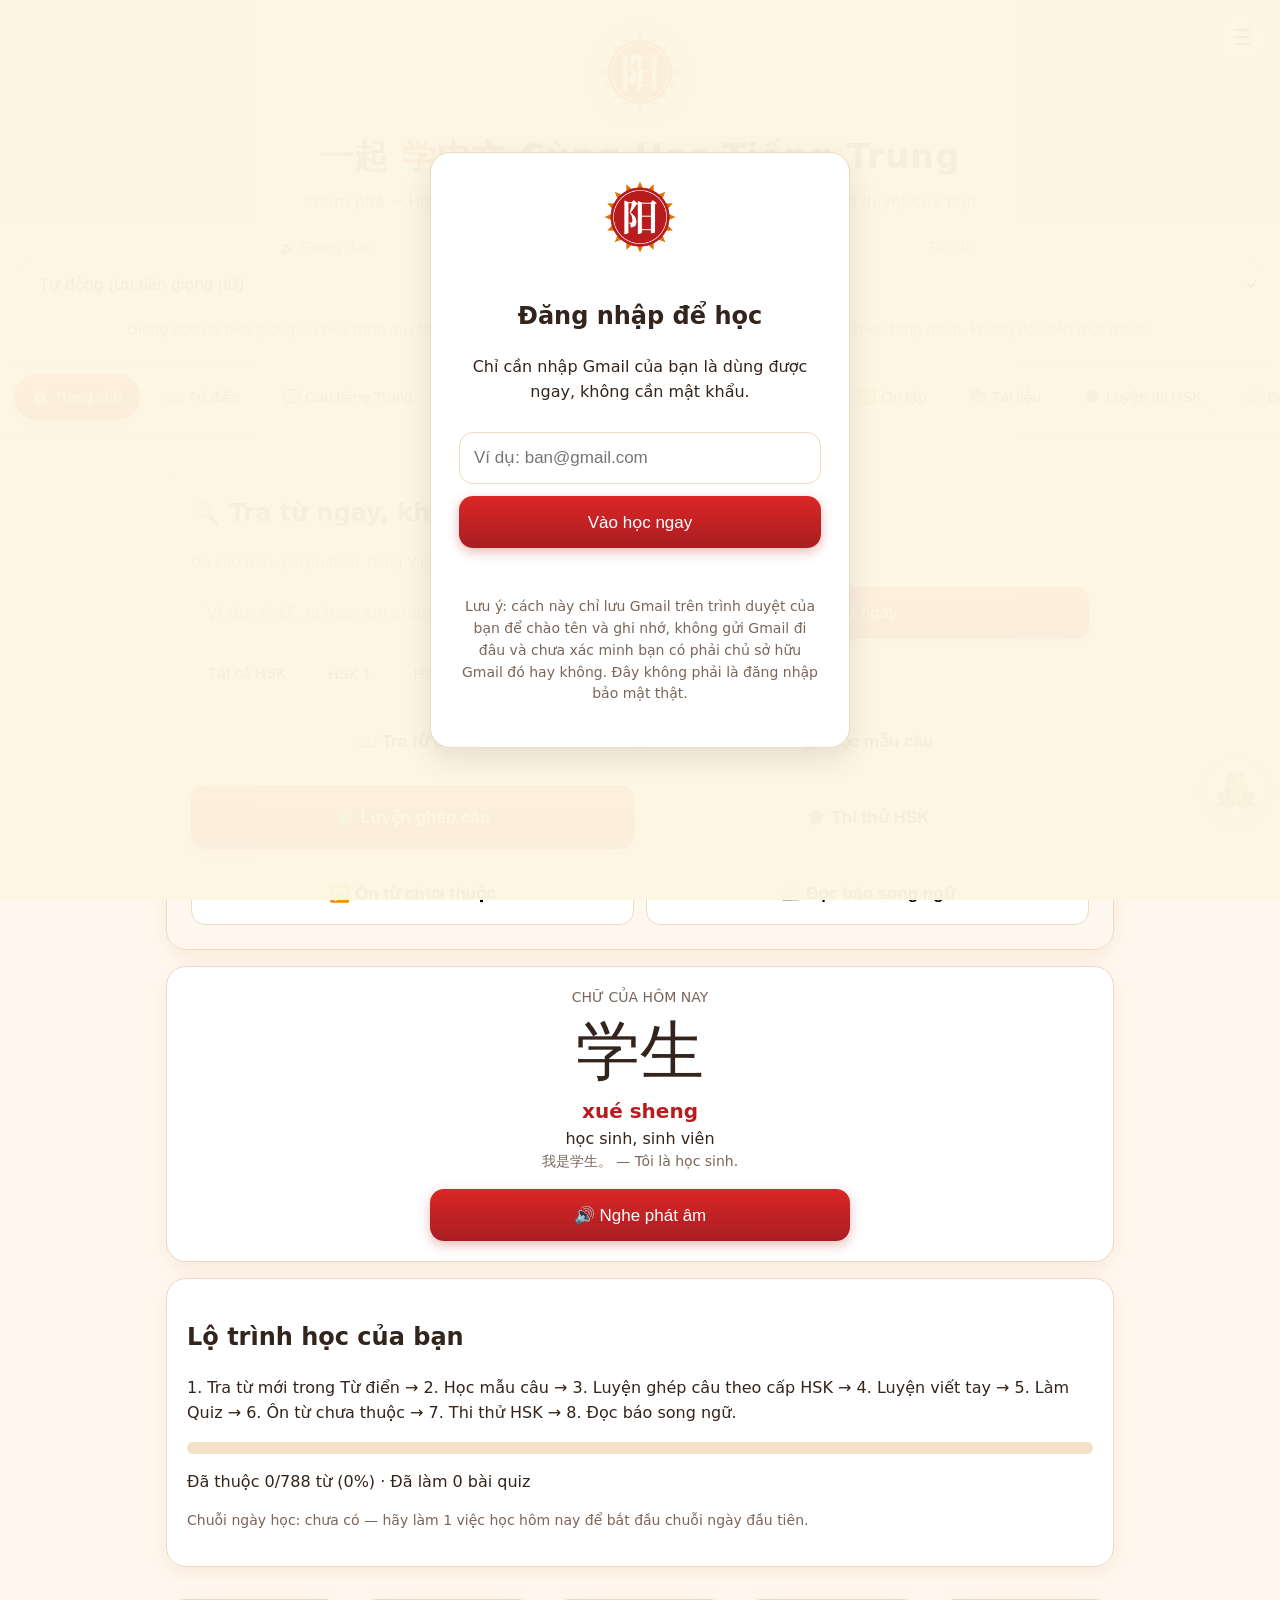
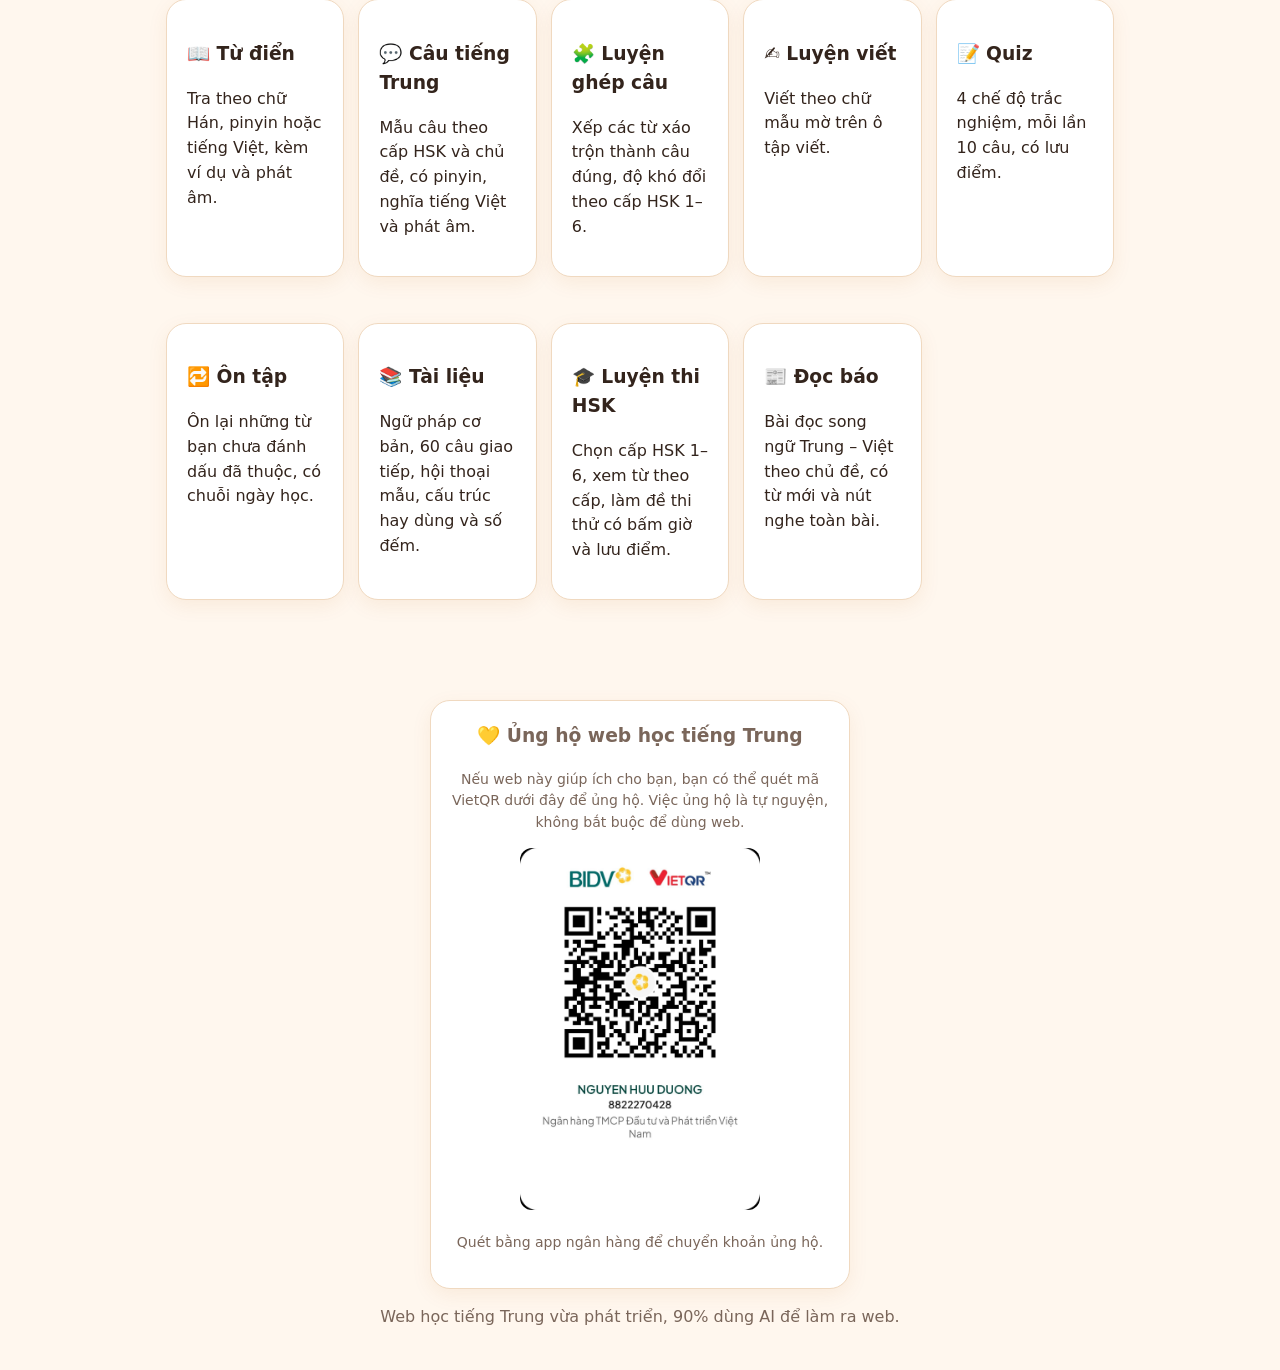
<file: index.html>
<!DOCTYPE html>
<html lang="vi">
<head>
<meta charset="UTF-8">
<meta name="viewport" content="width=device-width, initial-scale=1">
<title>Cùng Học Tiếng Trung</title>
<meta name="description" content="Web học tiếng Trung miễn phí: từ điển HSK 1–6, mẫu câu, luyện ghép câu, luyện viết, quiz, thi thử HSK và ôn từ chưa thuộc.">
<link rel="icon" href="logo-huu-duong-tron.png">
<link rel="stylesheet" href="style.css">
</head>
<body>
<div id="petals" aria-hidden="true"></div>
<button id="menuBtn" aria-label="Mở menu">☰</button>
<div id="menuPanel" hidden>
  <div class="small">Đang học với Gmail</div>
  <div class="menu-email" id="menuEmail">Chưa đăng nhập</div>
  <button class="secondary" id="menuChangeEmail">✉️ Đổi Gmail / Đăng xuất</button>
  <button class="secondary" id="menuTogglePetals">🌸 Tắt hoa đào bay</button>
  <button class="secondary" id="menuHistory">📜 Xem lịch sử sử dụng</button>
  <button class="secondary" id="menuExport">📤 Xuất tiến độ (sao lưu)</button>
  <button class="secondary" id="menuImport">📥 Nhập tiến độ đã sao lưu</button>
  <input type="file" id="importFile" accept=".json" hidden>
</div>
<header>
  <img class="site-logo" src="logo-huu-duong-tron.png" alt="Logo Cùng học tiếng Trung">
  <h1>一起 <span>学中文</span> Cùng Học Tiếng Trung</h1>
  <p>Khám phá → Học → Luyện → Kiểm tra → Ôn lại · Tiến độ lưu trên trình duyệt của bạn</p>
  <div id="userBar" class="user-bar" hidden>
    <span id="userGreeting"></span>
  </div>
  <div class="row" style="justify-content:center;margin-top:10px">
    <label class="small">🔊 Giọng đọc:
      <select id="voiceSelect"><option value="auto">Tự động (ưu tiên giọng nữ)</option></select>
    </label>
    <label class="small">Tốc độ:
      <select id="rateSelect">
        <option value="0.5">0.5× (rất chậm)</option>
        <option value="0.75">0.75× (chậm)</option>
        <option value="1" selected>1× (bình thường)</option>
        <option value="1.25">1.25× (nhanh)</option>
        <option value="1.5">1.5× (rất nhanh)</option>
      </select>
    </label>
  </div>
  <p class="small" style="text-align:center">Giọng đọc ưu tiên giọng nữ nếu trình duyệt của bạn có sẵn; nghe bài đọc sẽ ngắt nghỉ theo dấu câu và theo từng đoạn, không đọc liền một mạch.</p>
</header>

<!-- Màn hình đăng nhập đơn giản: chỉ cần Gmail, không cần mật khẩu -->
<div id="loginGate">
  <div class="login-card">
    <div class="login-frog"><img src="logo-huu-duong-tron.png" alt="Logo 阳" style="width:72px;height:72px;border-radius:50%"></div>
    <h2>Đăng nhập để học</h2>
    <p>Chỉ cần nhập Gmail của bạn là dùng được ngay, không cần mật khẩu.</p>
    <input id="loginEmail" type="email" placeholder="Ví dụ: ban@gmail.com" autocomplete="email">
    <button class="primary" id="loginBtn">Vào học ngay</button>
    <p class="small" id="loginError"></p>
    <p class="small">Lưu ý: cách này chỉ lưu Gmail trên trình duyệt của bạn để chào tên và ghi nhớ, không gửi Gmail đi đâu và chưa xác minh bạn có phải chủ sở hữu Gmail đó hay không. Đây không phải là đăng nhập bảo mật thật.</p>
  </div>
</div>

<nav>
  <button data-tab="home" class="active">🏠 Trang chủ</button>
  <button data-tab="dict">📖 Từ điển</button>
  <button data-tab="sentences">💬 Câu tiếng Trung</button>
  <button data-tab="build">🧩 Luyện ghép câu</button>
  <button data-tab="write">✍️ Luyện viết</button>

  <button data-tab="quiz">📝 Quiz</button>
  <button data-tab="review">🔁 Ôn tập</button>
  <button data-tab="docs">📚 Tài liệu</button>
  <button data-tab="exam">🎓 Luyện thi HSK</button>
  <button data-tab="news">📰 Đọc báo</button>
</nav>

<main>
  <section id="tab-home" class="active">
    <div class="card search-hero">
      <h2 style="margin-top:0">🔍 Tra từ ngay, không cần tìm tab</h2>
      <p class="small">Gõ chữ Hán, pinyin hoặc tiếng Việt rồi bấm Tra ngay, web sẽ mở thẳng thẻ từ chi tiết cho bạn.</p>
      <div class="row">
        <input id="homeSearch" placeholder="Ví dụ: 你好, ni hao, xin chào…">
        <button class="primary" id="homeSearchBtn">Tra ngay</button>
      </div>
      <div class="chips" id="homeHskChips">
        <button data-hsk="">Tất cả HSK</button>
        <button data-hsk="1">HSK 1</button>
        <button data-hsk="2">HSK 2</button>
        <button data-hsk="3">HSK 3</button>
        <button data-hsk="4">HSK 4</button>
        <button data-hsk="5">HSK 5</button>
        <button data-hsk="6">HSK 6</button>
      </div>
      <div class="quick-actions">
        <button class="secondary" onclick="show('dict')">📖 Tra từ điển</button>
        <button class="secondary" onclick="show('sentences')">💬 Học mẫu câu</button>
        <button class="primary" onclick="show('build')">🧩 Luyện ghép câu</button>
        <button class="secondary" onclick="show('exam')">🎓 Thi thử HSK</button>
        <button class="secondary" onclick="show('review')">🔁 Ôn từ chưa thuộc</button>
        <button class="secondary" onclick="show('news')">📰 Đọc báo song ngữ</button>
      </div>
    </div>
    <div class="card" style="text-align:center">
      <div class="small">CHỮ CỦA HÔM NAY</div>
      <div class="han" id="todayHan">你好</div>
      <div class="pinyin" id="todayPinyin">nǐ hǎo</div>
      <div id="todayMeaning"></div>
      <div class="small" id="todayEx"></div>
      <div class="row" style="max-width:420px;margin:16px auto 0"><button class="primary" id="todaySpeak">🔊 Nghe phát âm</button></div>
    </div>

    <div class="card">
      <h2>Lộ trình học của bạn</h2>
      <p>1. Tra từ mới trong Từ điển → 2. Học mẫu câu → 3. Luyện ghép câu theo cấp HSK → 4. Luyện viết tay → 5. Làm Quiz → 6. Ôn từ chưa thuộc → 7. Thi thử HSK → 8. Đọc báo song ngữ.</p>
      <div class="progress"><div id="progressBar"></div></div>
      <p id="progressText"></p>
      <p id="streakText" class="small"></p>
    </div>

    <div class="grid">
      <div class="card" style="cursor:pointer" onclick="show('dict')"><h3>📖 Từ điển</h3><p>Tra theo chữ Hán, pinyin hoặc tiếng Việt, kèm ví dụ và phát âm.</p></div>
      <div class="card" style="cursor:pointer" onclick="show('sentences')"><h3>💬 Câu tiếng Trung</h3><p>Mẫu câu theo cấp HSK và chủ đề, có pinyin, nghĩa tiếng Việt và phát âm.</p></div>
      <div class="card" style="cursor:pointer" onclick="show('build')"><h3>🧩 Luyện ghép câu</h3><p>Xếp các từ xáo trộn thành câu đúng, độ khó đổi theo cấp HSK 1–6.</p></div>
      <div class="card" style="cursor:pointer" onclick="show('write')"><h3>✍️ Luyện viết</h3><p>Viết theo chữ mẫu mờ trên ô tập viết.</p></div>

      <div class="card" style="cursor:pointer" onclick="show('quiz')"><h3>📝 Quiz</h3><p>4 chế độ trắc nghiệm, mỗi lần 10 câu, có lưu điểm.</p></div>
      <div class="card" style="cursor:pointer" onclick="show('review')"><h3>🔁 Ôn tập</h3><p>Ôn lại những từ bạn chưa đánh dấu đã thuộc, có chuỗi ngày học.</p></div>
      <div class="card" style="cursor:pointer" onclick="show('docs')"><h3>📚 Tài liệu</h3><p>Ngữ pháp cơ bản, 60 câu giao tiếp, hội thoại mẫu, cấu trúc hay dùng và số đếm.</p></div>
      <div class="card" style="cursor:pointer" onclick="show('exam')"><h3>🎓 Luyện thi HSK</h3><p>Chọn cấp HSK 1–6, xem từ theo cấp, làm đề thi thử có bấm giờ và lưu điểm.</p></div>
      <div class="card" style="cursor:pointer" onclick="show('news')"><h3>📰 Đọc báo</h3><p>Bài đọc song ngữ Trung – Việt theo chủ đề, có từ mới và nút nghe toàn bài.</p></div>
    </div>
  </section>

  <section id="tab-dict">
    <h2>📖 Từ điển</h2>
    <div id="dictDetail"></div>
    <div class="row">
      <input id="dictSearch" placeholder="Gõ chữ Hán, pinyin hoặc tiếng Việt…">
      <select id="dictHsk"><option value="">Tất cả HSK</option><option value="1">HSK 1</option><option value="2">HSK 2</option><option value="3">HSK 3</option><option value="4">HSK 4</option><option value="5">HSK 5</option><option value="6">HSK 6</option></select>
    </div>
    <div class="grid" id="dictList"></div>
  </section>

  <section id="tab-sentences">
    <h2>💬 Câu tiếng Trung</h2>
    <p class="small">Không chỉ học từ rời rạc nữa: mỗi câu đều có chữ Hán, pinyin, nghĩa tiếng Việt và nút nghe. Kéo ngang để xem các câu tiếp theo.</p>
    <div class="row">
      <select id="sentenceHsk"><option value="">Tất cả HSK</option><option value="1">HSK 1</option><option value="2">HSK 2</option><option value="3">HSK 3</option><option value="4">HSK 4</option><option value="5">HSK 5</option><option value="6">HSK 6</option></select>
      <select id="sentenceTopic"><option value="">Tất cả chủ đề</option><option value="Chào hỏi">Chào hỏi</option><option value="Đời sống">Đời sống</option><option value="Ăn uống">Ăn uống</option><option value="Mua sắm">Mua sắm</option><option value="Du lịch">Du lịch</option><option value="Học tập">Học tập</option><option value="Công việc">Công việc</option><option value="Xã hội">Xã hội</option><option value="Văn hóa">Văn hóa</option></select>
    </div>
    <div class="sentence-row" id="sentenceList"></div>
  </section>

  <section id="tab-build">
    <h2>🧩 Luyện ghép câu</h2>
    <p class="small">Chọn cấp HSK, web xáo trộn các từ của một câu. Bạn bấm các từ theo thứ tự đúng để ghép thành câu, bấm lại từ đã chọn để trả về. Cấp càng cao, câu càng dài và khó hơn.</p>
    <div class="row">
      <select id="buildHsk"><option value="1">HSK 1</option><option value="2">HSK 2</option><option value="3">HSK 3</option><option value="4">HSK 4</option><option value="5">HSK 5</option><option value="6">HSK 6</option></select>
      <button class="primary" id="buildNext">Câu mới</button>
    </div>
    <div class="card">
      <p>Nghĩa cần ghép: <b id="buildMeaning"></b></p>
      <div id="buildBuilt" style="min-height:52px;border:2px dashed var(--line);border-radius:12px;padding:10px;margin:10px 0"></div>
      <div id="buildWords" class="row"></div>
      <div class="row" style="margin-top:12px">
        <button class="primary" id="buildCheck">✓ Kiểm tra</button>
        <button class="secondary" id="buildShow">Xem đáp án</button>
      </div>
      <p id="buildResult"></p>
      <p id="buildScore" class="small"></p>
    </div>
  </section>

  <section id="tab-write">
    <h2>✍️ Luyện viết</h2>
    <div class="card">
      <div class="model" id="writeModel">你</div>
      <p id="writeInfo" style="text-align:center"></p>
      <canvas id="writeCanvas" width="520" height="340"></canvas>
      <p class="small" style="text-align:center">Viết bằng chuột hoặc ngón tay lên khung trắng. Chữ mẫu mờ phía trên chỉ để đối chiếu.</p>
      <div class="row">
        <button class="secondary" id="writeClear">🧹 Xóa và viết lại</button>
        <button class="secondary" id="writeSpeak">🔊 Nghe</button>
        <button class="primary" id="writeNext">Chữ tiếp theo →</button>
      </div>
    </div>
  </section>

  <section id="tab-quiz">
    <h2>📝 Quiz</h2>
    <div class="card">
      <div class="row">
        <select id="quizMode">
          <option value="han-mean">Chữ Hán → nghĩa tiếng Việt</option>
          <option value="pinyin-han">Pinyin → chữ Hán</option>
          <option value="mean-han">Nghĩa → chữ Hán</option>
          <option value="listen">Nghe → chữ Hán</option>
        </select>
        <button class="primary" id="quizStart">Bắt đầu 10 câu</button>
      </div>
      <div id="quizBox" style="margin-top:16px"><p class="small">Chọn chế độ rồi bấm Bắt đầu.</p></div>
    </div>
    <div class="card"><h3>Lịch sử quiz</h3><div id="quizHistory"></div></div>
  </section>

  <section id="tab-review">
    <h2>🔁 Ôn tập</h2>
    <p class="small">Chỉ ôn những từ bạn chưa đánh dấu đã thuộc. Đoán nghĩa trong đầu, bấm Hiện nghĩa để kiểm tra, rồi bấm Đã thuộc nếu bạn nhớ, hoặc Từ tiếp theo nếu chưa nhớ.</p>
    <p id="streakText2" class="small"></p>
    <div class="card">
      <p id="reviewCount" class="small"></p>
      <div id="reviewCard" style="text-align:center"></div>
      <div class="row" style="justify-content:center;margin-top:12px">
        <button class="primary" id="reviewStart">Bắt đầu ôn</button>
        <button class="secondary" id="reviewReveal">👁️ Hiện nghĩa</button>
        <button class="secondary" id="reviewSpeak">🔊 Nghe</button>
        <button class="secondary" id="reviewKnown">★ Đã thuộc</button>
        <button class="secondary" id="reviewNext">Từ tiếp theo →</button>
      </div>
      <p id="reviewResult" class="small" style="text-align:center"></p>
    </div>
  </section>

  <section id="tab-docs">
    <h2>📚 Tài liệu học thêm</h2>
    <div class="card">
      <h3>1. Ngữ pháp cơ bản, nhớ là dùng được ngay</h3>
      <p><b>Trật tự câu:</b> Chủ ngữ + Động từ + Tân ngữ. Ví dụ: 我爱中国 (Tôi yêu Trung Quốc).</p>
      <p><b>是 (shì) – là:</b> 我是学生 (Tôi là học sinh). Không dùng 是 trước tính từ, mà dùng 很: 他很高 (Anh ấy rất cao).</p>
      <p><b>有 (yǒu) – có:</b> 我有一本书 (Tôi có một cuốn sách). Phủ định là 没有, không phải 不有.</p>
      <p><b>的 (de) – của:</b> 我的书 (Sách của tôi), 漂亮的衣服 (Quần áo đẹp).</p>
      <p><b>了 (le) – đã / rồi:</b> 我吃饭了 (Tôi ăn cơm rồi). Đặt sau động từ hoặc cuối câu.</p>
      <p><b>吗 (ma) – câu hỏi có / không:</b> 你是中国人吗？ (Bạn là người Trung Quốc phải không?). Trả lời: 是 / 不是.</p>
      <p><b>会 / 能 / 可以:</b> 会 = biết làm gì đó qua học tập; 能 = có khả năng / điều kiện cho phép; 可以 = được phép. Ví dụ: 我会说汉语, 你能帮我吗？, 可以进来吗？</p>
      <p><b>在 + địa điểm + động từ:</b> 我在学校学习 (Tôi học ở trường).</p>
    </div>
    <div class="card">
      <h3>2. 30 câu giao tiếp thông dụng nhất</h3>
      <table>
        <tr><th>Tiếng Trung</th><th>Pinyin</th><th>Tiếng Việt</th></tr>
        <tr><td>你好</td><td>nǐ hǎo</td><td>Xin chào</td></tr>
        <tr><td>你叫什么名字？</td><td>nǐ jiào shén me míng zi?</td><td>Bạn tên là gì?</td></tr>
        <tr><td>我叫……</td><td>wǒ jiào……</td><td>Tôi tên là……</td></tr>
        <tr><td>你是哪国人？</td><td>nǐ shì nǎ guó rén?</td><td>Bạn là người nước nào?</td></tr>
        <tr><td>我是越南人。</td><td>wǒ shì Yuè nán rén.</td><td>Tôi là người Việt Nam.</td></tr>
        <tr><td>你好吗？</td><td>nǐ hǎo ma?</td><td>Bạn khỏe không?</td></tr>
        <tr><td>我很好，谢谢。</td><td>wǒ hěn hǎo, xiè xie.</td><td>Tôi rất khỏe, cảm ơn.</td></tr>
        <tr><td>对不起</td><td>duì bu qǐ</td><td>Xin lỗi</td></tr>
        <tr><td>没关系</td><td>méi guān xi</td><td>Không sao</td></tr>
        <tr><td>请问，……在哪里？</td><td>qǐng wèn, …… zài nǎ lǐ?</td><td>Xin hỏi, …… ở đâu?</td></tr>
        <tr><td>这个多少钱？</td><td>zhè ge duō shao qián?</td><td>Cái này bao nhiêu tiền?</td></tr>
        <tr><td>太贵了，便宜一点吧。</td><td>tài guì le, pián yi yì diǎn ba.</td><td>Đắt quá, rẻ chút đi.</td></tr>
        <tr><td>我要这个。</td><td>wǒ yào zhè ge.</td><td>Tôi muốn cái này.</td></tr>
        <tr><td>我不要。</td><td>wǒ bú yào.</td><td>Tôi không muốn.</td></tr>
        <tr><td>请给我一杯水。</td><td>qǐng gěi wǒ yì bēi shuǐ.</td><td>Cho tôi một cốc nước.</td></tr>
        <tr><td>服务员，买单！</td><td>fú wù yuán, mǎi dān!</td><td>Phục vụ, tính tiền!</td></tr>
        <tr><td>我听不懂。</td><td>wǒ tīng bu dǒng.</td><td>Tôi nghe không hiểu.</td></tr>
        <tr><td>请说慢一点。</td><td>qǐng shuō màn yì diǎn.</td><td>Xin nói chậm một chút.</td></tr>
        <tr><td>你会说英语吗？</td><td>nǐ huì shuō Yīng yǔ ma?</td><td>Bạn biết nói tiếng Anh không?</td></tr>
        <tr><td>我会说一点汉语。</td><td>wǒ huì shuō yì diǎn Hàn yǔ.</td><td>Tôi biết nói một chút tiếng Trung.</td></tr>
        <tr><td>现在几点？</td><td>xiàn zài jǐ diǎn?</td><td>Bây giờ mấy giờ?</td></tr>
        <tr><td>今天星期几？</td><td>jīn tiān xīng qī jǐ?</td><td>Hôm nay là thứ mấy?</td></tr>
        <tr><td>我饿了。</td><td>wǒ è le.</td><td>Tôi đói rồi.</td></tr>
        <tr><td>我累了。</td><td>wǒ lèi le.</td><td>Tôi mệt rồi.</td></tr>
        <tr><td>祝你好运！</td><td>zhù nǐ hǎo yùn!</td><td>Chúc bạn may mắn!</td></tr>
        <tr><td>生日快乐！</td><td>shēng rì kuài lè!</td><td>Sinh nhật vui vẻ!</td></tr>
        <tr><td>新年快乐！</td><td>xīn nián kuài lè!</td><td>Năm mới vui vẻ!</td></tr>
        <tr><td>再见！</td><td>zài jiàn!</td><td>Tạm biệt!</td></tr>
        <tr><td>明天见！</td><td>míng tiān jiàn!</td><td>Ngày mai gặp lại!</td></tr>
        <tr><td>谢谢你的帮助。</td><td>xiè xie nǐ de bāng zhù.</td><td>Cảm ơn sự giúp đỡ của bạn.</td></tr>
      </table>
    </div>
    <div class="card">
      <h3>2b. Thêm 30 câu giao tiếp (nâng cao hơn)</h3>
      <table>
        <tr><th>Tiếng Trung</th><th>Pinyin</th><th>Tiếng Việt</th></tr>
        <tr><td>你最近怎么样？</td><td>nǐ zuì jìn zěn me yàng?</td><td>Gần đây bạn thế nào?</td></tr>
        <tr><td>我最近很忙。</td><td>wǒ zuì jìn hěn máng.</td><td>Gần đây tôi rất bận.</td></tr>
        <tr><td>你住在哪里？</td><td>nǐ zhù zài nǎ lǐ?</td><td>Bạn ở đâu?</td></tr>
        <tr><td>我住在河内。</td><td>wǒ zhù zài Hé nèi.</td><td>Tôi ở Hà Nội.</td></tr>
        <tr><td>你喜欢什么运动？</td><td>nǐ xǐ huan shén me yùn dòng?</td><td>Bạn thích môn thể thao nào?</td></tr>
        <tr><td>我喜欢跑步和游泳。</td><td>wǒ xǐ huan pǎo bù hé yóu yǒng.</td><td>Tôi thích chạy bộ và bơi lội.</td></tr>
        <tr><td>你几点起床？</td><td>nǐ jǐ diǎn qǐ chuáng?</td><td>Bạn dậy lúc mấy giờ?</td></tr>
        <tr><td>我六点起床。</td><td>wǒ liù diǎn qǐ chuáng.</td><td>Tôi dậy lúc sáu giờ.</td></tr>
        <tr><td>你吃早饭了吗？</td><td>nǐ chī zǎo fàn le ma?</td><td>Bạn ăn sáng chưa?</td></tr>
        <tr><td>我还没吃。</td><td>wǒ hái méi chī.</td><td>Tôi chưa ăn.</td></tr>
        <tr><td>我们一起去吃饭吧。</td><td>wǒ men yì qǐ qù chī fàn ba.</td><td>Chúng ta cùng đi ăn cơm nhé.</td></tr>
        <tr><td>好啊，我请客。</td><td>hǎo a, wǒ qǐng kè.</td><td>Được, tôi mời.</td></tr>
        <tr><td>你会做饭吗？</td><td>nǐ huì zuò fàn ma?</td><td>Bạn biết nấu cơm không?</td></tr>
        <tr><td>我会做一点。</td><td>wǒ huì zuò yì diǎn.</td><td>Tôi biết làm một chút.</td></tr>
        <tr><td>这个菜很好吃。</td><td>zhè ge cài hěn hǎo chī.</td><td>Món này rất ngon.</td></tr>
        <tr><td>你去过中国吗？</td><td>nǐ qù guo Zhōng guó ma?</td><td>Bạn đã từng đến Trung Quốc chưa?</td></tr>
        <tr><td>我去过一次。</td><td>wǒ qù guo yí cì.</td><td>Tôi đã đi một lần.</td></tr>
        <tr><td>你最喜欢哪个城市？</td><td>nǐ zuì xǐ huan nǎ ge chéng shì?</td><td>Bạn thích thành phố nào nhất?</td></tr>
        <tr><td>我最喜欢北京。</td><td>wǒ zuì xǐ huan Běi jīng.</td><td>Tôi thích Bắc Kinh nhất.</td></tr>
        <tr><td>今天天气怎么样？</td><td>jīn tiān tiān qì zěn me yàng?</td><td>Hôm nay thời tiết thế nào?</td></tr>
        <tr><td>今天很热。</td><td>jīn tiān hěn rè.</td><td>Hôm nay rất nóng.</td></tr>
        <tr><td>明天会下雨吗？</td><td>míng tiān huì xià yǔ ma?</td><td>Ngày mai sẽ mưa không?</td></tr>
        <tr><td>可能不会。</td><td>kě néng bú huì.</td><td>Có thể sẽ không.</td></tr>
        <tr><td>你学汉语多久了？</td><td>nǐ xué Hàn yǔ duō jiǔ le?</td><td>Bạn học tiếng Trung bao lâu rồi?</td></tr>
        <tr><td>我学了一年。</td><td>wǒ xué le yì nián.</td><td>Tôi học một năm rồi.</td></tr>
        <tr><td>你的汉语说得很好。</td><td>nǐ de Hàn yǔ shuō de hěn hǎo.</td><td>Tiếng Trung của bạn nói rất tốt.</td></tr>
        <tr><td>哪里哪里，还差得远。</td><td>nǎ lǐ nǎ lǐ, hái chà de yuǎn.</td><td>Đâu có, còn kém xa.</td></tr>
        <tr><td>请等我一下。</td><td>qǐng děng wǒ yí xià.</td><td>Xin đợi tôi một chút.</td></tr>
        <tr><td>没问题。</td><td>méi wèn tí.</td><td>Không vấn đề gì.</td></tr>
        <tr><td>我先走了，再见！</td><td>wǒ xiān zǒu le, zài jiàn!</td><td>Tôi đi trước đây, tạm biệt!</td></tr>
      </table>
    </div>
    <div class="card">
      <h3>5. 10 cấu trúc ngữ pháp hay dùng</h3>
      <p><b>不但…而且… (bùdàn…érqiě…):</b> không những… mà còn… — 他不但会说汉语，而且会说英语。</p>
      <p><b>除了…还… (chúle…hái…):</b> ngoài… còn… — 除了汉语，他还会说英语。</p>
      <p><b>如果…就… (rúguǒ…jiù…):</b> nếu… thì… — 如果明天下雨，我们就不去爬山。</p>
      <p><b>只有…才… (zhǐyǒu…cái…):</b> chỉ có… mới… — 只有努力学习，才能取得好成绩。</p>
      <p><b>越…越… (yuè…yuè…):</b> càng… càng… — 天气越来越冷了。</p>
      <p><b>一…就… (yì…jiù…):</b> vừa… đã… — 他一回家就开始做作业。</p>
      <p><b>不管…都… (bùguǎn…dōu…):</b> bất luận… đều… — 不管多忙，他都坚持学习。</p>
      <p><b>不是…而是… (bú shì…ér shì…):</b> không phải… mà là… — 他不是老师，而是学生。</p>
      <p><b>对…来说 (duì…lái shuō):</b> đối với… mà nói — 对我来说，汉语很有意思。</p>
      <p><b>先…然后… (xiān…ránhòu…):</b> trước… sau đó… — 先吃饭，然后去散步。</p>
    </div>
    <div class="card">
      <h3>5b. Ngữ pháp HSK 2–3–4, học theo cấp</h3>
      <p><b>HSK 2 – 比 (bǐ):</b> so sánh hơn — 他比我高。 (Anh ấy cao hơn tôi.)</p>
      <p><b>HSK 2 – 把 (bǎ):</b> đưa tân ngữ lên trước động từ — 请把书给我。 (Hãy đưa sách cho tôi.)</p>
      <p><b>HSK 2 – 被 (bèi):</b> bị động — 我的书被他借走了。 (Sách của tôi bị anh ấy mượn đi rồi.)</p>
      <p><b>HSK 2 – Động từ + 得 (de) + tính từ:</b> bổ ngữ mức độ — 他跑得很快。 (Anh ấy chạy rất nhanh.)</p>
      <p><b>HSK 2 – 着 (zhe):</b> trạng thái đang tiếp diễn — 门开着。 (Cửa đang mở.)</p>
      <p><b>HSK 2 – 过 (guo):</b> đã từng — 我去过中国。 (Tôi đã từng đến Trung Quốc.)</p>
      <p><b>HSK 3 – 只要…就… (zhǐyào…jiù…):</b> chỉ cần… thì… — 只要努力，就会有进步。</p>
      <p><b>HSK 3 – 无论…都… (wúlùn…dōu…):</b> bất luận… đều… — 无论多忙，他都坚持学习。</p>
      <p><b>HSK 3 – 既然…就… (jìrán…jiù…):</b> đã… thì… — 既然来了，就好好学吧。</p>
      <p><b>HSK 3 – 除了…以外 (chúle…yǐwài):</b> ngoài… ra — 除了汉语，他还会英语。</p>
      <p><b>HSK 4 – 尽管…还是… (jǐnguǎn…háishì…):</b> dù… vẫn… — 尽管很忙，他还是来了。</p>
      <p><b>HSK 4 – 随着… (suízhe…):</b> cùng với… — 随着城市的发展，交通越来越方便。</p>
      <p><b>HSK 4 – 至于… (zhìyú…):</b> còn về… — 至于价格，我们以后再谈。</p>
      <p><b>HSK 4 – 尤其是… (yóuqí shì…):</b> đặc biệt là… — 我喜欢水果，尤其是苹果。</p>
      <p><b>HSK 4 – 甚至… (shènzhì…):</b> thậm chí… — 他甚至忘了吃饭。</p>
      <p><b>HSK 4 – 难道… (nándào…):</b> chẳng lẽ… — 难道你不知道吗？</p>
    </div>
    <div class="card">
      <h3>6. Từ vựng theo chủ đề (tra nhanh trong Từ điển)</h3>
      <p><b>Gia đình:</b> 爸爸, 妈妈, 哥哥, 姐姐, 弟弟, 妹妹, 孩子, 朋友.</p>
      <p><b>Ăn uống:</b> 米饭, 面条, 水, 茶, 咖啡, 苹果, 香蕉, 鸡蛋, 水果.</p>
      <p><b>Du lịch:</b> 飞机, 火车, 汽车, 酒店, 机场, 公园, 博物馆, 旅行.</p>
      <p><b>Công việc:</b> 工作, 公司, 老师, 学生, 医生, 会议, 任务, 努力, 机会.</p>
      <p><b>Sức khỏe:</b> 身体, 健康, 运动, 医院, 医生, 药, 病, 累, 饿.</p>
      <p><b>Thời tiết:</b> 天气, 雨, 雪, 风, 冷, 热, 晴, 阴, 温度.</p>
      <p><b>Học tập:</b> 学习, 学校, 书, 笔, 考试, 作业, 老师, 同学, 知识.</p>
      <p><b>Xã hội:</b> 社会, 环境, 文化, 历史, 政治, 经济, 发展, 未来.</p>
    </div>
    <div class="card">
      <h3>3. Hội thoại mẫu ngắn</h3>
      <p><b>Chào hỏi:</b> A: 你好！你叫什么名字？ B: 你好！我叫小明。你呢？ A: 我叫小红。很高兴认识你！ B: 我也是！</p>
      <p><b>Mua đồ:</b> A: 这个多少钱？ B: 五十块。 A: 太贵了，四十块可以吗？ B: 好吧，四十块。</p>
      <p><b>Nhà hàng:</b> A: 服务员，请给我菜单。 B: 好的。 A: 我要一碗面条和一杯茶。 B: 好的，请稍等。</p>
      <p><b>Hỏi đường:</b> A: 请问，银行在哪里？ B: 银行在超市旁边，一直走就到了。 A: 谢谢！ B: 不客气。</p>
    </div>
    <div class="card">
      <h3>4. Số đếm, ngày tháng, thứ trong tuần</h3>
      <p><b>Số:</b> 一 1, 二 2, 三 3, 四 4, 五 5, 六 6, 七 7, 八 8, 九 9, 十 10, 百 100, 千 1000.</p>
      <p><b>Ngày tháng:</b> 年 năm, 月 tháng, 日 / 号 ngày. Ví dụ: 2026年11月1日 = ngày 1 tháng 11 năm 2026.</p>
      <p><b>Thứ:</b> 星期一 thứ 2, 星期二 thứ 3, 星期三 thứ 4, 星期四 thứ 5, 星期五 thứ 6, 星期六 thứ 7, 星期天 / 星期日 chủ nhật.</p>
      <p><b>Buổi:</b> 早上 buổi sáng, 中午 buổi trưa, 下午 buổi chiều, 晚上 buổi tối.</p>
      <p class="small">Mẹo học: mỗi ngày học 10 từ mới trong Từ điển, học mẫu câu trong tab Câu tiếng Trung, rồi luyện ghép câu theo cấp HSK. Tài liệu này dùng chung với 788 từ trong Từ điển của web.</p>
    </div>
  </section>

  <section id="tab-exam">
    <h2>🎓 Luyện thi HSK</h2>
    <div class="card">
      <p class="small">Kiểu tra từ như từ điển HSK: bấm một từ để xem chữ lớn, pinyin, nghĩa tiếng Việt, ví dụ và từ liên quan. Web hiện có từ mẫu HSK 1–6, chưa phải toàn bộ danh sách chính thức, nên bạn dùng để ôn theo cấp, không thay cho đề thi thật.</p>
      <div class="row">
        <select id="examLevel">
          <option value="1">HSK 1 — cơ bản</option>
          <option value="2">HSK 2 — cơ bản</option>
          <option value="3">HSK 3 — trung cấp</option>
          <option value="4">HSK 4 — trung cấp cao</option>
          <option value="5">HSK 5 — nâng cao</option>
          <option value="6">HSK 6 — nâng cao</option>
        </select>
        <select id="examMode">
          <option value="han-mean">Chữ Hán → nghĩa</option>
          <option value="pinyin-han">Pinyin → chữ Hán</option>
          <option value="listen">Nghe → chữ Hán</option>
          <option value="read">Đọc câu → chọn dịch đúng</option>
        </select>
        <select id="examCount">
          <option value="10">10 câu</option>
          <option value="20">20 câu</option>
        </select>
        <button class="primary" id="examStart">Bắt đầu thi thử</button>
      </div>
      <p class="small" id="examInfo"></p>
      <div id="examBox" style="margin-top:16px"><p class="small">Chọn cấp và chế độ rồi bấm Bắt đầu thi thử. Đề thi thử có bấm giờ 10 phút.</p></div>
    </div>
    <div class="card">
      <h3>📝 Đề thi thử mô phỏng theo đề thật</h3>
      <p class="small">Không chỉ ôn từ rời rạc nữa: đề này có 3 phần Nghe – Đọc – Viết/Ngữ pháp, HSK 1, 5, 6 có 9 câu, HSK 2, 3, 4 có 15 câu, bấm giờ 15 phút, chọn đáp án là chuyển câu tiếp theo, không báo đúng sai giữa chừng như thi thật. Cuối bài mới chấm điểm và xem giải thích từng câu, chuẩn đạt mô phỏng là 60% số câu của đề đó.</p>
      <div class="row">
        <select id="mockLevel">
          <option value="1">HSK 1</option>
          <option value="2">HSK 2</option>
          <option value="3">HSK 3</option>
          <option value="4">HSK 4</option>
          <option value="5">HSK 5</option>
          <option value="6">HSK 6</option>
        </select>
        <button class="primary" id="mockStart">Làm đề thi thử</button>
      </div>
      <div id="mockBox" style="margin-top:16px"><p class="small">Chọn cấp rồi bấm Làm đề thi thử.</p></div>
      <div id="mockHistory"></div>
    </div>
    <div class="card">
      <h3>📋 Cấu trúc thi HSK để tham khảo</h3>
      <p class="small">HSK 1–2: tổng điểm tối đa 200, đạt từ 120. HSK 3–6: tổng điểm tối đa 300, đạt từ 180. Các cấp cao hơn có thêm phần nghe dài hơn, đọc hiểu dài hơn và viết đoạn văn. Số từ tham khảo theo chuẩn cũ: HSK 1 khoảng 150 từ, HSK 2 khoảng 300 từ, HSK 3 khoảng 600 từ, HSK 4 khoảng 1.200 từ, HSK 5 khoảng 2.500 từ, HSK 6 khoảng 5.000 từ trở lên.</p>
      <div id="examHistory"></div>
    </div>
    <div class="card">
      <h3>🔍 Từ theo cấp đã chọn</h3>
      <div id="examWordDetail"></div>
      <div class="grid" id="examWordList"></div>
    </div>
  </section>

  <section id="tab-history">
    <h2>📜 Lịch sử sử dụng</h2>
    <p class="small">Web ghi lại những việc bạn đã làm ở đây, mới nhất ở trên cùng, để bạn biết mình đã học tới đâu. Lịch sử này chỉ lưu trên trình duyệt này, theo Gmail bạn đang dùng.</p>
    <div class="row">
      <button class="secondary" id="historyClear">🗑️ Xóa lịch sử</button>
      <button class="secondary" id="historyExport">📤 Xuất tiến độ (sao lưu)</button>
      <button class="secondary" id="historyImport">📥 Nhập tiến độ đã sao lưu</button>
    </div>
    <p class="small">Tiến độ chỉ lưu trên trình duyệt này. Bạn nên bấm Xuất tiến độ để tải file sao lưu về máy, khi đổi điện thoại hoặc xóa dữ liệu trình duyệt thì bấm Nhập tiến độ để khôi phục lại.</p>
    <div id="historyList" style="margin-top:16px"></div>
  </section>

  <section id="tab-news">
    <h2>📰 Đọc báo</h2>
    <div class="card">
      <p class="small">Các bài dưới đây là <b>bài luyện đọc tự viết, văn ngắn và thơ cổ đã hết bản quyền</b>, không phải bài báo thật lấy từ một tờ báo nào, nên không ghi tên báo hay ngày đăng thật. Mỗi bài có bản tiếng Trung, bản dịch tiếng Việt, từ mới và nút nghe toàn bài.</p>
      <p class="small">Cách học: đọc bản tiếng Trung trước, đoán nghĩa, bấm “Hiện bản dịch + pinyin” để đối chiếu cả pinyin và nghĩa, rồi bấm vào từ mới để xem lại trong Từ điển. Cần dịch câu khác, bấm ảnh ếch xanh ở góc phải dưới.</p>
      <div class="row">
        <select id="newsTopic"><option value="all">Tất cả chủ đề</option><option>Sức khỏe</option><option>Giao thông</option><option>Môi trường</option><option>Công nghệ</option><option>Giáo dục</option><option>Văn hóa</option><option>Du lịch</option><option>Kinh tế</option><option>Ẩm thực</option><option>Thể thao</option><option>Xã hội</option><option>Mua sắm</option><option>Đời sống</option><option>Thơ cổ</option><option>Trích dẫn sách</option><option>Gia đình</option><option>Học tập</option><option>Công việc</option></select>
        <select id="newsHsk"><option value="0">Tất cả cấp HSK</option><option value="2">HSK 2</option><option value="3">HSK 3</option><option value="4">HSK 4</option><option value="5">HSK 5</option></select>
      </div>
      <div id="newsList" class="grid" style="margin-top:16px"></div>
      <div id="newsDetail" style="margin-top:16px"></div>
    </div>
  </section>
</main>

<footer>
  <div class="card" style="text-align:center;max-width:420px;margin:0 auto 16px">
    <h3 style="margin-top:0">💛 Ủng hộ web học tiếng Trung</h3>
    <p class="small">Nếu web này giúp ích cho bạn, bạn có thể quét mã VietQR dưới đây để ủng hộ. Việc ủng hộ là tự nguyện, không bắt buộc để dùng web.</p>
    <img src="qr-donate.jpg" alt="Mã QR ủng hộ qua VietQR BIDV" style="width:240px;max-width:80%;height:auto;border-radius:12px">
    <p class="small">Quét bằng app ngân hàng để chuyển khoản ủng hộ.</p>
  </div>
  <p>Web học tiếng Trung vừa phát triển, 90% dùng AI để làm ra web.</p>
</footer>

<!-- Ô chat nhỏ kiểu nhắn tin, hiện ở mọi tab -->
<button id="chatFab" aria-label="Mở công cụ dịch Trung - Việt"><img src="ech-xanh.webp" alt="Ếch xanh - công cụ dịch"></button>
<div id="chatBox" hidden>
  <div class="chat-head">
    <span>🌐 Dịch Trung – Việt</span>
    <button id="chatClose" aria-label="Đóng khung dịch">×</button>
  </div>
  <div id="miniChat" class="chat mini-chat"></div>
  <div class="chat-input">
    <input id="miniInput" placeholder="Gõ câu tiếng Trung hoặc tiếng Việt để dịch…">
    <button id="miniSend">Dịch</button>
  </div>
  <div class="chat-chips">
    <button onclick="miniAsk('我爱中国')">Dịch: 我爱中国</button>
    <button onclick="miniAsk('Tôi yêu Trung Quốc')">Dịch: Tôi yêu Trung Quốc</button>
    <button onclick="miniAsk('giải thích: 学习')">Giải thích: 学习</button>
  </div>
</div>

<script src="data.js"></script>
<script src="hsk456.js"></script>
<script src="hsk3v29.js"></script>
<script src="wordsv33.js"></script>
<script src="wordsv34.js"></script>
<script src="wordsv35.js"></script>
<script src="mock_exams.js"></script>
<script src="mockv34.js"></script>
<script src="sentences.js"></script>
<script src="sentences2.js"></script>
<script src="sentences3.js"></script>
<script src="sentences4.js"></script>
<script src="sentences5.js"></script>
<script src="news.js"></script>
<script src="news2.js"></script>
<script src="news3.js"></script>
<script src="newsPinyin.js"></script>
<script src="app.js"></script>
</body>
</html>
</file>
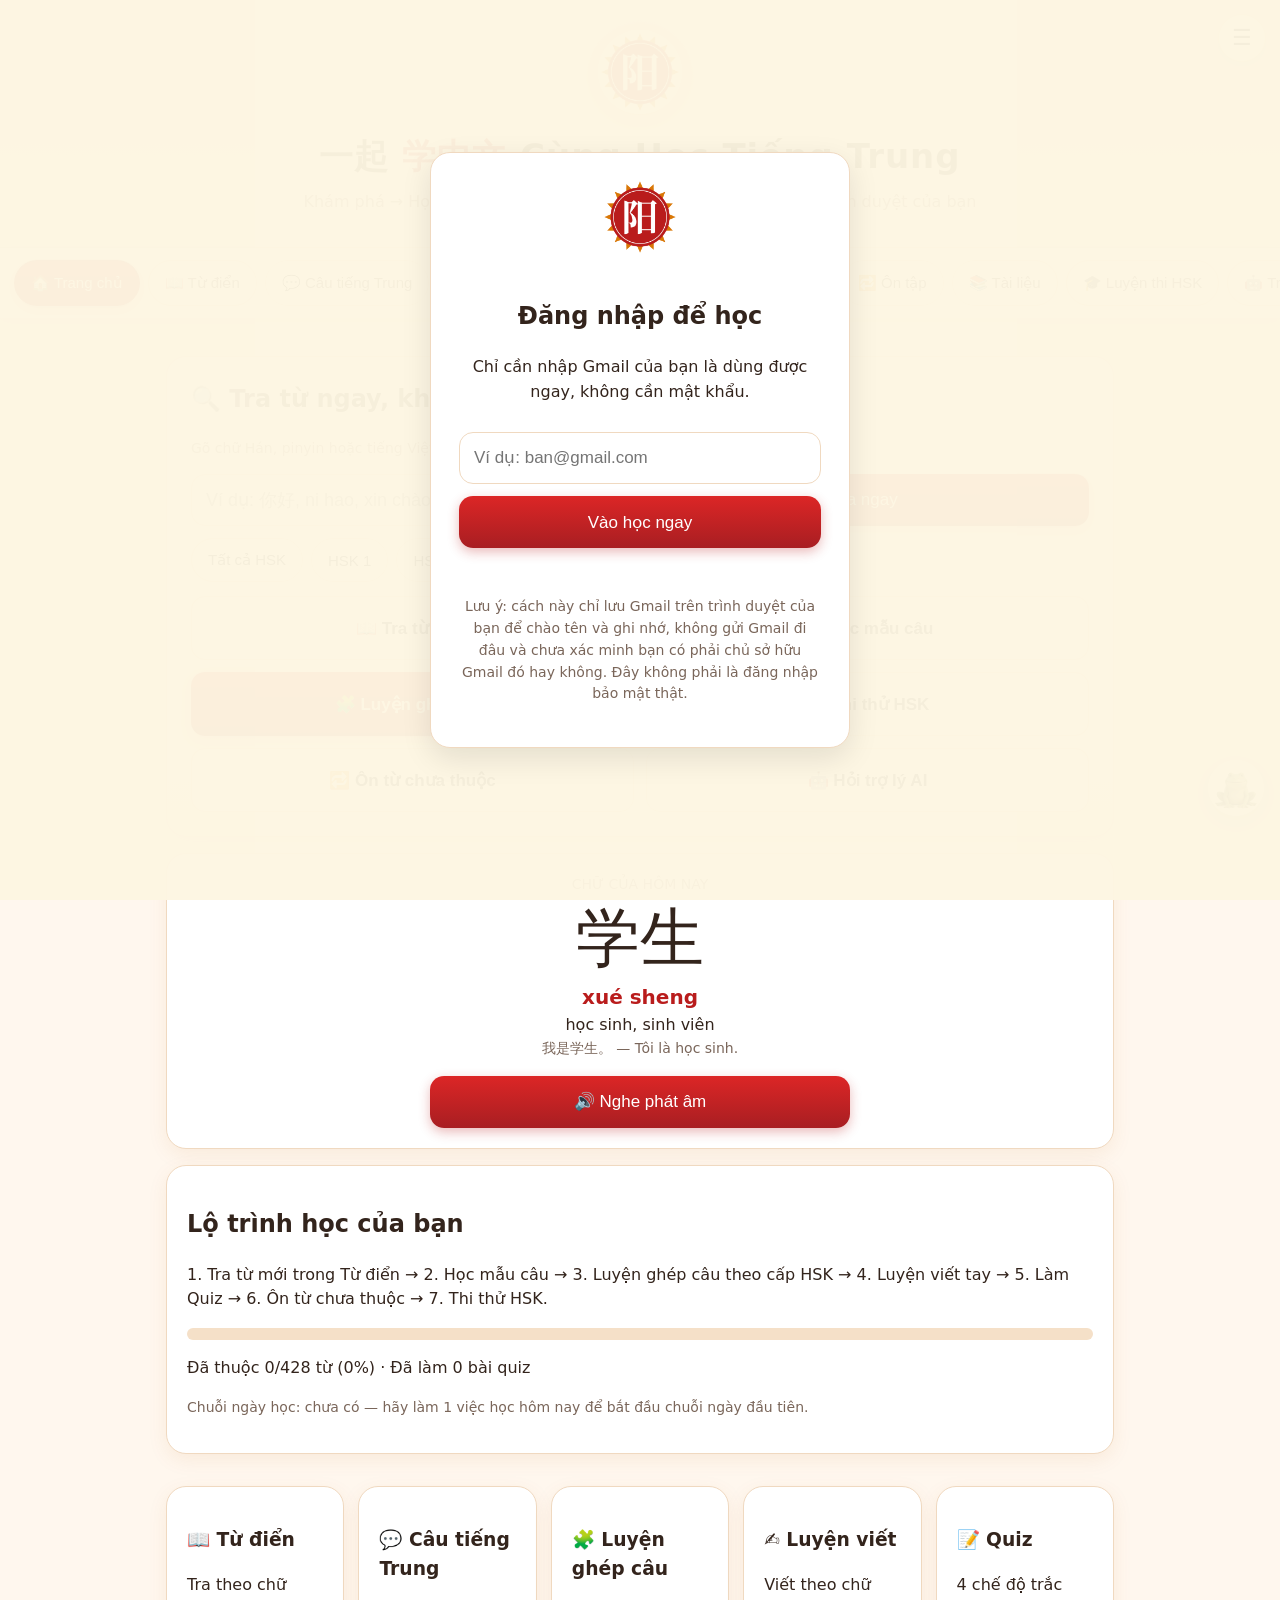
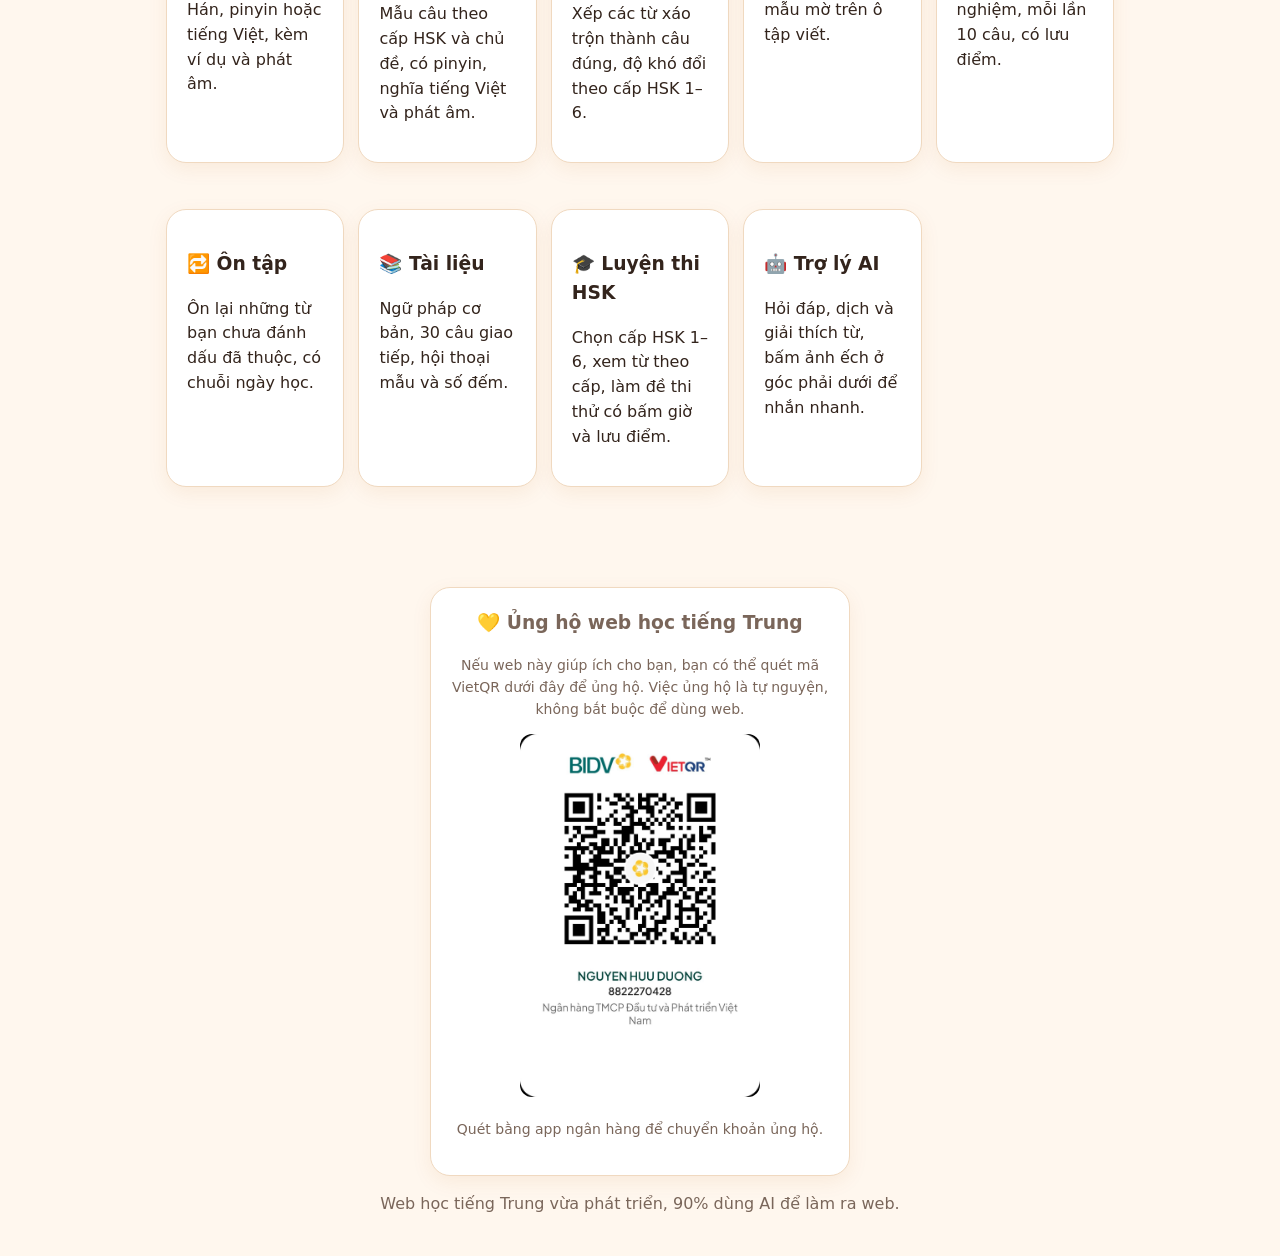
<file: Bản v29 cho GitHub Pages_1/index.html>
<!DOCTYPE html>
<html lang="vi">
<head>
<meta charset="UTF-8">
<meta name="viewport" content="width=device-width, initial-scale=1">
<title>Cùng Học Tiếng Trung</title>
<meta name="description" content="Web học tiếng Trung miễn phí: từ điển HSK 1–6, mẫu câu, luyện ghép câu, luyện viết, quiz, thi thử HSK và ôn từ chưa thuộc.">
<link rel="icon" href="logo-huu-duong-tron.png">
<link rel="stylesheet" href="style.css">
</head>
<body>
<div id="petals" aria-hidden="true"></div>
<button id="menuBtn" aria-label="Mở menu">☰</button>
<div id="menuPanel" hidden>
  <div class="small">Đang học với Gmail</div>
  <div class="menu-email" id="menuEmail">Chưa đăng nhập</div>
  <button class="secondary" id="menuChangeEmail">✉️ Đổi Gmail / Đăng xuất</button>
  <button class="secondary" id="menuTogglePetals">🌸 Tắt hoa đào bay</button>
  <button class="secondary" id="menuHistory">📜 Xem lịch sử sử dụng</button>
  <button class="secondary" id="menuExport">📤 Xuất tiến độ (sao lưu)</button>
  <button class="secondary" id="menuImport">📥 Nhập tiến độ đã sao lưu</button>
  <input type="file" id="importFile" accept=".json" hidden>
</div>
<header>
  <img class="site-logo" src="logo-huu-duong-tron.png" alt="Logo Cùng học tiếng Trung">
  <h1>一起 <span>学中文</span> Cùng Học Tiếng Trung</h1>
  <p>Khám phá → Học → Luyện → Kiểm tra → Ôn lại · Tiến độ lưu trên trình duyệt của bạn</p>
  <div id="userBar" class="user-bar" hidden>
    <span id="userGreeting"></span>
  </div>
</header>

<!-- Màn hình đăng nhập đơn giản: chỉ cần Gmail, không cần mật khẩu -->
<div id="loginGate">
  <div class="login-card">
    <div class="login-frog"><img src="logo-huu-duong-tron.png" alt="Logo 阳" style="width:72px;height:72px;border-radius:50%"></div>
    <h2>Đăng nhập để học</h2>
    <p>Chỉ cần nhập Gmail của bạn là dùng được ngay, không cần mật khẩu.</p>
    <input id="loginEmail" type="email" placeholder="Ví dụ: ban@gmail.com" autocomplete="email">
    <button class="primary" id="loginBtn">Vào học ngay</button>
    <p class="small" id="loginError"></p>
    <p class="small">Lưu ý: cách này chỉ lưu Gmail trên trình duyệt của bạn để chào tên và ghi nhớ, không gửi Gmail đi đâu và chưa xác minh bạn có phải chủ sở hữu Gmail đó hay không. Đây không phải là đăng nhập bảo mật thật.</p>
  </div>
</div>

<nav>
  <button data-tab="home" class="active">🏠 Trang chủ</button>
  <button data-tab="dict">📖 Từ điển</button>
  <button data-tab="sentences">💬 Câu tiếng Trung</button>
  <button data-tab="build">🧩 Luyện ghép câu</button>
  <button data-tab="write">✍️ Luyện viết</button>

  <button data-tab="quiz">📝 Quiz</button>
  <button data-tab="review">🔁 Ôn tập</button>
  <button data-tab="docs">📚 Tài liệu</button>
  <button data-tab="exam">🎓 Luyện thi HSK</button>
  <button data-tab="ai">🤖 Trợ lý AI</button>
</nav>

<main>
  <section id="tab-home" class="active">
    <div class="card search-hero">
      <h2 style="margin-top:0">🔍 Tra từ ngay, không cần tìm tab</h2>
      <p class="small">Gõ chữ Hán, pinyin hoặc tiếng Việt rồi bấm Tra ngay, web sẽ mở thẳng thẻ từ chi tiết cho bạn.</p>
      <div class="row">
        <input id="homeSearch" placeholder="Ví dụ: 你好, ni hao, xin chào…">
        <button class="primary" id="homeSearchBtn">Tra ngay</button>
      </div>
      <div class="chips" id="homeHskChips">
        <button data-hsk="">Tất cả HSK</button>
        <button data-hsk="1">HSK 1</button>
        <button data-hsk="2">HSK 2</button>
        <button data-hsk="3">HSK 3</button>
        <button data-hsk="4">HSK 4</button>
        <button data-hsk="5">HSK 5</button>
        <button data-hsk="6">HSK 6</button>
      </div>
      <div class="quick-actions">
        <button class="secondary" onclick="show('dict')">📖 Tra từ điển</button>
        <button class="secondary" onclick="show('sentences')">💬 Học mẫu câu</button>
        <button class="primary" onclick="show('build')">🧩 Luyện ghép câu</button>
        <button class="secondary" onclick="show('exam')">🎓 Thi thử HSK</button>
        <button class="secondary" onclick="show('review')">🔁 Ôn từ chưa thuộc</button>
        <button class="secondary" onclick="show('ai')">🤖 Hỏi trợ lý AI</button>
      </div>
    </div>
    <div class="card" style="text-align:center">
      <div class="small">CHỮ CỦA HÔM NAY</div>
      <div class="han" id="todayHan">你好</div>
      <div class="pinyin" id="todayPinyin">nǐ hǎo</div>
      <div id="todayMeaning"></div>
      <div class="small" id="todayEx"></div>
      <div class="row" style="max-width:420px;margin:16px auto 0"><button class="primary" id="todaySpeak">🔊 Nghe phát âm</button></div>
    </div>

    <div class="card">
      <h2>Lộ trình học của bạn</h2>
      <p>1. Tra từ mới trong Từ điển → 2. Học mẫu câu → 3. Luyện ghép câu theo cấp HSK → 4. Luyện viết tay → 5. Làm Quiz → 6. Ôn từ chưa thuộc → 7. Thi thử HSK.</p>
      <div class="progress"><div id="progressBar"></div></div>
      <p id="progressText"></p>
      <p id="streakText" class="small"></p>
    </div>

    <div class="grid">
      <div class="card" style="cursor:pointer" onclick="show('dict')"><h3>📖 Từ điển</h3><p>Tra theo chữ Hán, pinyin hoặc tiếng Việt, kèm ví dụ và phát âm.</p></div>
      <div class="card" style="cursor:pointer" onclick="show('sentences')"><h3>💬 Câu tiếng Trung</h3><p>Mẫu câu theo cấp HSK và chủ đề, có pinyin, nghĩa tiếng Việt và phát âm.</p></div>
      <div class="card" style="cursor:pointer" onclick="show('build')"><h3>🧩 Luyện ghép câu</h3><p>Xếp các từ xáo trộn thành câu đúng, độ khó đổi theo cấp HSK 1–6.</p></div>
      <div class="card" style="cursor:pointer" onclick="show('write')"><h3>✍️ Luyện viết</h3><p>Viết theo chữ mẫu mờ trên ô tập viết.</p></div>

      <div class="card" style="cursor:pointer" onclick="show('quiz')"><h3>📝 Quiz</h3><p>4 chế độ trắc nghiệm, mỗi lần 10 câu, có lưu điểm.</p></div>
      <div class="card" style="cursor:pointer" onclick="show('review')"><h3>🔁 Ôn tập</h3><p>Ôn lại những từ bạn chưa đánh dấu đã thuộc, có chuỗi ngày học.</p></div>
      <div class="card" style="cursor:pointer" onclick="show('docs')"><h3>📚 Tài liệu</h3><p>Ngữ pháp cơ bản, 30 câu giao tiếp, hội thoại mẫu và số đếm.</p></div>
      <div class="card" style="cursor:pointer" onclick="show('exam')"><h3>🎓 Luyện thi HSK</h3><p>Chọn cấp HSK 1–6, xem từ theo cấp, làm đề thi thử có bấm giờ và lưu điểm.</p></div>
      <div class="card" style="cursor:pointer" onclick="show('ai')"><h3>🤖 Trợ lý AI</h3><p>Hỏi đáp, dịch và giải thích từ, bấm ảnh ếch ở góc phải dưới để nhắn nhanh.</p></div>
    </div>
  </section>

  <section id="tab-dict">
    <h2>📖 Từ điển</h2>
    <div id="dictDetail"></div>
    <div class="row">
      <input id="dictSearch" placeholder="Gõ chữ Hán, pinyin hoặc tiếng Việt…">
      <select id="dictHsk"><option value="">Tất cả HSK</option><option value="1">HSK 1</option><option value="2">HSK 2</option><option value="3">HSK 3</option><option value="4">HSK 4</option><option value="5">HSK 5</option><option value="6">HSK 6</option></select>
    </div>
    <div class="grid" id="dictList"></div>
  </section>

  <section id="tab-sentences">
    <h2>💬 Câu tiếng Trung</h2>
    <p class="small">Không chỉ học từ rời rạc nữa: mỗi câu đều có chữ Hán, pinyin, nghĩa tiếng Việt và nút nghe. Kéo ngang để xem các câu tiếp theo.</p>
    <div class="row">
      <select id="sentenceHsk"><option value="">Tất cả HSK</option><option value="1">HSK 1</option><option value="2">HSK 2</option><option value="3">HSK 3</option><option value="4">HSK 4</option><option value="5">HSK 5</option><option value="6">HSK 6</option></select>
      <select id="sentenceTopic"><option value="">Tất cả chủ đề</option><option value="Chào hỏi">Chào hỏi</option><option value="Đời sống">Đời sống</option><option value="Ăn uống">Ăn uống</option><option value="Mua sắm">Mua sắm</option><option value="Du lịch">Du lịch</option><option value="Học tập">Học tập</option><option value="Công việc">Công việc</option><option value="Xã hội">Xã hội</option><option value="Văn hóa">Văn hóa</option></select>
    </div>
    <div class="sentence-row" id="sentenceList"></div>
  </section>

  <section id="tab-build">
    <h2>🧩 Luyện ghép câu</h2>
    <p class="small">Chọn cấp HSK, web xáo trộn các từ của một câu. Bạn bấm các từ theo thứ tự đúng để ghép thành câu, bấm lại từ đã chọn để trả về. Cấp càng cao, câu càng dài và khó hơn.</p>
    <div class="row">
      <select id="buildHsk"><option value="1">HSK 1</option><option value="2">HSK 2</option><option value="3">HSK 3</option><option value="4">HSK 4</option><option value="5">HSK 5</option><option value="6">HSK 6</option></select>
      <button class="primary" id="buildNext">Câu mới</button>
    </div>
    <div class="card">
      <p>Nghĩa cần ghép: <b id="buildMeaning"></b></p>
      <div id="buildBuilt" style="min-height:52px;border:2px dashed var(--line);border-radius:12px;padding:10px;margin:10px 0"></div>
      <div id="buildWords" class="row"></div>
      <div class="row" style="margin-top:12px">
        <button class="primary" id="buildCheck">✓ Kiểm tra</button>
        <button class="secondary" id="buildShow">Xem đáp án</button>
      </div>
      <p id="buildResult"></p>
      <p id="buildScore" class="small"></p>
    </div>
  </section>

  <section id="tab-write">
    <h2>✍️ Luyện viết</h2>
    <div class="card">
      <div class="model" id="writeModel">你</div>
      <p id="writeInfo" style="text-align:center"></p>
      <canvas id="writeCanvas" width="520" height="340"></canvas>
      <p class="small" style="text-align:center">Viết bằng chuột hoặc ngón tay lên khung trắng. Chữ mẫu mờ phía trên chỉ để đối chiếu.</p>
      <div class="row">
        <button class="secondary" id="writeClear">🧹 Xóa và viết lại</button>
        <button class="secondary" id="writeSpeak">🔊 Nghe</button>
        <button class="primary" id="writeNext">Chữ tiếp theo →</button>
      </div>
    </div>
  </section>

  <section id="tab-quiz">
    <h2>📝 Quiz</h2>
    <div class="card">
      <div class="row">
        <select id="quizMode">
          <option value="han-mean">Chữ Hán → nghĩa tiếng Việt</option>
          <option value="pinyin-han">Pinyin → chữ Hán</option>
          <option value="mean-han">Nghĩa → chữ Hán</option>
          <option value="listen">Nghe → chữ Hán</option>
        </select>
        <button class="primary" id="quizStart">Bắt đầu 10 câu</button>
      </div>
      <div id="quizBox" style="margin-top:16px"><p class="small">Chọn chế độ rồi bấm Bắt đầu.</p></div>
    </div>
    <div class="card"><h3>Lịch sử quiz</h3><div id="quizHistory"></div></div>
  </section>

  <section id="tab-review">
    <h2>🔁 Ôn tập</h2>
    <p class="small">Chỉ ôn những từ bạn chưa đánh dấu đã thuộc. Đoán nghĩa trong đầu, bấm Hiện nghĩa để kiểm tra, rồi bấm Đã thuộc nếu bạn nhớ, hoặc Từ tiếp theo nếu chưa nhớ.</p>
    <p id="streakText2" class="small"></p>
    <div class="card">
      <p id="reviewCount" class="small"></p>
      <div id="reviewCard" style="text-align:center"></div>
      <div class="row" style="justify-content:center;margin-top:12px">
        <button class="primary" id="reviewStart">Bắt đầu ôn</button>
        <button class="secondary" id="reviewReveal">👁️ Hiện nghĩa</button>
        <button class="secondary" id="reviewSpeak">🔊 Nghe</button>
        <button class="secondary" id="reviewKnown">★ Đã thuộc</button>
        <button class="secondary" id="reviewNext">Từ tiếp theo →</button>
      </div>
      <p id="reviewResult" class="small" style="text-align:center"></p>
    </div>
  </section>

  <section id="tab-docs">
    <h2>📚 Tài liệu học thêm</h2>
    <div class="card">
      <h3>1. Ngữ pháp cơ bản, nhớ là dùng được ngay</h3>
      <p><b>Trật tự câu:</b> Chủ ngữ + Động từ + Tân ngữ. Ví dụ: 我爱中国 (Tôi yêu Trung Quốc).</p>
      <p><b>是 (shì) – là:</b> 我是学生 (Tôi là học sinh). Không dùng 是 trước tính từ, mà dùng 很: 他很高 (Anh ấy rất cao).</p>
      <p><b>有 (yǒu) – có:</b> 我有一本书 (Tôi có một cuốn sách). Phủ định là 没有, không phải 不有.</p>
      <p><b>的 (de) – của:</b> 我的书 (Sách của tôi), 漂亮的衣服 (Quần áo đẹp).</p>
      <p><b>了 (le) – đã / rồi:</b> 我吃饭了 (Tôi ăn cơm rồi). Đặt sau động từ hoặc cuối câu.</p>
      <p><b>吗 (ma) – câu hỏi có / không:</b> 你是中国人吗？ (Bạn là người Trung Quốc phải không?). Trả lời: 是 / 不是.</p>
      <p><b>会 / 能 / 可以:</b> 会 = biết làm gì đó qua học tập; 能 = có khả năng / điều kiện cho phép; 可以 = được phép. Ví dụ: 我会说汉语, 你能帮我吗？, 可以进来吗？</p>
      <p><b>在 + địa điểm + động từ:</b> 我在学校学习 (Tôi học ở trường).</p>
    </div>
    <div class="card">
      <h3>2. 30 câu giao tiếp thông dụng nhất</h3>
      <table>
        <tr><th>Tiếng Trung</th><th>Pinyin</th><th>Tiếng Việt</th></tr>
        <tr><td>你好</td><td>nǐ hǎo</td><td>Xin chào</td></tr>
        <tr><td>你叫什么名字？</td><td>nǐ jiào shén me míng zi?</td><td>Bạn tên là gì?</td></tr>
        <tr><td>我叫……</td><td>wǒ jiào……</td><td>Tôi tên là……</td></tr>
        <tr><td>你是哪国人？</td><td>nǐ shì nǎ guó rén?</td><td>Bạn là người nước nào?</td></tr>
        <tr><td>我是越南人。</td><td>wǒ shì Yuè nán rén.</td><td>Tôi là người Việt Nam.</td></tr>
        <tr><td>你好吗？</td><td>nǐ hǎo ma?</td><td>Bạn khỏe không?</td></tr>
        <tr><td>我很好，谢谢。</td><td>wǒ hěn hǎo, xiè xie.</td><td>Tôi rất khỏe, cảm ơn.</td></tr>
        <tr><td>对不起</td><td>duì bu qǐ</td><td>Xin lỗi</td></tr>
        <tr><td>没关系</td><td>méi guān xi</td><td>Không sao</td></tr>
        <tr><td>请问，……在哪里？</td><td>qǐng wèn, …… zài nǎ lǐ?</td><td>Xin hỏi, …… ở đâu?</td></tr>
        <tr><td>这个多少钱？</td><td>zhè ge duō shao qián?</td><td>Cái này bao nhiêu tiền?</td></tr>
        <tr><td>太贵了，便宜一点吧。</td><td>tài guì le, pián yi yì diǎn ba.</td><td>Đắt quá, rẻ chút đi.</td></tr>
        <tr><td>我要这个。</td><td>wǒ yào zhè ge.</td><td>Tôi muốn cái này.</td></tr>
        <tr><td>我不要。</td><td>wǒ bú yào.</td><td>Tôi không muốn.</td></tr>
        <tr><td>请给我一杯水。</td><td>qǐng gěi wǒ yì bēi shuǐ.</td><td>Cho tôi một cốc nước.</td></tr>
        <tr><td>服务员，买单！</td><td>fú wù yuán, mǎi dān!</td><td>Phục vụ, tính tiền!</td></tr>
        <tr><td>我听不懂。</td><td>wǒ tīng bu dǒng.</td><td>Tôi nghe không hiểu.</td></tr>
        <tr><td>请说慢一点。</td><td>qǐng shuō màn yì diǎn.</td><td>Xin nói chậm một chút.</td></tr>
        <tr><td>你会说英语吗？</td><td>nǐ huì shuō Yīng yǔ ma?</td><td>Bạn biết nói tiếng Anh không?</td></tr>
        <tr><td>我会说一点汉语。</td><td>wǒ huì shuō yì diǎn Hàn yǔ.</td><td>Tôi biết nói một chút tiếng Trung.</td></tr>
        <tr><td>现在几点？</td><td>xiàn zài jǐ diǎn?</td><td>Bây giờ mấy giờ?</td></tr>
        <tr><td>今天星期几？</td><td>jīn tiān xīng qī jǐ?</td><td>Hôm nay là thứ mấy?</td></tr>
        <tr><td>我饿了。</td><td>wǒ è le.</td><td>Tôi đói rồi.</td></tr>
        <tr><td>我累了。</td><td>wǒ lèi le.</td><td>Tôi mệt rồi.</td></tr>
        <tr><td>祝你好运！</td><td>zhù nǐ hǎo yùn!</td><td>Chúc bạn may mắn!</td></tr>
        <tr><td>生日快乐！</td><td>shēng rì kuài lè!</td><td>Sinh nhật vui vẻ!</td></tr>
        <tr><td>新年快乐！</td><td>xīn nián kuài lè!</td><td>Năm mới vui vẻ!</td></tr>
        <tr><td>再见！</td><td>zài jiàn!</td><td>Tạm biệt!</td></tr>
        <tr><td>明天见！</td><td>míng tiān jiàn!</td><td>Ngày mai gặp lại!</td></tr>
        <tr><td>谢谢你的帮助。</td><td>xiè xie nǐ de bāng zhù.</td><td>Cảm ơn sự giúp đỡ của bạn.</td></tr>
      </table>
    </div>
    <div class="card">
      <h3>3. Hội thoại mẫu ngắn</h3>
      <p><b>Chào hỏi:</b> A: 你好！你叫什么名字？ B: 你好！我叫小明。你呢？ A: 我叫小红。很高兴认识你！ B: 我也是！</p>
      <p><b>Mua đồ:</b> A: 这个多少钱？ B: 五十块。 A: 太贵了，四十块可以吗？ B: 好吧，四十块。</p>
      <p><b>Nhà hàng:</b> A: 服务员，请给我菜单。 B: 好的。 A: 我要一碗面条和一杯茶。 B: 好的，请稍等。</p>
      <p><b>Hỏi đường:</b> A: 请问，银行在哪里？ B: 银行在超市旁边，一直走就到了。 A: 谢谢！ B: 不客气。</p>
    </div>
    <div class="card">
      <h3>4. Số đếm, ngày tháng, thứ trong tuần</h3>
      <p><b>Số:</b> 一 1, 二 2, 三 3, 四 4, 五 5, 六 6, 七 7, 八 8, 九 9, 十 10, 百 100, 千 1000.</p>
      <p><b>Ngày tháng:</b> 年 năm, 月 tháng, 日 / 号 ngày. Ví dụ: 2026年11月1日 = ngày 1 tháng 11 năm 2026.</p>
      <p><b>Thứ:</b> 星期一 thứ 2, 星期二 thứ 3, 星期三 thứ 4, 星期四 thứ 5, 星期五 thứ 6, 星期六 thứ 7, 星期天 / 星期日 chủ nhật.</p>
      <p><b>Buổi:</b> 早上 buổi sáng, 中午 buổi trưa, 下午 buổi chiều, 晚上 buổi tối.</p>
      <p class="small">Mẹo học: mỗi ngày học 10 từ mới trong Từ điển, học mẫu câu trong tab Câu tiếng Trung, rồi luyện ghép câu theo cấp HSK. Tài liệu này dùng chung với 428 từ trong Từ điển của web.</p>
    </div>
  </section>

  <section id="tab-exam">
    <h2>🎓 Luyện thi HSK</h2>
    <div class="card">
      <p class="small">Kiểu tra từ như từ điển HSK: bấm một từ để xem chữ lớn, pinyin, nghĩa tiếng Việt, ví dụ và từ liên quan. Web hiện có từ mẫu HSK 1–6, chưa phải toàn bộ danh sách chính thức, nên bạn dùng để ôn theo cấp, không thay cho đề thi thật.</p>
      <div class="row">
        <select id="examLevel">
          <option value="1">HSK 1 — cơ bản</option>
          <option value="2">HSK 2 — cơ bản</option>
          <option value="3">HSK 3 — trung cấp</option>
          <option value="4">HSK 4 — trung cấp cao</option>
          <option value="5">HSK 5 — nâng cao</option>
          <option value="6">HSK 6 — nâng cao</option>
        </select>
        <select id="examMode">
          <option value="han-mean">Chữ Hán → nghĩa</option>
          <option value="pinyin-han">Pinyin → chữ Hán</option>
          <option value="listen">Nghe → chữ Hán</option>
          <option value="read">Đọc câu → chọn dịch đúng</option>
        </select>
        <select id="examCount">
          <option value="10">10 câu</option>
          <option value="20">20 câu</option>
        </select>
        <button class="primary" id="examStart">Bắt đầu thi thử</button>
      </div>
      <p class="small" id="examInfo"></p>
      <div id="examBox" style="margin-top:16px"><p class="small">Chọn cấp và chế độ rồi bấm Bắt đầu thi thử. Đề thi thử có bấm giờ 10 phút.</p></div>
    </div>
    <div class="card">
      <h3>📝 Đề thi thử mô phỏng theo đề thật</h3>
      <p class="small">Không chỉ ôn từ rời rạc nữa: đề này có 3 phần Nghe – Đọc – Viết/Ngữ pháp, 9 câu, bấm giờ 15 phút, chọn đáp án là chuyển câu tiếp theo, không báo đúng sai giữa chừng như thi thật. Cuối bài mới chấm điểm và xem giải thích từng câu.</p>
      <div class="row">
        <select id="mockLevel">
          <option value="1">HSK 1</option>
          <option value="2">HSK 2</option>
          <option value="3">HSK 3</option>
          <option value="4">HSK 4</option>
          <option value="5">HSK 5</option>
          <option value="6">HSK 6</option>
        </select>
        <button class="primary" id="mockStart">Làm đề thi thử</button>
      </div>
      <div id="mockBox" style="margin-top:16px"><p class="small">Chọn cấp rồi bấm Làm đề thi thử.</p></div>
      <div id="mockHistory"></div>
    </div>
    <div class="card">
      <h3>📋 Cấu trúc thi HSK để tham khảo</h3>
      <p class="small">HSK 1–2: tổng điểm tối đa 200, đạt từ 120. HSK 3–6: tổng điểm tối đa 300, đạt từ 180. Các cấp cao hơn có thêm phần nghe dài hơn, đọc hiểu dài hơn và viết đoạn văn. Số từ tham khảo theo chuẩn cũ: HSK 1 khoảng 150 từ, HSK 2 khoảng 300 từ, HSK 3 khoảng 600 từ, HSK 4 khoảng 1.200 từ, HSK 5 khoảng 2.500 từ, HSK 6 khoảng 5.000 từ trở lên.</p>
      <div id="examHistory"></div>
    </div>
    <div class="card">
      <h3>🔍 Từ theo cấp đã chọn</h3>
      <div id="examWordDetail"></div>
      <div class="grid" id="examWordList"></div>
    </div>
  </section>

  <section id="tab-history">
    <h2>📜 Lịch sử sử dụng</h2>
    <p class="small">Web ghi lại những việc bạn đã làm ở đây, mới nhất ở trên cùng, để bạn biết mình đã học tới đâu. Lịch sử này chỉ lưu trên trình duyệt này, theo Gmail bạn đang dùng.</p>
    <div class="row">
      <button class="secondary" id="historyClear">🗑️ Xóa lịch sử</button>
      <button class="secondary" id="historyExport">📤 Xuất tiến độ (sao lưu)</button>
      <button class="secondary" id="historyImport">📥 Nhập tiến độ đã sao lưu</button>
    </div>
    <p class="small">Tiến độ chỉ lưu trên trình duyệt này. Bạn nên bấm Xuất tiến độ để tải file sao lưu về máy, khi đổi điện thoại hoặc xóa dữ liệu trình duyệt thì bấm Nhập tiến độ để khôi phục lại.</p>
    <div id="historyList" style="margin-top:16px"></div>
  </section>

  <section id="tab-ai">
    <h2>🤖 Trợ lý AI trong web</h2>
    <div class="card">
      <p class="small">Web này đang chạy trên GitHub Pages, chỉ chạy web tĩnh nên không có hàm server, vì vậy AI thật tạm dừng ở bản này. Người dùng không cần nhập key, và cũng không nhập key vào đây.</p>
      <p class="small">Các phần học khác vẫn chạy bình thường: từ điển, câu tiếng Trung, ghép câu, quiz, thi thử, lịch sử. Nếu muốn AI thật trở lại, chủ web cần thêm một dịch vụ hàm server miễn phí khác (ví dụ Cloudflare), lúc đó mình sẽ nối lại hàm AI với key của chủ web.</p>
      <div id="aiChat" class="chat"></div>
      <div class="row">
        <input id="aiInput" placeholder="Ví dụ: giải thích 你好, pinyin của 谢谢, ra câu quiz…">
        <button class="primary" id="aiSend">Gửi</button>
      </div>
      <div class="row">
        <button class="secondary" onclick="aiAsk('我爱中国')">Dịch: 我爱中国</button>
        <button class="secondary" onclick="aiAsk('Tôi yêu Trung Quốc')">Dịch: Tôi yêu Trung Quốc</button>
        <button class="secondary" onclick="aiAsk('giải thích chi tiết: 学习')">Giải thích: 学习</button>
        <button class="secondary" onclick="aiAsk('ra câu quiz')">Ra câu quiz</button>
      </div>
    </div>
  </section>
</main>

<footer>
  <div class="card" style="text-align:center;max-width:420px;margin:0 auto 16px">
    <h3 style="margin-top:0">💛 Ủng hộ web học tiếng Trung</h3>
    <p class="small">Nếu web này giúp ích cho bạn, bạn có thể quét mã VietQR dưới đây để ủng hộ. Việc ủng hộ là tự nguyện, không bắt buộc để dùng web.</p>
    <img src="qr-donate.jpg" alt="Mã QR ủng hộ qua VietQR BIDV" style="width:240px;max-width:80%;height:auto;border-radius:12px">
    <p class="small">Quét bằng app ngân hàng để chuyển khoản ủng hộ.</p>
  </div>
  <p>Web học tiếng Trung vừa phát triển, 90% dùng AI để làm ra web.</p>
</footer>

<!-- Ô chat nhỏ kiểu nhắn tin, hiện ở mọi tab -->
<button id="chatFab" aria-label="Mở trò chuyện với trợ lý AI"><img src="ech-xanh.webp" alt="Ếch xanh"></button>
<div id="chatBox" hidden>
  <div class="chat-head">
    <span>🤖 Trợ lý AI</span>
    <button id="chatClose" aria-label="Đóng khung chat">×</button>
  </div>
  <div id="miniChat" class="chat mini-chat"></div>
  <div class="chat-input">
    <input id="miniInput" placeholder="Nhắn cho trợ lý AI…">
    <button id="miniSend">Gửi</button>
  </div>
  <div class="chat-chips">
    <button onclick="miniAsk('我爱中国')">Dịch: 我爱中国</button>
    <button onclick="miniAsk('giải thích chi tiết: 学习')">Giải thích: 学习</button>
    <button onclick="miniAsk('ra câu quiz')">Ra câu quiz</button>
  </div>
</div>

<script src="data.js"></script>
<script src="hsk456.js"></script>
<script src="hsk3v29.js"></script>
<script src="mock_exams.js"></script>
<script src="sentences.js"></script>
<script src="sentences2.js"></script>
<script src="app.js"></script>
</body>
</html>
</file>
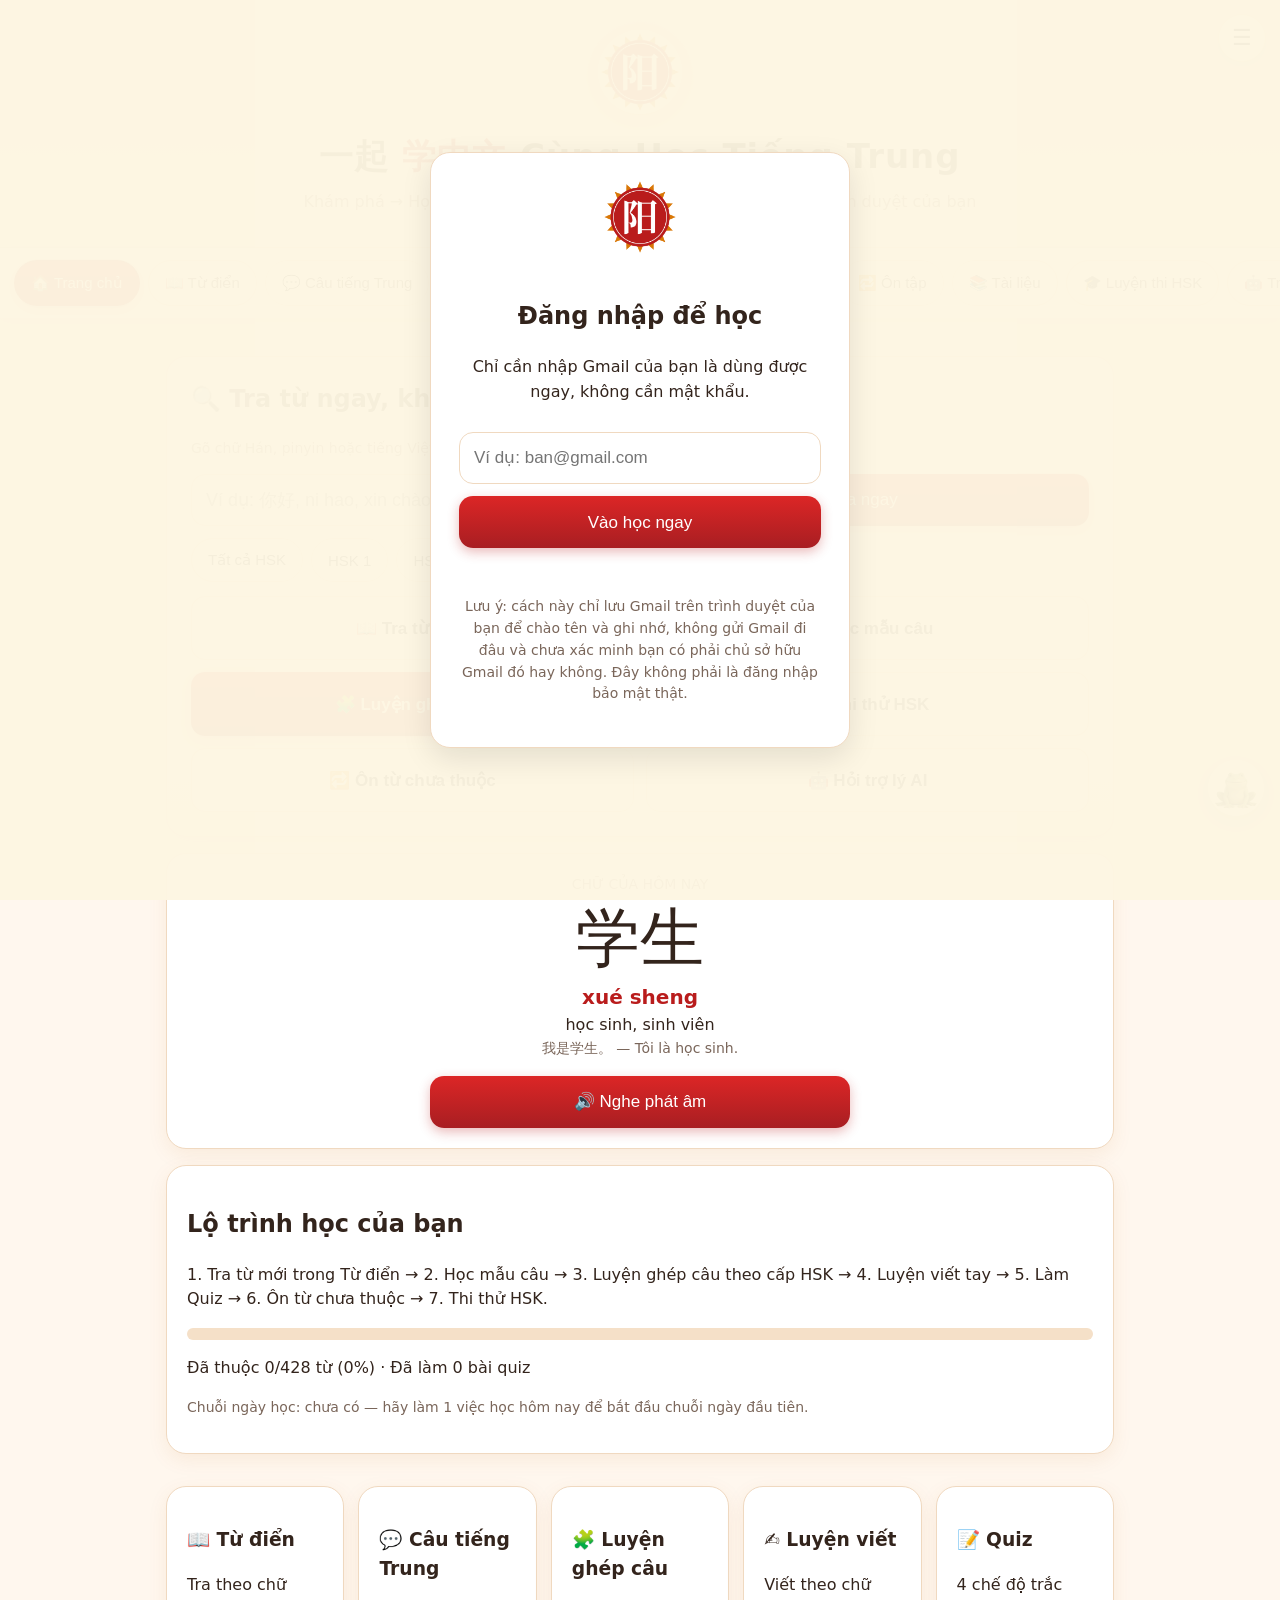
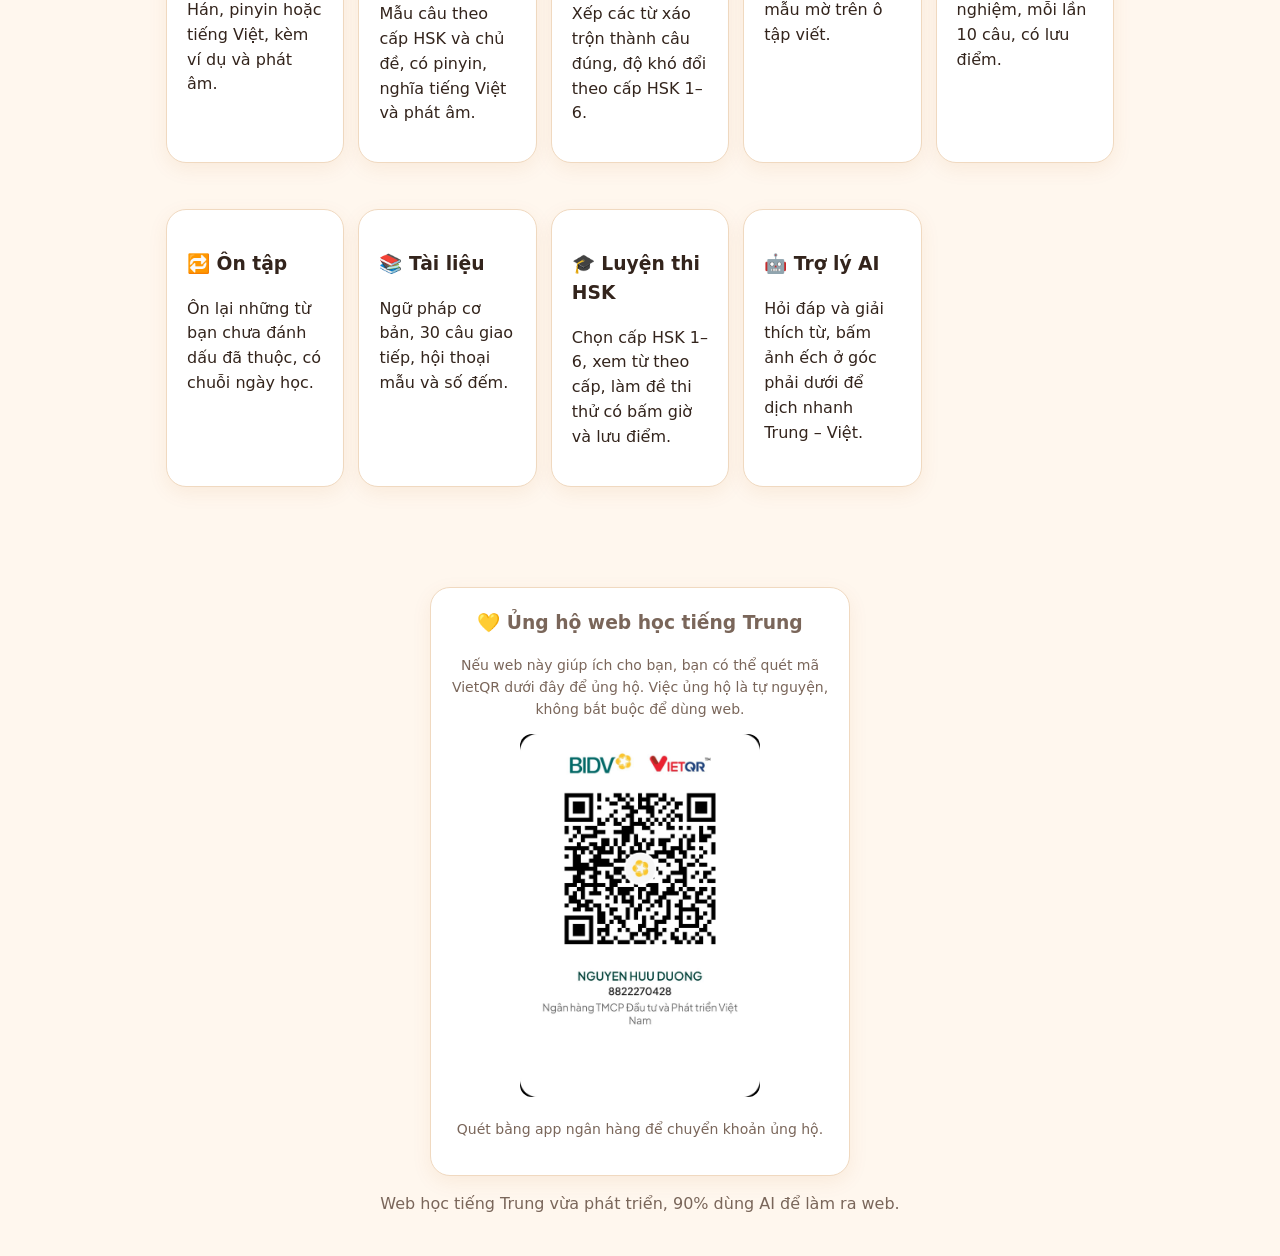
<file: Bản v32 cho GitHub Pages, dịch 2 chiều Trung - Việt_1/index.html>
<!DOCTYPE html>
<html lang="vi">
<head>
<meta charset="UTF-8">
<meta name="viewport" content="width=device-width, initial-scale=1">
<title>Cùng Học Tiếng Trung</title>
<meta name="description" content="Web học tiếng Trung miễn phí: từ điển HSK 1–6, mẫu câu, luyện ghép câu, luyện viết, quiz, thi thử HSK và ôn từ chưa thuộc.">
<link rel="icon" href="logo-huu-duong-tron.png">
<link rel="stylesheet" href="style.css">
</head>
<body>
<div id="petals" aria-hidden="true"></div>
<button id="menuBtn" aria-label="Mở menu">☰</button>
<div id="menuPanel" hidden>
  <div class="small">Đang học với Gmail</div>
  <div class="menu-email" id="menuEmail">Chưa đăng nhập</div>
  <button class="secondary" id="menuChangeEmail">✉️ Đổi Gmail / Đăng xuất</button>
  <button class="secondary" id="menuTogglePetals">🌸 Tắt hoa đào bay</button>
  <button class="secondary" id="menuHistory">📜 Xem lịch sử sử dụng</button>
  <button class="secondary" id="menuExport">📤 Xuất tiến độ (sao lưu)</button>
  <button class="secondary" id="menuImport">📥 Nhập tiến độ đã sao lưu</button>
  <input type="file" id="importFile" accept=".json" hidden>
</div>
<header>
  <img class="site-logo" src="logo-huu-duong-tron.png" alt="Logo Cùng học tiếng Trung">
  <h1>一起 <span>学中文</span> Cùng Học Tiếng Trung</h1>
  <p>Khám phá → Học → Luyện → Kiểm tra → Ôn lại · Tiến độ lưu trên trình duyệt của bạn</p>
  <div id="userBar" class="user-bar" hidden>
    <span id="userGreeting"></span>
  </div>
</header>

<!-- Màn hình đăng nhập đơn giản: chỉ cần Gmail, không cần mật khẩu -->
<div id="loginGate">
  <div class="login-card">
    <div class="login-frog"><img src="logo-huu-duong-tron.png" alt="Logo 阳" style="width:72px;height:72px;border-radius:50%"></div>
    <h2>Đăng nhập để học</h2>
    <p>Chỉ cần nhập Gmail của bạn là dùng được ngay, không cần mật khẩu.</p>
    <input id="loginEmail" type="email" placeholder="Ví dụ: ban@gmail.com" autocomplete="email">
    <button class="primary" id="loginBtn">Vào học ngay</button>
    <p class="small" id="loginError"></p>
    <p class="small">Lưu ý: cách này chỉ lưu Gmail trên trình duyệt của bạn để chào tên và ghi nhớ, không gửi Gmail đi đâu và chưa xác minh bạn có phải chủ sở hữu Gmail đó hay không. Đây không phải là đăng nhập bảo mật thật.</p>
  </div>
</div>

<nav>
  <button data-tab="home" class="active">🏠 Trang chủ</button>
  <button data-tab="dict">📖 Từ điển</button>
  <button data-tab="sentences">💬 Câu tiếng Trung</button>
  <button data-tab="build">🧩 Luyện ghép câu</button>
  <button data-tab="write">✍️ Luyện viết</button>

  <button data-tab="quiz">📝 Quiz</button>
  <button data-tab="review">🔁 Ôn tập</button>
  <button data-tab="docs">📚 Tài liệu</button>
  <button data-tab="exam">🎓 Luyện thi HSK</button>
  <button data-tab="ai">🤖 Trợ lý AI</button>
</nav>

<main>
  <section id="tab-home" class="active">
    <div class="card search-hero">
      <h2 style="margin-top:0">🔍 Tra từ ngay, không cần tìm tab</h2>
      <p class="small">Gõ chữ Hán, pinyin hoặc tiếng Việt rồi bấm Tra ngay, web sẽ mở thẳng thẻ từ chi tiết cho bạn.</p>
      <div class="row">
        <input id="homeSearch" placeholder="Ví dụ: 你好, ni hao, xin chào…">
        <button class="primary" id="homeSearchBtn">Tra ngay</button>
      </div>
      <div class="chips" id="homeHskChips">
        <button data-hsk="">Tất cả HSK</button>
        <button data-hsk="1">HSK 1</button>
        <button data-hsk="2">HSK 2</button>
        <button data-hsk="3">HSK 3</button>
        <button data-hsk="4">HSK 4</button>
        <button data-hsk="5">HSK 5</button>
        <button data-hsk="6">HSK 6</button>
      </div>
      <div class="quick-actions">
        <button class="secondary" onclick="show('dict')">📖 Tra từ điển</button>
        <button class="secondary" onclick="show('sentences')">💬 Học mẫu câu</button>
        <button class="primary" onclick="show('build')">🧩 Luyện ghép câu</button>
        <button class="secondary" onclick="show('exam')">🎓 Thi thử HSK</button>
        <button class="secondary" onclick="show('review')">🔁 Ôn từ chưa thuộc</button>
        <button class="secondary" onclick="show('ai')">🤖 Hỏi trợ lý AI</button>
      </div>
    </div>
    <div class="card" style="text-align:center">
      <div class="small">CHỮ CỦA HÔM NAY</div>
      <div class="han" id="todayHan">你好</div>
      <div class="pinyin" id="todayPinyin">nǐ hǎo</div>
      <div id="todayMeaning"></div>
      <div class="small" id="todayEx"></div>
      <div class="row" style="max-width:420px;margin:16px auto 0"><button class="primary" id="todaySpeak">🔊 Nghe phát âm</button></div>
    </div>

    <div class="card">
      <h2>Lộ trình học của bạn</h2>
      <p>1. Tra từ mới trong Từ điển → 2. Học mẫu câu → 3. Luyện ghép câu theo cấp HSK → 4. Luyện viết tay → 5. Làm Quiz → 6. Ôn từ chưa thuộc → 7. Thi thử HSK.</p>
      <div class="progress"><div id="progressBar"></div></div>
      <p id="progressText"></p>
      <p id="streakText" class="small"></p>
    </div>

    <div class="grid">
      <div class="card" style="cursor:pointer" onclick="show('dict')"><h3>📖 Từ điển</h3><p>Tra theo chữ Hán, pinyin hoặc tiếng Việt, kèm ví dụ và phát âm.</p></div>
      <div class="card" style="cursor:pointer" onclick="show('sentences')"><h3>💬 Câu tiếng Trung</h3><p>Mẫu câu theo cấp HSK và chủ đề, có pinyin, nghĩa tiếng Việt và phát âm.</p></div>
      <div class="card" style="cursor:pointer" onclick="show('build')"><h3>🧩 Luyện ghép câu</h3><p>Xếp các từ xáo trộn thành câu đúng, độ khó đổi theo cấp HSK 1–6.</p></div>
      <div class="card" style="cursor:pointer" onclick="show('write')"><h3>✍️ Luyện viết</h3><p>Viết theo chữ mẫu mờ trên ô tập viết.</p></div>

      <div class="card" style="cursor:pointer" onclick="show('quiz')"><h3>📝 Quiz</h3><p>4 chế độ trắc nghiệm, mỗi lần 10 câu, có lưu điểm.</p></div>
      <div class="card" style="cursor:pointer" onclick="show('review')"><h3>🔁 Ôn tập</h3><p>Ôn lại những từ bạn chưa đánh dấu đã thuộc, có chuỗi ngày học.</p></div>
      <div class="card" style="cursor:pointer" onclick="show('docs')"><h3>📚 Tài liệu</h3><p>Ngữ pháp cơ bản, 30 câu giao tiếp, hội thoại mẫu và số đếm.</p></div>
      <div class="card" style="cursor:pointer" onclick="show('exam')"><h3>🎓 Luyện thi HSK</h3><p>Chọn cấp HSK 1–6, xem từ theo cấp, làm đề thi thử có bấm giờ và lưu điểm.</p></div>
      <div class="card" style="cursor:pointer" onclick="show('ai')"><h3>🤖 Trợ lý AI</h3><p>Hỏi đáp và giải thích từ, bấm ảnh ếch ở góc phải dưới để dịch nhanh Trung – Việt.</p></div>
    </div>
  </section>

  <section id="tab-dict">
    <h2>📖 Từ điển</h2>
    <div id="dictDetail"></div>
    <div class="row">
      <input id="dictSearch" placeholder="Gõ chữ Hán, pinyin hoặc tiếng Việt…">
      <select id="dictHsk"><option value="">Tất cả HSK</option><option value="1">HSK 1</option><option value="2">HSK 2</option><option value="3">HSK 3</option><option value="4">HSK 4</option><option value="5">HSK 5</option><option value="6">HSK 6</option></select>
    </div>
    <div class="grid" id="dictList"></div>
  </section>

  <section id="tab-sentences">
    <h2>💬 Câu tiếng Trung</h2>
    <p class="small">Không chỉ học từ rời rạc nữa: mỗi câu đều có chữ Hán, pinyin, nghĩa tiếng Việt và nút nghe. Kéo ngang để xem các câu tiếp theo.</p>
    <div class="row">
      <select id="sentenceHsk"><option value="">Tất cả HSK</option><option value="1">HSK 1</option><option value="2">HSK 2</option><option value="3">HSK 3</option><option value="4">HSK 4</option><option value="5">HSK 5</option><option value="6">HSK 6</option></select>
      <select id="sentenceTopic"><option value="">Tất cả chủ đề</option><option value="Chào hỏi">Chào hỏi</option><option value="Đời sống">Đời sống</option><option value="Ăn uống">Ăn uống</option><option value="Mua sắm">Mua sắm</option><option value="Du lịch">Du lịch</option><option value="Học tập">Học tập</option><option value="Công việc">Công việc</option><option value="Xã hội">Xã hội</option><option value="Văn hóa">Văn hóa</option></select>
    </div>
    <div class="sentence-row" id="sentenceList"></div>
  </section>

  <section id="tab-build">
    <h2>🧩 Luyện ghép câu</h2>
    <p class="small">Chọn cấp HSK, web xáo trộn các từ của một câu. Bạn bấm các từ theo thứ tự đúng để ghép thành câu, bấm lại từ đã chọn để trả về. Cấp càng cao, câu càng dài và khó hơn.</p>
    <div class="row">
      <select id="buildHsk"><option value="1">HSK 1</option><option value="2">HSK 2</option><option value="3">HSK 3</option><option value="4">HSK 4</option><option value="5">HSK 5</option><option value="6">HSK 6</option></select>
      <button class="primary" id="buildNext">Câu mới</button>
    </div>
    <div class="card">
      <p>Nghĩa cần ghép: <b id="buildMeaning"></b></p>
      <div id="buildBuilt" style="min-height:52px;border:2px dashed var(--line);border-radius:12px;padding:10px;margin:10px 0"></div>
      <div id="buildWords" class="row"></div>
      <div class="row" style="margin-top:12px">
        <button class="primary" id="buildCheck">✓ Kiểm tra</button>
        <button class="secondary" id="buildShow">Xem đáp án</button>
      </div>
      <p id="buildResult"></p>
      <p id="buildScore" class="small"></p>
    </div>
  </section>

  <section id="tab-write">
    <h2>✍️ Luyện viết</h2>
    <div class="card">
      <div class="model" id="writeModel">你</div>
      <p id="writeInfo" style="text-align:center"></p>
      <canvas id="writeCanvas" width="520" height="340"></canvas>
      <p class="small" style="text-align:center">Viết bằng chuột hoặc ngón tay lên khung trắng. Chữ mẫu mờ phía trên chỉ để đối chiếu.</p>
      <div class="row">
        <button class="secondary" id="writeClear">🧹 Xóa và viết lại</button>
        <button class="secondary" id="writeSpeak">🔊 Nghe</button>
        <button class="primary" id="writeNext">Chữ tiếp theo →</button>
      </div>
    </div>
  </section>

  <section id="tab-quiz">
    <h2>📝 Quiz</h2>
    <div class="card">
      <div class="row">
        <select id="quizMode">
          <option value="han-mean">Chữ Hán → nghĩa tiếng Việt</option>
          <option value="pinyin-han">Pinyin → chữ Hán</option>
          <option value="mean-han">Nghĩa → chữ Hán</option>
          <option value="listen">Nghe → chữ Hán</option>
        </select>
        <button class="primary" id="quizStart">Bắt đầu 10 câu</button>
      </div>
      <div id="quizBox" style="margin-top:16px"><p class="small">Chọn chế độ rồi bấm Bắt đầu.</p></div>
    </div>
    <div class="card"><h3>Lịch sử quiz</h3><div id="quizHistory"></div></div>
  </section>

  <section id="tab-review">
    <h2>🔁 Ôn tập</h2>
    <p class="small">Chỉ ôn những từ bạn chưa đánh dấu đã thuộc. Đoán nghĩa trong đầu, bấm Hiện nghĩa để kiểm tra, rồi bấm Đã thuộc nếu bạn nhớ, hoặc Từ tiếp theo nếu chưa nhớ.</p>
    <p id="streakText2" class="small"></p>
    <div class="card">
      <p id="reviewCount" class="small"></p>
      <div id="reviewCard" style="text-align:center"></div>
      <div class="row" style="justify-content:center;margin-top:12px">
        <button class="primary" id="reviewStart">Bắt đầu ôn</button>
        <button class="secondary" id="reviewReveal">👁️ Hiện nghĩa</button>
        <button class="secondary" id="reviewSpeak">🔊 Nghe</button>
        <button class="secondary" id="reviewKnown">★ Đã thuộc</button>
        <button class="secondary" id="reviewNext">Từ tiếp theo →</button>
      </div>
      <p id="reviewResult" class="small" style="text-align:center"></p>
    </div>
  </section>

  <section id="tab-docs">
    <h2>📚 Tài liệu học thêm</h2>
    <div class="card">
      <h3>1. Ngữ pháp cơ bản, nhớ là dùng được ngay</h3>
      <p><b>Trật tự câu:</b> Chủ ngữ + Động từ + Tân ngữ. Ví dụ: 我爱中国 (Tôi yêu Trung Quốc).</p>
      <p><b>是 (shì) – là:</b> 我是学生 (Tôi là học sinh). Không dùng 是 trước tính từ, mà dùng 很: 他很高 (Anh ấy rất cao).</p>
      <p><b>有 (yǒu) – có:</b> 我有一本书 (Tôi có một cuốn sách). Phủ định là 没有, không phải 不有.</p>
      <p><b>的 (de) – của:</b> 我的书 (Sách của tôi), 漂亮的衣服 (Quần áo đẹp).</p>
      <p><b>了 (le) – đã / rồi:</b> 我吃饭了 (Tôi ăn cơm rồi). Đặt sau động từ hoặc cuối câu.</p>
      <p><b>吗 (ma) – câu hỏi có / không:</b> 你是中国人吗？ (Bạn là người Trung Quốc phải không?). Trả lời: 是 / 不是.</p>
      <p><b>会 / 能 / 可以:</b> 会 = biết làm gì đó qua học tập; 能 = có khả năng / điều kiện cho phép; 可以 = được phép. Ví dụ: 我会说汉语, 你能帮我吗？, 可以进来吗？</p>
      <p><b>在 + địa điểm + động từ:</b> 我在学校学习 (Tôi học ở trường).</p>
    </div>
    <div class="card">
      <h3>2. 30 câu giao tiếp thông dụng nhất</h3>
      <table>
        <tr><th>Tiếng Trung</th><th>Pinyin</th><th>Tiếng Việt</th></tr>
        <tr><td>你好</td><td>nǐ hǎo</td><td>Xin chào</td></tr>
        <tr><td>你叫什么名字？</td><td>nǐ jiào shén me míng zi?</td><td>Bạn tên là gì?</td></tr>
        <tr><td>我叫……</td><td>wǒ jiào……</td><td>Tôi tên là……</td></tr>
        <tr><td>你是哪国人？</td><td>nǐ shì nǎ guó rén?</td><td>Bạn là người nước nào?</td></tr>
        <tr><td>我是越南人。</td><td>wǒ shì Yuè nán rén.</td><td>Tôi là người Việt Nam.</td></tr>
        <tr><td>你好吗？</td><td>nǐ hǎo ma?</td><td>Bạn khỏe không?</td></tr>
        <tr><td>我很好，谢谢。</td><td>wǒ hěn hǎo, xiè xie.</td><td>Tôi rất khỏe, cảm ơn.</td></tr>
        <tr><td>对不起</td><td>duì bu qǐ</td><td>Xin lỗi</td></tr>
        <tr><td>没关系</td><td>méi guān xi</td><td>Không sao</td></tr>
        <tr><td>请问，……在哪里？</td><td>qǐng wèn, …… zài nǎ lǐ?</td><td>Xin hỏi, …… ở đâu?</td></tr>
        <tr><td>这个多少钱？</td><td>zhè ge duō shao qián?</td><td>Cái này bao nhiêu tiền?</td></tr>
        <tr><td>太贵了，便宜一点吧。</td><td>tài guì le, pián yi yì diǎn ba.</td><td>Đắt quá, rẻ chút đi.</td></tr>
        <tr><td>我要这个。</td><td>wǒ yào zhè ge.</td><td>Tôi muốn cái này.</td></tr>
        <tr><td>我不要。</td><td>wǒ bú yào.</td><td>Tôi không muốn.</td></tr>
        <tr><td>请给我一杯水。</td><td>qǐng gěi wǒ yì bēi shuǐ.</td><td>Cho tôi một cốc nước.</td></tr>
        <tr><td>服务员，买单！</td><td>fú wù yuán, mǎi dān!</td><td>Phục vụ, tính tiền!</td></tr>
        <tr><td>我听不懂。</td><td>wǒ tīng bu dǒng.</td><td>Tôi nghe không hiểu.</td></tr>
        <tr><td>请说慢一点。</td><td>qǐng shuō màn yì diǎn.</td><td>Xin nói chậm một chút.</td></tr>
        <tr><td>你会说英语吗？</td><td>nǐ huì shuō Yīng yǔ ma?</td><td>Bạn biết nói tiếng Anh không?</td></tr>
        <tr><td>我会说一点汉语。</td><td>wǒ huì shuō yì diǎn Hàn yǔ.</td><td>Tôi biết nói một chút tiếng Trung.</td></tr>
        <tr><td>现在几点？</td><td>xiàn zài jǐ diǎn?</td><td>Bây giờ mấy giờ?</td></tr>
        <tr><td>今天星期几？</td><td>jīn tiān xīng qī jǐ?</td><td>Hôm nay là thứ mấy?</td></tr>
        <tr><td>我饿了。</td><td>wǒ è le.</td><td>Tôi đói rồi.</td></tr>
        <tr><td>我累了。</td><td>wǒ lèi le.</td><td>Tôi mệt rồi.</td></tr>
        <tr><td>祝你好运！</td><td>zhù nǐ hǎo yùn!</td><td>Chúc bạn may mắn!</td></tr>
        <tr><td>生日快乐！</td><td>shēng rì kuài lè!</td><td>Sinh nhật vui vẻ!</td></tr>
        <tr><td>新年快乐！</td><td>xīn nián kuài lè!</td><td>Năm mới vui vẻ!</td></tr>
        <tr><td>再见！</td><td>zài jiàn!</td><td>Tạm biệt!</td></tr>
        <tr><td>明天见！</td><td>míng tiān jiàn!</td><td>Ngày mai gặp lại!</td></tr>
        <tr><td>谢谢你的帮助。</td><td>xiè xie nǐ de bāng zhù.</td><td>Cảm ơn sự giúp đỡ của bạn.</td></tr>
      </table>
    </div>
    <div class="card">
      <h3>3. Hội thoại mẫu ngắn</h3>
      <p><b>Chào hỏi:</b> A: 你好！你叫什么名字？ B: 你好！我叫小明。你呢？ A: 我叫小红。很高兴认识你！ B: 我也是！</p>
      <p><b>Mua đồ:</b> A: 这个多少钱？ B: 五十块。 A: 太贵了，四十块可以吗？ B: 好吧，四十块。</p>
      <p><b>Nhà hàng:</b> A: 服务员，请给我菜单。 B: 好的。 A: 我要一碗面条和一杯茶。 B: 好的，请稍等。</p>
      <p><b>Hỏi đường:</b> A: 请问，银行在哪里？ B: 银行在超市旁边，一直走就到了。 A: 谢谢！ B: 不客气。</p>
    </div>
    <div class="card">
      <h3>4. Số đếm, ngày tháng, thứ trong tuần</h3>
      <p><b>Số:</b> 一 1, 二 2, 三 3, 四 4, 五 5, 六 6, 七 7, 八 8, 九 9, 十 10, 百 100, 千 1000.</p>
      <p><b>Ngày tháng:</b> 年 năm, 月 tháng, 日 / 号 ngày. Ví dụ: 2026年11月1日 = ngày 1 tháng 11 năm 2026.</p>
      <p><b>Thứ:</b> 星期一 thứ 2, 星期二 thứ 3, 星期三 thứ 4, 星期四 thứ 5, 星期五 thứ 6, 星期六 thứ 7, 星期天 / 星期日 chủ nhật.</p>
      <p><b>Buổi:</b> 早上 buổi sáng, 中午 buổi trưa, 下午 buổi chiều, 晚上 buổi tối.</p>
      <p class="small">Mẹo học: mỗi ngày học 10 từ mới trong Từ điển, học mẫu câu trong tab Câu tiếng Trung, rồi luyện ghép câu theo cấp HSK. Tài liệu này dùng chung với 428 từ trong Từ điển của web.</p>
    </div>
  </section>

  <section id="tab-exam">
    <h2>🎓 Luyện thi HSK</h2>
    <div class="card">
      <p class="small">Kiểu tra từ như từ điển HSK: bấm một từ để xem chữ lớn, pinyin, nghĩa tiếng Việt, ví dụ và từ liên quan. Web hiện có từ mẫu HSK 1–6, chưa phải toàn bộ danh sách chính thức, nên bạn dùng để ôn theo cấp, không thay cho đề thi thật.</p>
      <div class="row">
        <select id="examLevel">
          <option value="1">HSK 1 — cơ bản</option>
          <option value="2">HSK 2 — cơ bản</option>
          <option value="3">HSK 3 — trung cấp</option>
          <option value="4">HSK 4 — trung cấp cao</option>
          <option value="5">HSK 5 — nâng cao</option>
          <option value="6">HSK 6 — nâng cao</option>
        </select>
        <select id="examMode">
          <option value="han-mean">Chữ Hán → nghĩa</option>
          <option value="pinyin-han">Pinyin → chữ Hán</option>
          <option value="listen">Nghe → chữ Hán</option>
          <option value="read">Đọc câu → chọn dịch đúng</option>
        </select>
        <select id="examCount">
          <option value="10">10 câu</option>
          <option value="20">20 câu</option>
        </select>
        <button class="primary" id="examStart">Bắt đầu thi thử</button>
      </div>
      <p class="small" id="examInfo"></p>
      <div id="examBox" style="margin-top:16px"><p class="small">Chọn cấp và chế độ rồi bấm Bắt đầu thi thử. Đề thi thử có bấm giờ 10 phút.</p></div>
    </div>
    <div class="card">
      <h3>📝 Đề thi thử mô phỏng theo đề thật</h3>
      <p class="small">Không chỉ ôn từ rời rạc nữa: đề này có 3 phần Nghe – Đọc – Viết/Ngữ pháp, 9 câu, bấm giờ 15 phút, chọn đáp án là chuyển câu tiếp theo, không báo đúng sai giữa chừng như thi thật. Cuối bài mới chấm điểm và xem giải thích từng câu.</p>
      <div class="row">
        <select id="mockLevel">
          <option value="1">HSK 1</option>
          <option value="2">HSK 2</option>
          <option value="3">HSK 3</option>
          <option value="4">HSK 4</option>
          <option value="5">HSK 5</option>
          <option value="6">HSK 6</option>
        </select>
        <button class="primary" id="mockStart">Làm đề thi thử</button>
      </div>
      <div id="mockBox" style="margin-top:16px"><p class="small">Chọn cấp rồi bấm Làm đề thi thử.</p></div>
      <div id="mockHistory"></div>
    </div>
    <div class="card">
      <h3>📋 Cấu trúc thi HSK để tham khảo</h3>
      <p class="small">HSK 1–2: tổng điểm tối đa 200, đạt từ 120. HSK 3–6: tổng điểm tối đa 300, đạt từ 180. Các cấp cao hơn có thêm phần nghe dài hơn, đọc hiểu dài hơn và viết đoạn văn. Số từ tham khảo theo chuẩn cũ: HSK 1 khoảng 150 từ, HSK 2 khoảng 300 từ, HSK 3 khoảng 600 từ, HSK 4 khoảng 1.200 từ, HSK 5 khoảng 2.500 từ, HSK 6 khoảng 5.000 từ trở lên.</p>
      <div id="examHistory"></div>
    </div>
    <div class="card">
      <h3>🔍 Từ theo cấp đã chọn</h3>
      <div id="examWordDetail"></div>
      <div class="grid" id="examWordList"></div>
    </div>
  </section>

  <section id="tab-history">
    <h2>📜 Lịch sử sử dụng</h2>
    <p class="small">Web ghi lại những việc bạn đã làm ở đây, mới nhất ở trên cùng, để bạn biết mình đã học tới đâu. Lịch sử này chỉ lưu trên trình duyệt này, theo Gmail bạn đang dùng.</p>
    <div class="row">
      <button class="secondary" id="historyClear">🗑️ Xóa lịch sử</button>
      <button class="secondary" id="historyExport">📤 Xuất tiến độ (sao lưu)</button>
      <button class="secondary" id="historyImport">📥 Nhập tiến độ đã sao lưu</button>
    </div>
    <p class="small">Tiến độ chỉ lưu trên trình duyệt này. Bạn nên bấm Xuất tiến độ để tải file sao lưu về máy, khi đổi điện thoại hoặc xóa dữ liệu trình duyệt thì bấm Nhập tiến độ để khôi phục lại.</p>
    <div id="historyList" style="margin-top:16px"></div>
  </section>

  <section id="tab-ai">
    <h2>🤖 Trợ lý AI trong web</h2>
    <div class="card">
      <p class="small">Web này đang chạy trên GitHub Pages, chỉ chạy web tĩnh nên không có hàm server, vì vậy AI thật tạm dừng ở bản này. Người dùng không cần nhập key, và cũng không nhập key vào đây.</p>
      <p class="small">Các phần học khác vẫn chạy bình thường: từ điển, câu tiếng Trung, ghép câu, quiz, thi thử, lịch sử. Nếu muốn AI thật trở lại, chủ web cần thêm một dịch vụ hàm server miễn phí khác (ví dụ Cloudflare), lúc đó mình sẽ nối lại hàm AI với key của chủ web.</p>
      <div id="aiChat" class="chat"></div>
      <div class="row">
        <input id="aiInput" placeholder="Ví dụ: giải thích 你好, pinyin của 谢谢, ra câu quiz…">
        <button class="primary" id="aiSend">Gửi</button>
      </div>
      <div class="row">
        <button class="secondary" onclick="aiAsk('我爱中国')">Dịch: 我爱中国</button>
        <button class="secondary" onclick="aiAsk('Tôi yêu Trung Quốc')">Dịch: Tôi yêu Trung Quốc</button>
        <button class="secondary" onclick="aiAsk('giải thích chi tiết: 学习')">Giải thích: 学习</button>
        <button class="secondary" onclick="aiAsk('ra câu quiz')">Ra câu quiz</button>
      </div>
    </div>
  </section>
</main>

<footer>
  <div class="card" style="text-align:center;max-width:420px;margin:0 auto 16px">
    <h3 style="margin-top:0">💛 Ủng hộ web học tiếng Trung</h3>
    <p class="small">Nếu web này giúp ích cho bạn, bạn có thể quét mã VietQR dưới đây để ủng hộ. Việc ủng hộ là tự nguyện, không bắt buộc để dùng web.</p>
    <img src="qr-donate.jpg" alt="Mã QR ủng hộ qua VietQR BIDV" style="width:240px;max-width:80%;height:auto;border-radius:12px">
    <p class="small">Quét bằng app ngân hàng để chuyển khoản ủng hộ.</p>
  </div>
  <p>Web học tiếng Trung vừa phát triển, 90% dùng AI để làm ra web.</p>
</footer>

<!-- Ô chat nhỏ kiểu nhắn tin, hiện ở mọi tab -->
<button id="chatFab" aria-label="Mở công cụ dịch Trung - Việt"><img src="ech-xanh.webp" alt="Ếch xanh - công cụ dịch"></button>
<div id="chatBox" hidden>
  <div class="chat-head">
    <span>🌐 Dịch Trung – Việt</span>
    <button id="chatClose" aria-label="Đóng khung dịch">×</button>
  </div>
  <div id="miniChat" class="chat mini-chat"></div>
  <div class="chat-input">
    <input id="miniInput" placeholder="Gõ câu tiếng Trung hoặc tiếng Việt để dịch…">
    <button id="miniSend">Dịch</button>
  </div>
  <div class="chat-chips">
    <button onclick="miniAsk('我爱中国')">Dịch: 我爱中国</button>
    <button onclick="miniAsk('Tôi yêu Trung Quốc')">Dịch: Tôi yêu Trung Quốc</button>
    <button onclick="miniAsk('giải thích: 学习')">Giải thích: 学习</button>
  </div>
</div>

<script src="data.js"></script>
<script src="hsk456.js"></script>
<script src="hsk3v29.js"></script>
<script src="mock_exams.js"></script>
<script src="sentences.js"></script>
<script src="sentences2.js"></script>
<script src="app.js"></script>
</body>
</html>
</file>
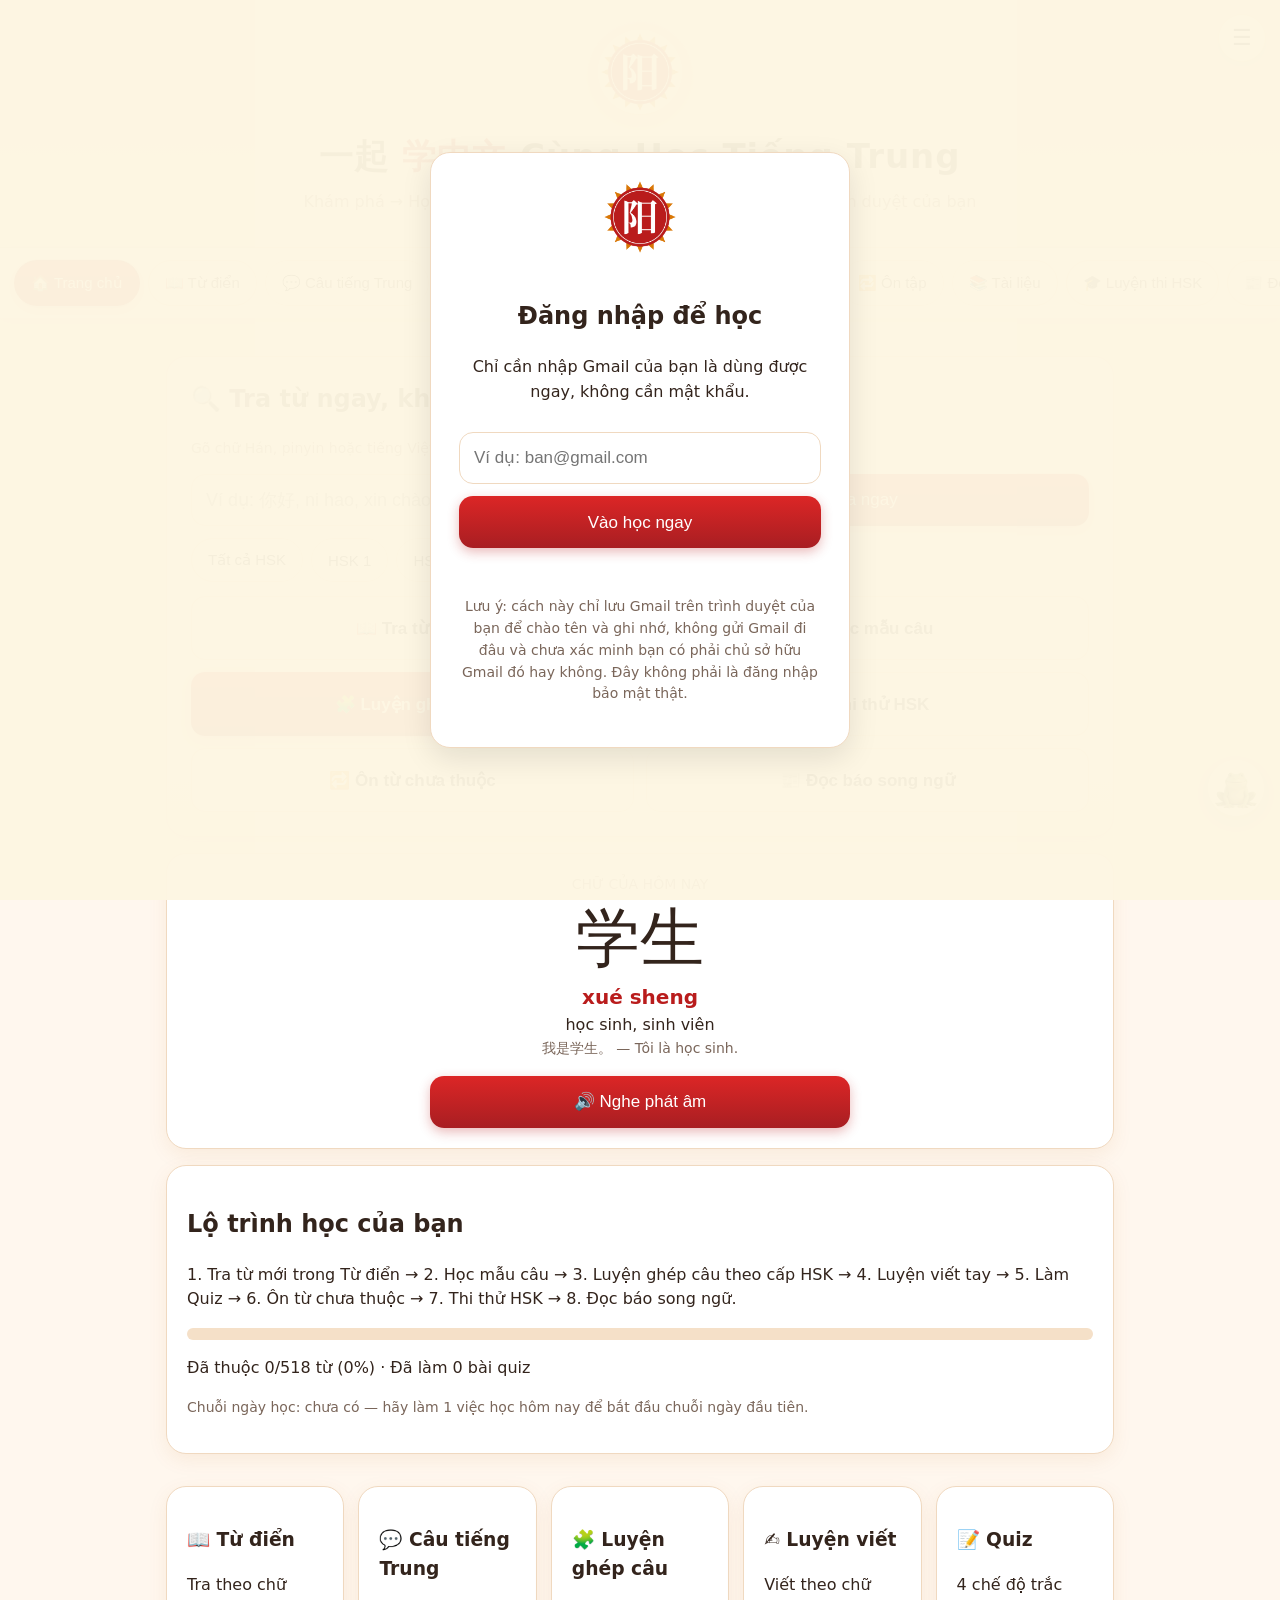
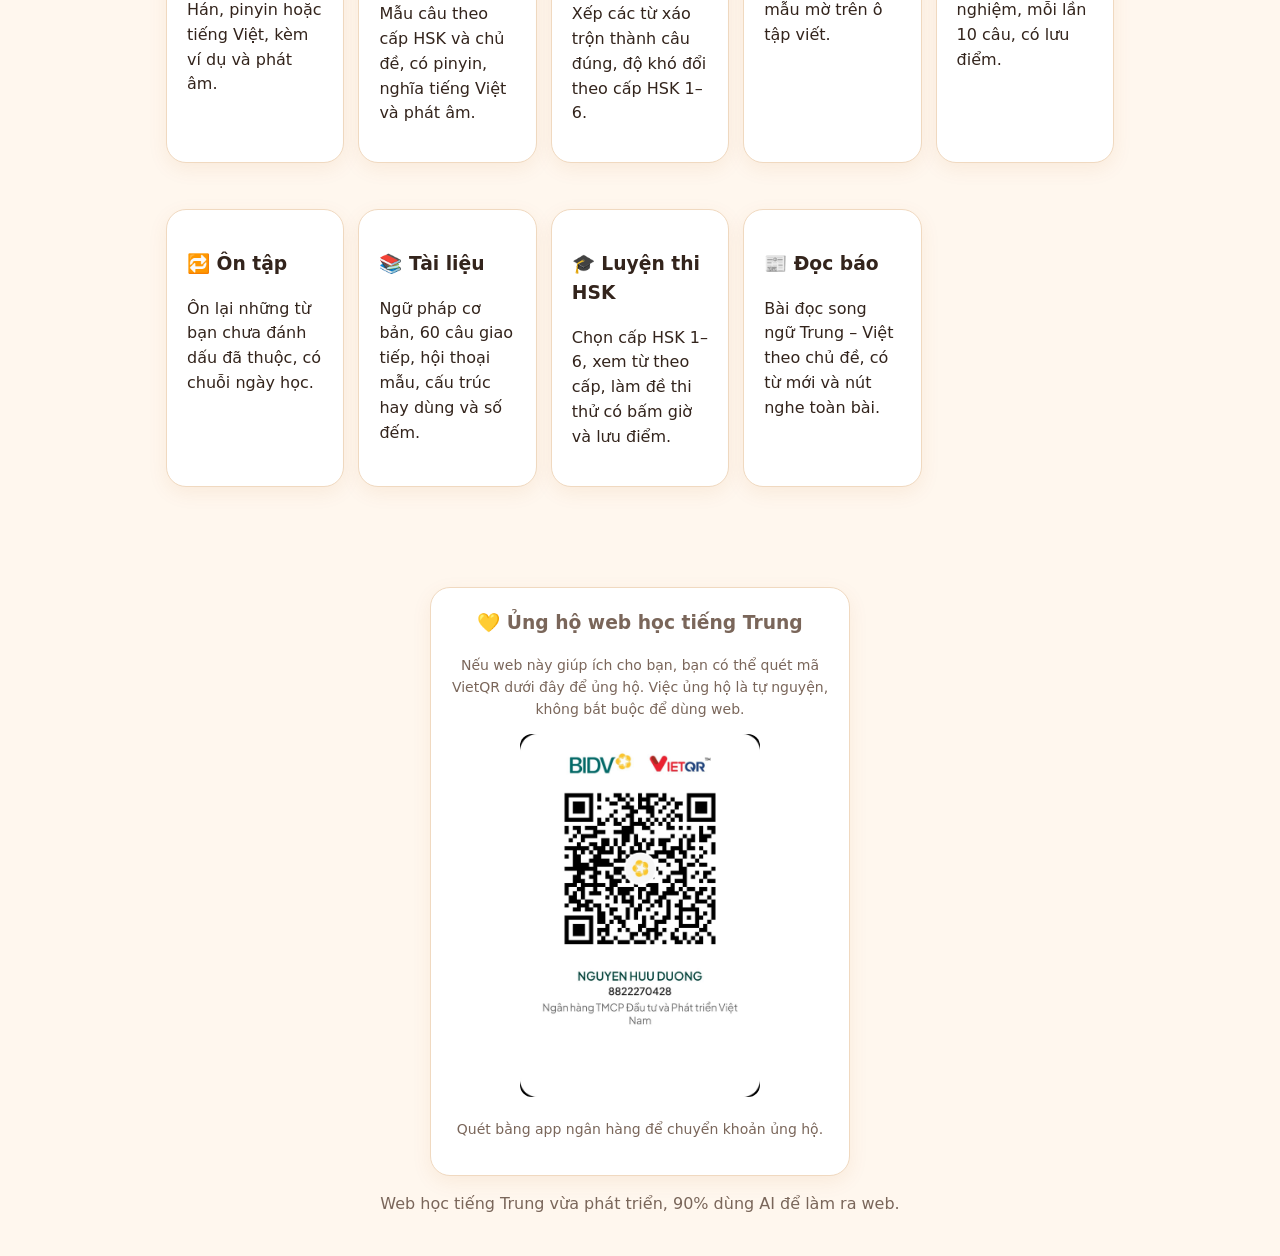
<file: Bản v33 cho GitHub Pages, thêm từ, câu, tài liệu và Đọc báo_1/index.html>
<!DOCTYPE html>
<html lang="vi">
<head>
<meta charset="UTF-8">
<meta name="viewport" content="width=device-width, initial-scale=1">
<title>Cùng Học Tiếng Trung</title>
<meta name="description" content="Web học tiếng Trung miễn phí: từ điển HSK 1–6, mẫu câu, luyện ghép câu, luyện viết, quiz, thi thử HSK và ôn từ chưa thuộc.">
<link rel="icon" href="logo-huu-duong-tron.png">
<link rel="stylesheet" href="style.css">
</head>
<body>
<div id="petals" aria-hidden="true"></div>
<button id="menuBtn" aria-label="Mở menu">☰</button>
<div id="menuPanel" hidden>
  <div class="small">Đang học với Gmail</div>
  <div class="menu-email" id="menuEmail">Chưa đăng nhập</div>
  <button class="secondary" id="menuChangeEmail">✉️ Đổi Gmail / Đăng xuất</button>
  <button class="secondary" id="menuTogglePetals">🌸 Tắt hoa đào bay</button>
  <button class="secondary" id="menuHistory">📜 Xem lịch sử sử dụng</button>
  <button class="secondary" id="menuExport">📤 Xuất tiến độ (sao lưu)</button>
  <button class="secondary" id="menuImport">📥 Nhập tiến độ đã sao lưu</button>
  <input type="file" id="importFile" accept=".json" hidden>
</div>
<header>
  <img class="site-logo" src="logo-huu-duong-tron.png" alt="Logo Cùng học tiếng Trung">
  <h1>一起 <span>学中文</span> Cùng Học Tiếng Trung</h1>
  <p>Khám phá → Học → Luyện → Kiểm tra → Ôn lại · Tiến độ lưu trên trình duyệt của bạn</p>
  <div id="userBar" class="user-bar" hidden>
    <span id="userGreeting"></span>
  </div>
</header>

<!-- Màn hình đăng nhập đơn giản: chỉ cần Gmail, không cần mật khẩu -->
<div id="loginGate">
  <div class="login-card">
    <div class="login-frog"><img src="logo-huu-duong-tron.png" alt="Logo 阳" style="width:72px;height:72px;border-radius:50%"></div>
    <h2>Đăng nhập để học</h2>
    <p>Chỉ cần nhập Gmail của bạn là dùng được ngay, không cần mật khẩu.</p>
    <input id="loginEmail" type="email" placeholder="Ví dụ: ban@gmail.com" autocomplete="email">
    <button class="primary" id="loginBtn">Vào học ngay</button>
    <p class="small" id="loginError"></p>
    <p class="small">Lưu ý: cách này chỉ lưu Gmail trên trình duyệt của bạn để chào tên và ghi nhớ, không gửi Gmail đi đâu và chưa xác minh bạn có phải chủ sở hữu Gmail đó hay không. Đây không phải là đăng nhập bảo mật thật.</p>
  </div>
</div>

<nav>
  <button data-tab="home" class="active">🏠 Trang chủ</button>
  <button data-tab="dict">📖 Từ điển</button>
  <button data-tab="sentences">💬 Câu tiếng Trung</button>
  <button data-tab="build">🧩 Luyện ghép câu</button>
  <button data-tab="write">✍️ Luyện viết</button>

  <button data-tab="quiz">📝 Quiz</button>
  <button data-tab="review">🔁 Ôn tập</button>
  <button data-tab="docs">📚 Tài liệu</button>
  <button data-tab="exam">🎓 Luyện thi HSK</button>
  <button data-tab="news">📰 Đọc báo</button>
</nav>

<main>
  <section id="tab-home" class="active">
    <div class="card search-hero">
      <h2 style="margin-top:0">🔍 Tra từ ngay, không cần tìm tab</h2>
      <p class="small">Gõ chữ Hán, pinyin hoặc tiếng Việt rồi bấm Tra ngay, web sẽ mở thẳng thẻ từ chi tiết cho bạn.</p>
      <div class="row">
        <input id="homeSearch" placeholder="Ví dụ: 你好, ni hao, xin chào…">
        <button class="primary" id="homeSearchBtn">Tra ngay</button>
      </div>
      <div class="chips" id="homeHskChips">
        <button data-hsk="">Tất cả HSK</button>
        <button data-hsk="1">HSK 1</button>
        <button data-hsk="2">HSK 2</button>
        <button data-hsk="3">HSK 3</button>
        <button data-hsk="4">HSK 4</button>
        <button data-hsk="5">HSK 5</button>
        <button data-hsk="6">HSK 6</button>
      </div>
      <div class="quick-actions">
        <button class="secondary" onclick="show('dict')">📖 Tra từ điển</button>
        <button class="secondary" onclick="show('sentences')">💬 Học mẫu câu</button>
        <button class="primary" onclick="show('build')">🧩 Luyện ghép câu</button>
        <button class="secondary" onclick="show('exam')">🎓 Thi thử HSK</button>
        <button class="secondary" onclick="show('review')">🔁 Ôn từ chưa thuộc</button>
        <button class="secondary" onclick="show('news')">📰 Đọc báo song ngữ</button>
      </div>
    </div>
    <div class="card" style="text-align:center">
      <div class="small">CHỮ CỦA HÔM NAY</div>
      <div class="han" id="todayHan">你好</div>
      <div class="pinyin" id="todayPinyin">nǐ hǎo</div>
      <div id="todayMeaning"></div>
      <div class="small" id="todayEx"></div>
      <div class="row" style="max-width:420px;margin:16px auto 0"><button class="primary" id="todaySpeak">🔊 Nghe phát âm</button></div>
    </div>

    <div class="card">
      <h2>Lộ trình học của bạn</h2>
      <p>1. Tra từ mới trong Từ điển → 2. Học mẫu câu → 3. Luyện ghép câu theo cấp HSK → 4. Luyện viết tay → 5. Làm Quiz → 6. Ôn từ chưa thuộc → 7. Thi thử HSK → 8. Đọc báo song ngữ.</p>
      <div class="progress"><div id="progressBar"></div></div>
      <p id="progressText"></p>
      <p id="streakText" class="small"></p>
    </div>

    <div class="grid">
      <div class="card" style="cursor:pointer" onclick="show('dict')"><h3>📖 Từ điển</h3><p>Tra theo chữ Hán, pinyin hoặc tiếng Việt, kèm ví dụ và phát âm.</p></div>
      <div class="card" style="cursor:pointer" onclick="show('sentences')"><h3>💬 Câu tiếng Trung</h3><p>Mẫu câu theo cấp HSK và chủ đề, có pinyin, nghĩa tiếng Việt và phát âm.</p></div>
      <div class="card" style="cursor:pointer" onclick="show('build')"><h3>🧩 Luyện ghép câu</h3><p>Xếp các từ xáo trộn thành câu đúng, độ khó đổi theo cấp HSK 1–6.</p></div>
      <div class="card" style="cursor:pointer" onclick="show('write')"><h3>✍️ Luyện viết</h3><p>Viết theo chữ mẫu mờ trên ô tập viết.</p></div>

      <div class="card" style="cursor:pointer" onclick="show('quiz')"><h3>📝 Quiz</h3><p>4 chế độ trắc nghiệm, mỗi lần 10 câu, có lưu điểm.</p></div>
      <div class="card" style="cursor:pointer" onclick="show('review')"><h3>🔁 Ôn tập</h3><p>Ôn lại những từ bạn chưa đánh dấu đã thuộc, có chuỗi ngày học.</p></div>
      <div class="card" style="cursor:pointer" onclick="show('docs')"><h3>📚 Tài liệu</h3><p>Ngữ pháp cơ bản, 60 câu giao tiếp, hội thoại mẫu, cấu trúc hay dùng và số đếm.</p></div>
      <div class="card" style="cursor:pointer" onclick="show('exam')"><h3>🎓 Luyện thi HSK</h3><p>Chọn cấp HSK 1–6, xem từ theo cấp, làm đề thi thử có bấm giờ và lưu điểm.</p></div>
      <div class="card" style="cursor:pointer" onclick="show('news')"><h3>📰 Đọc báo</h3><p>Bài đọc song ngữ Trung – Việt theo chủ đề, có từ mới và nút nghe toàn bài.</p></div>
    </div>
  </section>

  <section id="tab-dict">
    <h2>📖 Từ điển</h2>
    <div id="dictDetail"></div>
    <div class="row">
      <input id="dictSearch" placeholder="Gõ chữ Hán, pinyin hoặc tiếng Việt…">
      <select id="dictHsk"><option value="">Tất cả HSK</option><option value="1">HSK 1</option><option value="2">HSK 2</option><option value="3">HSK 3</option><option value="4">HSK 4</option><option value="5">HSK 5</option><option value="6">HSK 6</option></select>
    </div>
    <div class="grid" id="dictList"></div>
  </section>

  <section id="tab-sentences">
    <h2>💬 Câu tiếng Trung</h2>
    <p class="small">Không chỉ học từ rời rạc nữa: mỗi câu đều có chữ Hán, pinyin, nghĩa tiếng Việt và nút nghe. Kéo ngang để xem các câu tiếp theo.</p>
    <div class="row">
      <select id="sentenceHsk"><option value="">Tất cả HSK</option><option value="1">HSK 1</option><option value="2">HSK 2</option><option value="3">HSK 3</option><option value="4">HSK 4</option><option value="5">HSK 5</option><option value="6">HSK 6</option></select>
      <select id="sentenceTopic"><option value="">Tất cả chủ đề</option><option value="Chào hỏi">Chào hỏi</option><option value="Đời sống">Đời sống</option><option value="Ăn uống">Ăn uống</option><option value="Mua sắm">Mua sắm</option><option value="Du lịch">Du lịch</option><option value="Học tập">Học tập</option><option value="Công việc">Công việc</option><option value="Xã hội">Xã hội</option><option value="Văn hóa">Văn hóa</option></select>
    </div>
    <div class="sentence-row" id="sentenceList"></div>
  </section>

  <section id="tab-build">
    <h2>🧩 Luyện ghép câu</h2>
    <p class="small">Chọn cấp HSK, web xáo trộn các từ của một câu. Bạn bấm các từ theo thứ tự đúng để ghép thành câu, bấm lại từ đã chọn để trả về. Cấp càng cao, câu càng dài và khó hơn.</p>
    <div class="row">
      <select id="buildHsk"><option value="1">HSK 1</option><option value="2">HSK 2</option><option value="3">HSK 3</option><option value="4">HSK 4</option><option value="5">HSK 5</option><option value="6">HSK 6</option></select>
      <button class="primary" id="buildNext">Câu mới</button>
    </div>
    <div class="card">
      <p>Nghĩa cần ghép: <b id="buildMeaning"></b></p>
      <div id="buildBuilt" style="min-height:52px;border:2px dashed var(--line);border-radius:12px;padding:10px;margin:10px 0"></div>
      <div id="buildWords" class="row"></div>
      <div class="row" style="margin-top:12px">
        <button class="primary" id="buildCheck">✓ Kiểm tra</button>
        <button class="secondary" id="buildShow">Xem đáp án</button>
      </div>
      <p id="buildResult"></p>
      <p id="buildScore" class="small"></p>
    </div>
  </section>

  <section id="tab-write">
    <h2>✍️ Luyện viết</h2>
    <div class="card">
      <div class="model" id="writeModel">你</div>
      <p id="writeInfo" style="text-align:center"></p>
      <canvas id="writeCanvas" width="520" height="340"></canvas>
      <p class="small" style="text-align:center">Viết bằng chuột hoặc ngón tay lên khung trắng. Chữ mẫu mờ phía trên chỉ để đối chiếu.</p>
      <div class="row">
        <button class="secondary" id="writeClear">🧹 Xóa và viết lại</button>
        <button class="secondary" id="writeSpeak">🔊 Nghe</button>
        <button class="primary" id="writeNext">Chữ tiếp theo →</button>
      </div>
    </div>
  </section>

  <section id="tab-quiz">
    <h2>📝 Quiz</h2>
    <div class="card">
      <div class="row">
        <select id="quizMode">
          <option value="han-mean">Chữ Hán → nghĩa tiếng Việt</option>
          <option value="pinyin-han">Pinyin → chữ Hán</option>
          <option value="mean-han">Nghĩa → chữ Hán</option>
          <option value="listen">Nghe → chữ Hán</option>
        </select>
        <button class="primary" id="quizStart">Bắt đầu 10 câu</button>
      </div>
      <div id="quizBox" style="margin-top:16px"><p class="small">Chọn chế độ rồi bấm Bắt đầu.</p></div>
    </div>
    <div class="card"><h3>Lịch sử quiz</h3><div id="quizHistory"></div></div>
  </section>

  <section id="tab-review">
    <h2>🔁 Ôn tập</h2>
    <p class="small">Chỉ ôn những từ bạn chưa đánh dấu đã thuộc. Đoán nghĩa trong đầu, bấm Hiện nghĩa để kiểm tra, rồi bấm Đã thuộc nếu bạn nhớ, hoặc Từ tiếp theo nếu chưa nhớ.</p>
    <p id="streakText2" class="small"></p>
    <div class="card">
      <p id="reviewCount" class="small"></p>
      <div id="reviewCard" style="text-align:center"></div>
      <div class="row" style="justify-content:center;margin-top:12px">
        <button class="primary" id="reviewStart">Bắt đầu ôn</button>
        <button class="secondary" id="reviewReveal">👁️ Hiện nghĩa</button>
        <button class="secondary" id="reviewSpeak">🔊 Nghe</button>
        <button class="secondary" id="reviewKnown">★ Đã thuộc</button>
        <button class="secondary" id="reviewNext">Từ tiếp theo →</button>
      </div>
      <p id="reviewResult" class="small" style="text-align:center"></p>
    </div>
  </section>

  <section id="tab-docs">
    <h2>📚 Tài liệu học thêm</h2>
    <div class="card">
      <h3>1. Ngữ pháp cơ bản, nhớ là dùng được ngay</h3>
      <p><b>Trật tự câu:</b> Chủ ngữ + Động từ + Tân ngữ. Ví dụ: 我爱中国 (Tôi yêu Trung Quốc).</p>
      <p><b>是 (shì) – là:</b> 我是学生 (Tôi là học sinh). Không dùng 是 trước tính từ, mà dùng 很: 他很高 (Anh ấy rất cao).</p>
      <p><b>有 (yǒu) – có:</b> 我有一本书 (Tôi có một cuốn sách). Phủ định là 没有, không phải 不有.</p>
      <p><b>的 (de) – của:</b> 我的书 (Sách của tôi), 漂亮的衣服 (Quần áo đẹp).</p>
      <p><b>了 (le) – đã / rồi:</b> 我吃饭了 (Tôi ăn cơm rồi). Đặt sau động từ hoặc cuối câu.</p>
      <p><b>吗 (ma) – câu hỏi có / không:</b> 你是中国人吗？ (Bạn là người Trung Quốc phải không?). Trả lời: 是 / 不是.</p>
      <p><b>会 / 能 / 可以:</b> 会 = biết làm gì đó qua học tập; 能 = có khả năng / điều kiện cho phép; 可以 = được phép. Ví dụ: 我会说汉语, 你能帮我吗？, 可以进来吗？</p>
      <p><b>在 + địa điểm + động từ:</b> 我在学校学习 (Tôi học ở trường).</p>
    </div>
    <div class="card">
      <h3>2. 30 câu giao tiếp thông dụng nhất</h3>
      <table>
        <tr><th>Tiếng Trung</th><th>Pinyin</th><th>Tiếng Việt</th></tr>
        <tr><td>你好</td><td>nǐ hǎo</td><td>Xin chào</td></tr>
        <tr><td>你叫什么名字？</td><td>nǐ jiào shén me míng zi?</td><td>Bạn tên là gì?</td></tr>
        <tr><td>我叫……</td><td>wǒ jiào……</td><td>Tôi tên là……</td></tr>
        <tr><td>你是哪国人？</td><td>nǐ shì nǎ guó rén?</td><td>Bạn là người nước nào?</td></tr>
        <tr><td>我是越南人。</td><td>wǒ shì Yuè nán rén.</td><td>Tôi là người Việt Nam.</td></tr>
        <tr><td>你好吗？</td><td>nǐ hǎo ma?</td><td>Bạn khỏe không?</td></tr>
        <tr><td>我很好，谢谢。</td><td>wǒ hěn hǎo, xiè xie.</td><td>Tôi rất khỏe, cảm ơn.</td></tr>
        <tr><td>对不起</td><td>duì bu qǐ</td><td>Xin lỗi</td></tr>
        <tr><td>没关系</td><td>méi guān xi</td><td>Không sao</td></tr>
        <tr><td>请问，……在哪里？</td><td>qǐng wèn, …… zài nǎ lǐ?</td><td>Xin hỏi, …… ở đâu?</td></tr>
        <tr><td>这个多少钱？</td><td>zhè ge duō shao qián?</td><td>Cái này bao nhiêu tiền?</td></tr>
        <tr><td>太贵了，便宜一点吧。</td><td>tài guì le, pián yi yì diǎn ba.</td><td>Đắt quá, rẻ chút đi.</td></tr>
        <tr><td>我要这个。</td><td>wǒ yào zhè ge.</td><td>Tôi muốn cái này.</td></tr>
        <tr><td>我不要。</td><td>wǒ bú yào.</td><td>Tôi không muốn.</td></tr>
        <tr><td>请给我一杯水。</td><td>qǐng gěi wǒ yì bēi shuǐ.</td><td>Cho tôi một cốc nước.</td></tr>
        <tr><td>服务员，买单！</td><td>fú wù yuán, mǎi dān!</td><td>Phục vụ, tính tiền!</td></tr>
        <tr><td>我听不懂。</td><td>wǒ tīng bu dǒng.</td><td>Tôi nghe không hiểu.</td></tr>
        <tr><td>请说慢一点。</td><td>qǐng shuō màn yì diǎn.</td><td>Xin nói chậm một chút.</td></tr>
        <tr><td>你会说英语吗？</td><td>nǐ huì shuō Yīng yǔ ma?</td><td>Bạn biết nói tiếng Anh không?</td></tr>
        <tr><td>我会说一点汉语。</td><td>wǒ huì shuō yì diǎn Hàn yǔ.</td><td>Tôi biết nói một chút tiếng Trung.</td></tr>
        <tr><td>现在几点？</td><td>xiàn zài jǐ diǎn?</td><td>Bây giờ mấy giờ?</td></tr>
        <tr><td>今天星期几？</td><td>jīn tiān xīng qī jǐ?</td><td>Hôm nay là thứ mấy?</td></tr>
        <tr><td>我饿了。</td><td>wǒ è le.</td><td>Tôi đói rồi.</td></tr>
        <tr><td>我累了。</td><td>wǒ lèi le.</td><td>Tôi mệt rồi.</td></tr>
        <tr><td>祝你好运！</td><td>zhù nǐ hǎo yùn!</td><td>Chúc bạn may mắn!</td></tr>
        <tr><td>生日快乐！</td><td>shēng rì kuài lè!</td><td>Sinh nhật vui vẻ!</td></tr>
        <tr><td>新年快乐！</td><td>xīn nián kuài lè!</td><td>Năm mới vui vẻ!</td></tr>
        <tr><td>再见！</td><td>zài jiàn!</td><td>Tạm biệt!</td></tr>
        <tr><td>明天见！</td><td>míng tiān jiàn!</td><td>Ngày mai gặp lại!</td></tr>
        <tr><td>谢谢你的帮助。</td><td>xiè xie nǐ de bāng zhù.</td><td>Cảm ơn sự giúp đỡ của bạn.</td></tr>
      </table>
    </div>
    <div class="card">
      <h3>2b. Thêm 30 câu giao tiếp (nâng cao hơn)</h3>
      <table>
        <tr><th>Tiếng Trung</th><th>Pinyin</th><th>Tiếng Việt</th></tr>
        <tr><td>你最近怎么样？</td><td>nǐ zuì jìn zěn me yàng?</td><td>Gần đây bạn thế nào?</td></tr>
        <tr><td>我最近很忙。</td><td>wǒ zuì jìn hěn máng.</td><td>Gần đây tôi rất bận.</td></tr>
        <tr><td>你住在哪里？</td><td>nǐ zhù zài nǎ lǐ?</td><td>Bạn ở đâu?</td></tr>
        <tr><td>我住在河内。</td><td>wǒ zhù zài Hé nèi.</td><td>Tôi ở Hà Nội.</td></tr>
        <tr><td>你喜欢什么运动？</td><td>nǐ xǐ huan shén me yùn dòng?</td><td>Bạn thích môn thể thao nào?</td></tr>
        <tr><td>我喜欢跑步和游泳。</td><td>wǒ xǐ huan pǎo bù hé yóu yǒng.</td><td>Tôi thích chạy bộ và bơi lội.</td></tr>
        <tr><td>你几点起床？</td><td>nǐ jǐ diǎn qǐ chuáng?</td><td>Bạn dậy lúc mấy giờ?</td></tr>
        <tr><td>我六点起床。</td><td>wǒ liù diǎn qǐ chuáng.</td><td>Tôi dậy lúc sáu giờ.</td></tr>
        <tr><td>你吃早饭了吗？</td><td>nǐ chī zǎo fàn le ma?</td><td>Bạn ăn sáng chưa?</td></tr>
        <tr><td>我还没吃。</td><td>wǒ hái méi chī.</td><td>Tôi chưa ăn.</td></tr>
        <tr><td>我们一起去吃饭吧。</td><td>wǒ men yì qǐ qù chī fàn ba.</td><td>Chúng ta cùng đi ăn cơm nhé.</td></tr>
        <tr><td>好啊，我请客。</td><td>hǎo a, wǒ qǐng kè.</td><td>Được, tôi mời.</td></tr>
        <tr><td>你会做饭吗？</td><td>nǐ huì zuò fàn ma?</td><td>Bạn biết nấu cơm không?</td></tr>
        <tr><td>我会做一点。</td><td>wǒ huì zuò yì diǎn.</td><td>Tôi biết làm một chút.</td></tr>
        <tr><td>这个菜很好吃。</td><td>zhè ge cài hěn hǎo chī.</td><td>Món này rất ngon.</td></tr>
        <tr><td>你去过中国吗？</td><td>nǐ qù guo Zhōng guó ma?</td><td>Bạn đã từng đến Trung Quốc chưa?</td></tr>
        <tr><td>我去过一次。</td><td>wǒ qù guo yí cì.</td><td>Tôi đã đi một lần.</td></tr>
        <tr><td>你最喜欢哪个城市？</td><td>nǐ zuì xǐ huan nǎ ge chéng shì?</td><td>Bạn thích thành phố nào nhất?</td></tr>
        <tr><td>我最喜欢北京。</td><td>wǒ zuì xǐ huan Běi jīng.</td><td>Tôi thích Bắc Kinh nhất.</td></tr>
        <tr><td>今天天气怎么样？</td><td>jīn tiān tiān qì zěn me yàng?</td><td>Hôm nay thời tiết thế nào?</td></tr>
        <tr><td>今天很热。</td><td>jīn tiān hěn rè.</td><td>Hôm nay rất nóng.</td></tr>
        <tr><td>明天会下雨吗？</td><td>míng tiān huì xià yǔ ma?</td><td>Ngày mai sẽ mưa không?</td></tr>
        <tr><td>可能不会。</td><td>kě néng bú huì.</td><td>Có thể sẽ không.</td></tr>
        <tr><td>你学汉语多久了？</td><td>nǐ xué Hàn yǔ duō jiǔ le?</td><td>Bạn học tiếng Trung bao lâu rồi?</td></tr>
        <tr><td>我学了一年。</td><td>wǒ xué le yì nián.</td><td>Tôi học một năm rồi.</td></tr>
        <tr><td>你的汉语说得很好。</td><td>nǐ de Hàn yǔ shuō de hěn hǎo.</td><td>Tiếng Trung của bạn nói rất tốt.</td></tr>
        <tr><td>哪里哪里，还差得远。</td><td>nǎ lǐ nǎ lǐ, hái chà de yuǎn.</td><td>Đâu có, còn kém xa.</td></tr>
        <tr><td>请等我一下。</td><td>qǐng děng wǒ yí xià.</td><td>Xin đợi tôi một chút.</td></tr>
        <tr><td>没问题。</td><td>méi wèn tí.</td><td>Không vấn đề gì.</td></tr>
        <tr><td>我先走了，再见！</td><td>wǒ xiān zǒu le, zài jiàn!</td><td>Tôi đi trước đây, tạm biệt!</td></tr>
      </table>
    </div>
    <div class="card">
      <h3>5. 10 cấu trúc ngữ pháp hay dùng</h3>
      <p><b>不但…而且… (bùdàn…érqiě…):</b> không những… mà còn… — 他不但会说汉语，而且会说英语。</p>
      <p><b>除了…还… (chúle…hái…):</b> ngoài… còn… — 除了汉语，他还会说英语。</p>
      <p><b>如果…就… (rúguǒ…jiù…):</b> nếu… thì… — 如果明天下雨，我们就不去爬山。</p>
      <p><b>只有…才… (zhǐyǒu…cái…):</b> chỉ có… mới… — 只有努力学习，才能取得好成绩。</p>
      <p><b>越…越… (yuè…yuè…):</b> càng… càng… — 天气越来越冷了。</p>
      <p><b>一…就… (yì…jiù…):</b> vừa… đã… — 他一回家就开始做作业。</p>
      <p><b>不管…都… (bùguǎn…dōu…):</b> bất luận… đều… — 不管多忙，他都坚持学习。</p>
      <p><b>不是…而是… (bú shì…ér shì…):</b> không phải… mà là… — 他不是老师，而是学生。</p>
      <p><b>对…来说 (duì…lái shuō):</b> đối với… mà nói — 对我来说，汉语很有意思。</p>
      <p><b>先…然后… (xiān…ránhòu…):</b> trước… sau đó… — 先吃饭，然后去散步。</p>
    </div>
    <div class="card">
      <h3>6. Từ vựng theo chủ đề (tra nhanh trong Từ điển)</h3>
      <p><b>Gia đình:</b> 爸爸, 妈妈, 哥哥, 姐姐, 弟弟, 妹妹, 孩子, 朋友.</p>
      <p><b>Ăn uống:</b> 米饭, 面条, 水, 茶, 咖啡, 苹果, 香蕉, 鸡蛋, 水果.</p>
      <p><b>Du lịch:</b> 飞机, 火车, 汽车, 酒店, 机场, 公园, 博物馆, 旅行.</p>
      <p><b>Công việc:</b> 工作, 公司, 老师, 学生, 医生, 会议, 任务, 努力, 机会.</p>
      <p><b>Sức khỏe:</b> 身体, 健康, 运动, 医院, 医生, 药, 病, 累, 饿.</p>
      <p><b>Thời tiết:</b> 天气, 雨, 雪, 风, 冷, 热, 晴, 阴, 温度.</p>
      <p><b>Học tập:</b> 学习, 学校, 书, 笔, 考试, 作业, 老师, 同学, 知识.</p>
      <p><b>Xã hội:</b> 社会, 环境, 文化, 历史, 政治, 经济, 发展, 未来.</p>
    </div>
    <div class="card">
      <h3>3. Hội thoại mẫu ngắn</h3>
      <p><b>Chào hỏi:</b> A: 你好！你叫什么名字？ B: 你好！我叫小明。你呢？ A: 我叫小红。很高兴认识你！ B: 我也是！</p>
      <p><b>Mua đồ:</b> A: 这个多少钱？ B: 五十块。 A: 太贵了，四十块可以吗？ B: 好吧，四十块。</p>
      <p><b>Nhà hàng:</b> A: 服务员，请给我菜单。 B: 好的。 A: 我要一碗面条和一杯茶。 B: 好的，请稍等。</p>
      <p><b>Hỏi đường:</b> A: 请问，银行在哪里？ B: 银行在超市旁边，一直走就到了。 A: 谢谢！ B: 不客气。</p>
    </div>
    <div class="card">
      <h3>4. Số đếm, ngày tháng, thứ trong tuần</h3>
      <p><b>Số:</b> 一 1, 二 2, 三 3, 四 4, 五 5, 六 6, 七 7, 八 8, 九 9, 十 10, 百 100, 千 1000.</p>
      <p><b>Ngày tháng:</b> 年 năm, 月 tháng, 日 / 号 ngày. Ví dụ: 2026年11月1日 = ngày 1 tháng 11 năm 2026.</p>
      <p><b>Thứ:</b> 星期一 thứ 2, 星期二 thứ 3, 星期三 thứ 4, 星期四 thứ 5, 星期五 thứ 6, 星期六 thứ 7, 星期天 / 星期日 chủ nhật.</p>
      <p><b>Buổi:</b> 早上 buổi sáng, 中午 buổi trưa, 下午 buổi chiều, 晚上 buổi tối.</p>
      <p class="small">Mẹo học: mỗi ngày học 10 từ mới trong Từ điển, học mẫu câu trong tab Câu tiếng Trung, rồi luyện ghép câu theo cấp HSK. Tài liệu này dùng chung với 518 từ trong Từ điển của web.</p>
    </div>
  </section>

  <section id="tab-exam">
    <h2>🎓 Luyện thi HSK</h2>
    <div class="card">
      <p class="small">Kiểu tra từ như từ điển HSK: bấm một từ để xem chữ lớn, pinyin, nghĩa tiếng Việt, ví dụ và từ liên quan. Web hiện có từ mẫu HSK 1–6, chưa phải toàn bộ danh sách chính thức, nên bạn dùng để ôn theo cấp, không thay cho đề thi thật.</p>
      <div class="row">
        <select id="examLevel">
          <option value="1">HSK 1 — cơ bản</option>
          <option value="2">HSK 2 — cơ bản</option>
          <option value="3">HSK 3 — trung cấp</option>
          <option value="4">HSK 4 — trung cấp cao</option>
          <option value="5">HSK 5 — nâng cao</option>
          <option value="6">HSK 6 — nâng cao</option>
        </select>
        <select id="examMode">
          <option value="han-mean">Chữ Hán → nghĩa</option>
          <option value="pinyin-han">Pinyin → chữ Hán</option>
          <option value="listen">Nghe → chữ Hán</option>
          <option value="read">Đọc câu → chọn dịch đúng</option>
        </select>
        <select id="examCount">
          <option value="10">10 câu</option>
          <option value="20">20 câu</option>
        </select>
        <button class="primary" id="examStart">Bắt đầu thi thử</button>
      </div>
      <p class="small" id="examInfo"></p>
      <div id="examBox" style="margin-top:16px"><p class="small">Chọn cấp và chế độ rồi bấm Bắt đầu thi thử. Đề thi thử có bấm giờ 10 phút.</p></div>
    </div>
    <div class="card">
      <h3>📝 Đề thi thử mô phỏng theo đề thật</h3>
      <p class="small">Không chỉ ôn từ rời rạc nữa: đề này có 3 phần Nghe – Đọc – Viết/Ngữ pháp, 9 câu, bấm giờ 15 phút, chọn đáp án là chuyển câu tiếp theo, không báo đúng sai giữa chừng như thi thật. Cuối bài mới chấm điểm và xem giải thích từng câu.</p>
      <div class="row">
        <select id="mockLevel">
          <option value="1">HSK 1</option>
          <option value="2">HSK 2</option>
          <option value="3">HSK 3</option>
          <option value="4">HSK 4</option>
          <option value="5">HSK 5</option>
          <option value="6">HSK 6</option>
        </select>
        <button class="primary" id="mockStart">Làm đề thi thử</button>
      </div>
      <div id="mockBox" style="margin-top:16px"><p class="small">Chọn cấp rồi bấm Làm đề thi thử.</p></div>
      <div id="mockHistory"></div>
    </div>
    <div class="card">
      <h3>📋 Cấu trúc thi HSK để tham khảo</h3>
      <p class="small">HSK 1–2: tổng điểm tối đa 200, đạt từ 120. HSK 3–6: tổng điểm tối đa 300, đạt từ 180. Các cấp cao hơn có thêm phần nghe dài hơn, đọc hiểu dài hơn và viết đoạn văn. Số từ tham khảo theo chuẩn cũ: HSK 1 khoảng 150 từ, HSK 2 khoảng 300 từ, HSK 3 khoảng 600 từ, HSK 4 khoảng 1.200 từ, HSK 5 khoảng 2.500 từ, HSK 6 khoảng 5.000 từ trở lên.</p>
      <div id="examHistory"></div>
    </div>
    <div class="card">
      <h3>🔍 Từ theo cấp đã chọn</h3>
      <div id="examWordDetail"></div>
      <div class="grid" id="examWordList"></div>
    </div>
  </section>

  <section id="tab-history">
    <h2>📜 Lịch sử sử dụng</h2>
    <p class="small">Web ghi lại những việc bạn đã làm ở đây, mới nhất ở trên cùng, để bạn biết mình đã học tới đâu. Lịch sử này chỉ lưu trên trình duyệt này, theo Gmail bạn đang dùng.</p>
    <div class="row">
      <button class="secondary" id="historyClear">🗑️ Xóa lịch sử</button>
      <button class="secondary" id="historyExport">📤 Xuất tiến độ (sao lưu)</button>
      <button class="secondary" id="historyImport">📥 Nhập tiến độ đã sao lưu</button>
    </div>
    <p class="small">Tiến độ chỉ lưu trên trình duyệt này. Bạn nên bấm Xuất tiến độ để tải file sao lưu về máy, khi đổi điện thoại hoặc xóa dữ liệu trình duyệt thì bấm Nhập tiến độ để khôi phục lại.</p>
    <div id="historyList" style="margin-top:16px"></div>
  </section>

  <section id="tab-news">
    <h2>📰 Đọc báo</h2>
    <div class="card">
      <p class="small">Các bài dưới đây là <b>bài luyện đọc tự viết theo chủ đề tin tức</b>, không phải bài báo thật lấy từ một tờ báo nào, nên không ghi tên báo hay ngày đăng thật. Mỗi bài có bản tiếng Trung, bản dịch tiếng Việt, từ mới và nút nghe toàn bài.</p>
      <p class="small">Cách học: đọc bản tiếng Trung trước, đoán nghĩa, bấm “Hiện bản dịch” để đối chiếu, rồi bấm vào từ mới để xem lại trong Từ điển. Cần dịch câu khác, bấm ảnh ếch xanh ở góc phải dưới.</p>
      <div class="row">
        <select id="newsTopic"><option value="all">Tất cả chủ đề</option><option>Sức khỏe</option><option>Giao thông</option><option>Môi trường</option><option>Công nghệ</option><option>Giáo dục</option><option>Văn hóa</option><option>Du lịch</option><option>Kinh tế</option><option>Ẩm thực</option><option>Thể thao</option></select>
        <select id="newsHsk"><option value="0">Tất cả cấp HSK</option><option value="2">HSK 2</option><option value="3">HSK 3</option><option value="4">HSK 4</option></select>
      </div>
      <div id="newsList" class="grid" style="margin-top:16px"></div>
      <div id="newsDetail" style="margin-top:16px"></div>
    </div>
  </section>
</main>

<footer>
  <div class="card" style="text-align:center;max-width:420px;margin:0 auto 16px">
    <h3 style="margin-top:0">💛 Ủng hộ web học tiếng Trung</h3>
    <p class="small">Nếu web này giúp ích cho bạn, bạn có thể quét mã VietQR dưới đây để ủng hộ. Việc ủng hộ là tự nguyện, không bắt buộc để dùng web.</p>
    <img src="qr-donate.jpg" alt="Mã QR ủng hộ qua VietQR BIDV" style="width:240px;max-width:80%;height:auto;border-radius:12px">
    <p class="small">Quét bằng app ngân hàng để chuyển khoản ủng hộ.</p>
  </div>
  <p>Web học tiếng Trung vừa phát triển, 90% dùng AI để làm ra web.</p>
</footer>

<!-- Ô chat nhỏ kiểu nhắn tin, hiện ở mọi tab -->
<button id="chatFab" aria-label="Mở công cụ dịch Trung - Việt"><img src="ech-xanh.webp" alt="Ếch xanh - công cụ dịch"></button>
<div id="chatBox" hidden>
  <div class="chat-head">
    <span>🌐 Dịch Trung – Việt</span>
    <button id="chatClose" aria-label="Đóng khung dịch">×</button>
  </div>
  <div id="miniChat" class="chat mini-chat"></div>
  <div class="chat-input">
    <input id="miniInput" placeholder="Gõ câu tiếng Trung hoặc tiếng Việt để dịch…">
    <button id="miniSend">Dịch</button>
  </div>
  <div class="chat-chips">
    <button onclick="miniAsk('我爱中国')">Dịch: 我爱中国</button>
    <button onclick="miniAsk('Tôi yêu Trung Quốc')">Dịch: Tôi yêu Trung Quốc</button>
    <button onclick="miniAsk('giải thích: 学习')">Giải thích: 学习</button>
  </div>
</div>

<script src="data.js"></script>
<script src="hsk456.js"></script>
<script src="hsk3v29.js"></script>
<script src="wordsv33.js"></script>
<script src="mock_exams.js"></script>
<script src="sentences.js"></script>
<script src="sentences2.js"></script>
<script src="sentences3.js"></script>
<script src="news.js"></script>
<script src="app.js"></script>
</body>
</html>
</file>
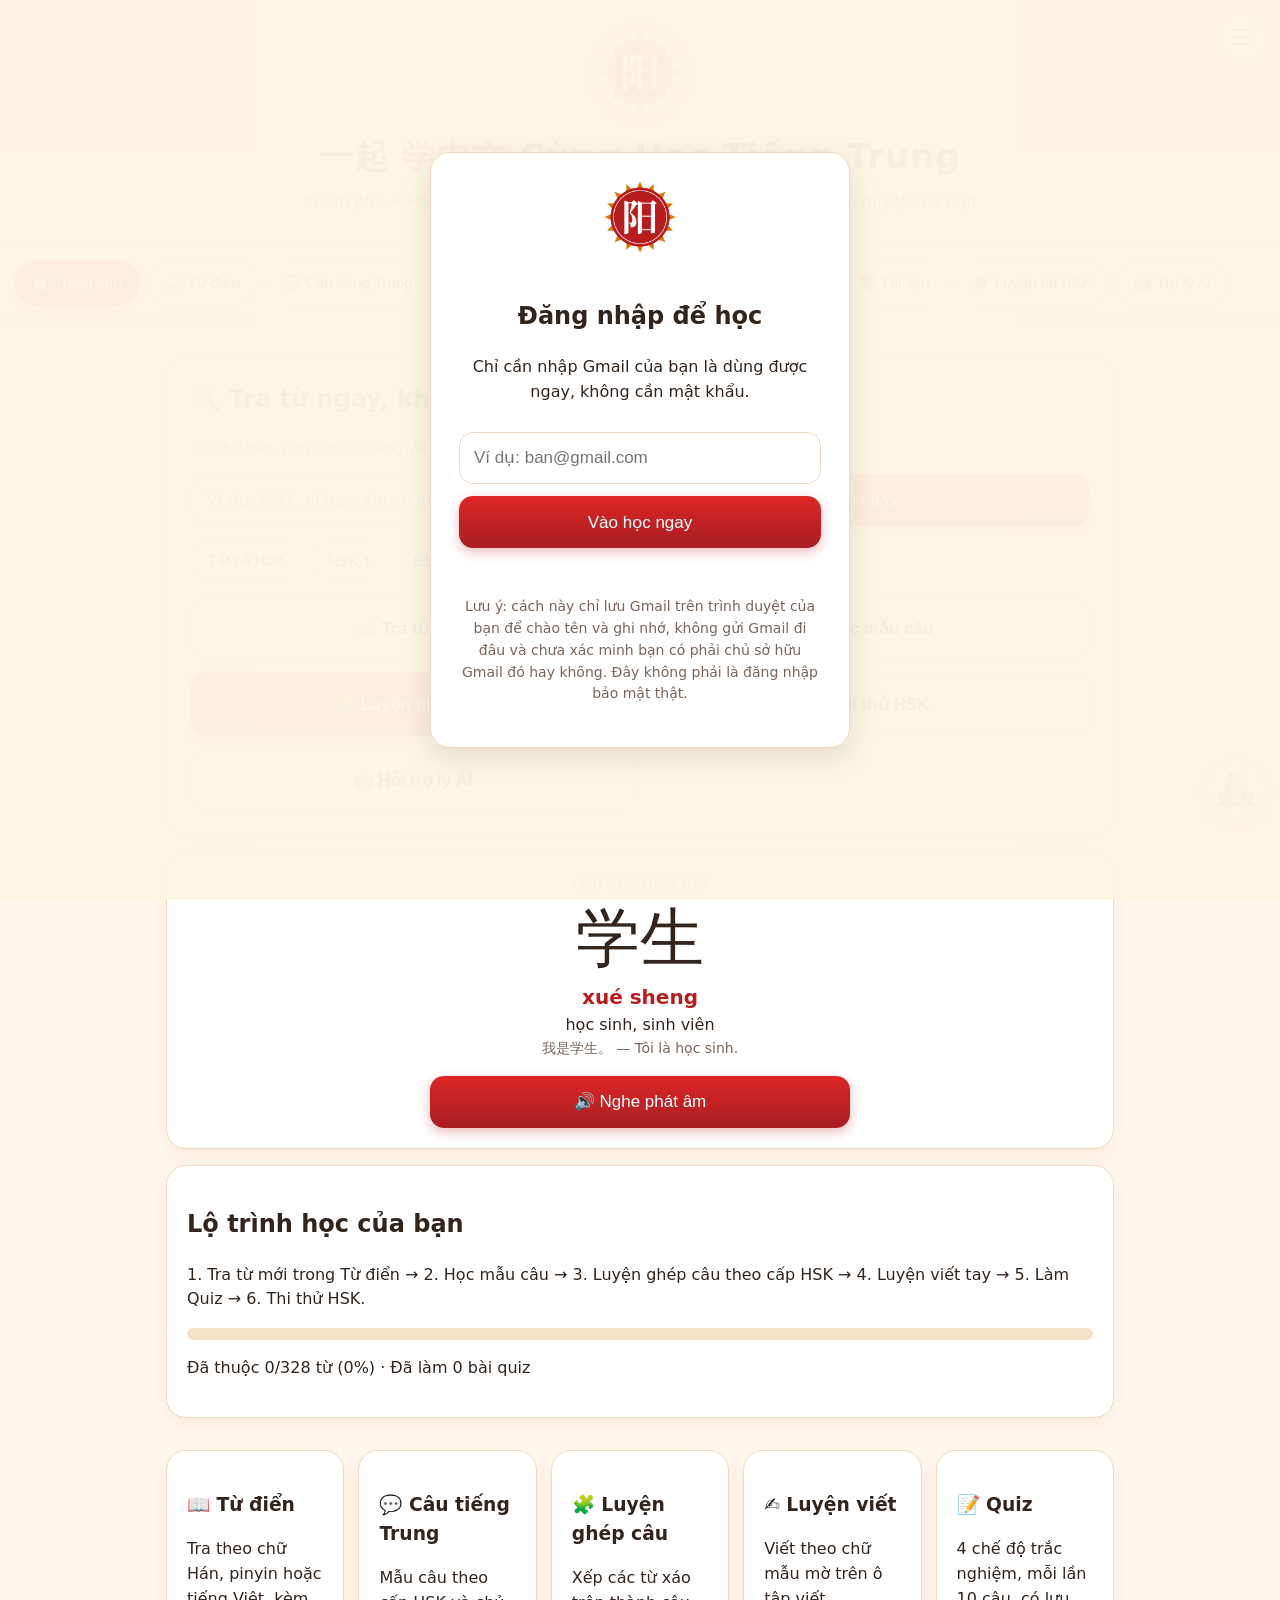
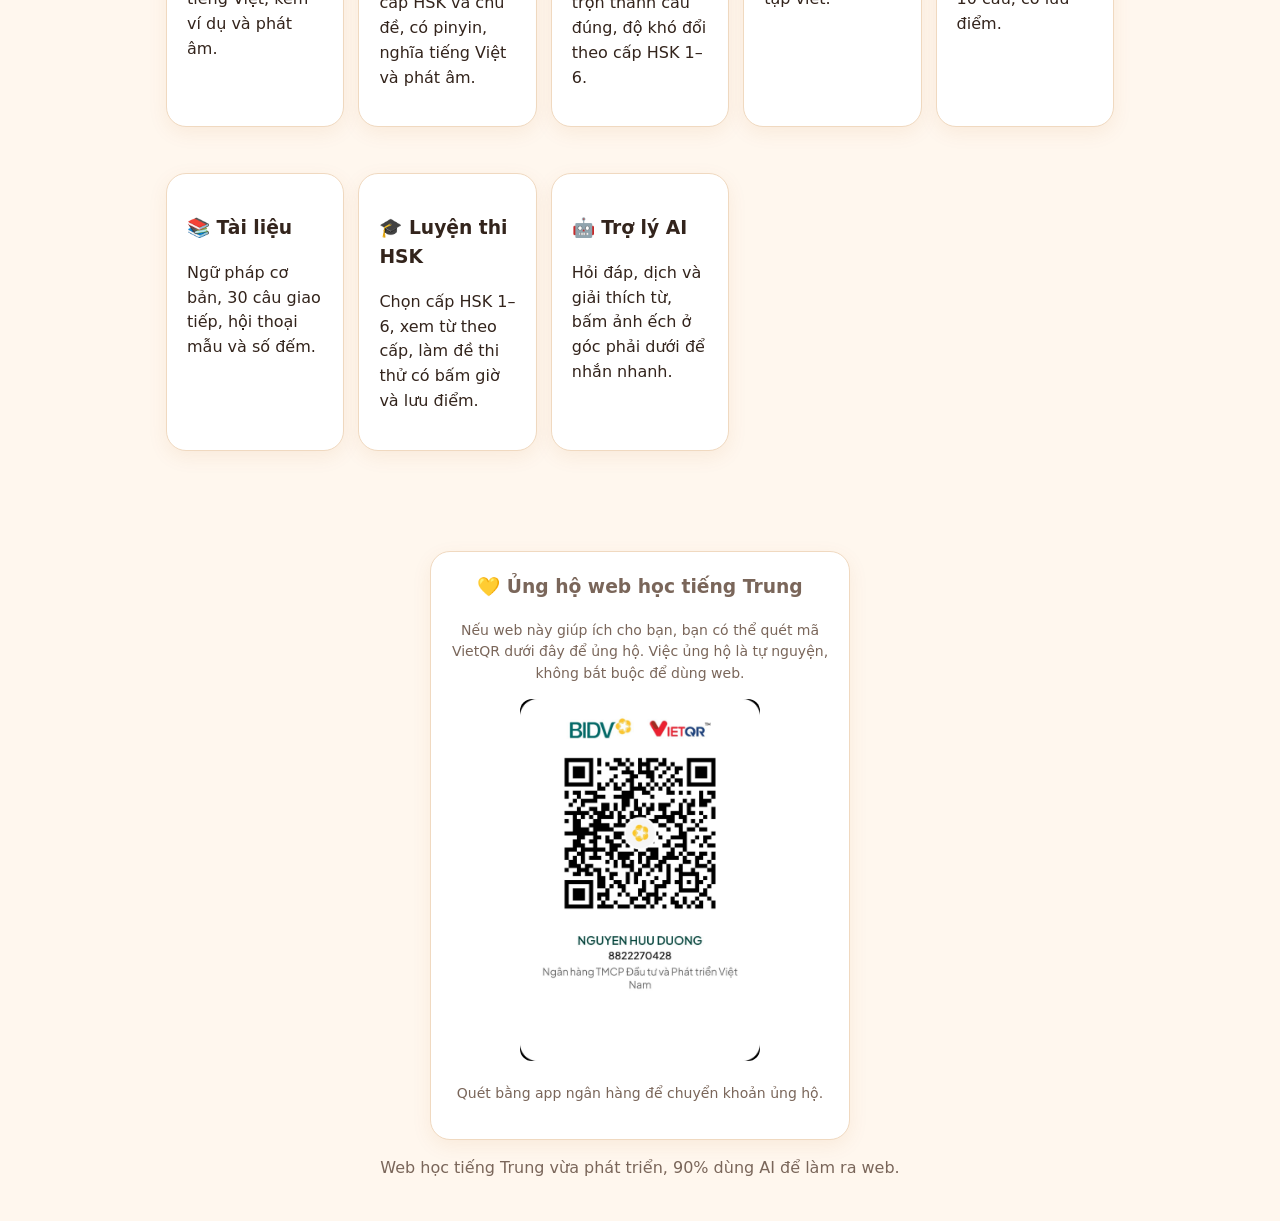
<file: Mã nguồn web học tiếng Trung bản GitHub Pages v28, đã bỏ hàm Netlify và sửa lời AI_1/index.html>
<!DOCTYPE html>
<html lang="vi">
<head>
<meta charset="UTF-8">
<meta name="viewport" content="width=device-width, initial-scale=1">
<title>Cùng Học Tiếng Trung</title>
<link rel="icon" href="logo-huu-duong-tron.png">
<link rel="stylesheet" href="style.css">
</head>
<body>
<div id="petals" aria-hidden="true"></div>
<button id="menuBtn" aria-label="Mở menu">☰</button>
<div id="menuPanel" hidden>
  <div class="small">Đang học với Gmail</div>
  <div class="menu-email" id="menuEmail">Chưa đăng nhập</div>
  <button class="secondary" id="menuChangeEmail">✉️ Đổi Gmail / Đăng xuất</button>
  <button class="secondary" id="menuTogglePetals">🌸 Tắt hoa đào bay</button>
  <button class="secondary" id="menuHistory">📜 Xem lịch sử sử dụng</button>
</div>
<header>
  <img class="site-logo" src="logo-huu-duong-tron.png" alt="Logo Cùng học tiếng Trung">
  <h1>一起 <span>学中文</span> Cùng Học Tiếng Trung</h1>
  <p>Khám phá → Học → Luyện → Kiểm tra → Ôn lại · Tiến độ lưu trên trình duyệt của bạn</p>
  <div id="userBar" class="user-bar" hidden>
    <span id="userGreeting"></span>
  </div>
</header>

<!-- Màn hình đăng nhập đơn giản: chỉ cần Gmail, không cần mật khẩu -->
<div id="loginGate">
  <div class="login-card">
    <div class="login-frog"><img src="logo-huu-duong-tron.png" alt="Logo 阳" style="width:72px;height:72px;border-radius:50%"></div>
    <h2>Đăng nhập để học</h2>
    <p>Chỉ cần nhập Gmail của bạn là dùng được ngay, không cần mật khẩu.</p>
    <input id="loginEmail" type="email" placeholder="Ví dụ: ban@gmail.com" autocomplete="email">
    <button class="primary" id="loginBtn">Vào học ngay</button>
    <p class="small" id="loginError"></p>
    <p class="small">Lưu ý: cách này chỉ lưu Gmail trên trình duyệt của bạn để chào tên và ghi nhớ, không gửi Gmail đi đâu và chưa xác minh bạn có phải chủ sở hữu Gmail đó hay không. Đây không phải là đăng nhập bảo mật thật.</p>
  </div>
</div>

<nav>
  <button data-tab="home" class="active">🏠 Trang chủ</button>
  <button data-tab="dict">📖 Từ điển</button>
  <button data-tab="sentences">💬 Câu tiếng Trung</button>
  <button data-tab="build">🧩 Luyện ghép câu</button>
  <button data-tab="write">✍️ Luyện viết</button>

  <button data-tab="quiz">📝 Quiz</button>
  <button data-tab="docs">📚 Tài liệu</button>
  <button data-tab="exam">🎓 Luyện thi HSK</button>
  <button data-tab="ai">🤖 Trợ lý AI</button>
</nav>

<main>
  <section id="tab-home" class="active">
    <div class="card search-hero">
      <h2 style="margin-top:0">🔍 Tra từ ngay, không cần tìm tab</h2>
      <p class="small">Gõ chữ Hán, pinyin hoặc tiếng Việt rồi bấm Tra ngay, web sẽ mở thẳng thẻ từ chi tiết cho bạn.</p>
      <div class="row">
        <input id="homeSearch" placeholder="Ví dụ: 你好, ni hao, xin chào…">
        <button class="primary" id="homeSearchBtn">Tra ngay</button>
      </div>
      <div class="chips" id="homeHskChips">
        <button data-hsk="">Tất cả HSK</button>
        <button data-hsk="1">HSK 1</button>
        <button data-hsk="2">HSK 2</button>
        <button data-hsk="3">HSK 3</button>
        <button data-hsk="4">HSK 4</button>
        <button data-hsk="5">HSK 5</button>
        <button data-hsk="6">HSK 6</button>
      </div>
      <div class="quick-actions">
        <button class="secondary" onclick="show('dict')">📖 Tra từ điển</button>
        <button class="secondary" onclick="show('sentences')">💬 Học mẫu câu</button>
        <button class="primary" onclick="show('build')">🧩 Luyện ghép câu</button>
        <button class="secondary" onclick="show('exam')">🎓 Thi thử HSK</button>
        <button class="secondary" onclick="show('ai')">🤖 Hỏi trợ lý AI</button>
      </div>
    </div>
    <div class="card" style="text-align:center">
      <div class="small">CHỮ CỦA HÔM NAY</div>
      <div class="han" id="todayHan">你好</div>
      <div class="pinyin" id="todayPinyin">nǐ hǎo</div>
      <div id="todayMeaning"></div>
      <div class="small" id="todayEx"></div>
      <div class="row" style="max-width:420px;margin:16px auto 0"><button class="primary" id="todaySpeak">🔊 Nghe phát âm</button></div>
    </div>

    <div class="card">
      <h2>Lộ trình học của bạn</h2>
      <p>1. Tra từ mới trong Từ điển → 2. Học mẫu câu → 3. Luyện ghép câu theo cấp HSK → 4. Luyện viết tay → 5. Làm Quiz → 6. Thi thử HSK.</p>
      <div class="progress"><div id="progressBar"></div></div>
      <p id="progressText"></p>
    </div>

    <div class="grid">
      <div class="card" style="cursor:pointer" onclick="show('dict')"><h3>📖 Từ điển</h3><p>Tra theo chữ Hán, pinyin hoặc tiếng Việt, kèm ví dụ và phát âm.</p></div>
      <div class="card" style="cursor:pointer" onclick="show('sentences')"><h3>💬 Câu tiếng Trung</h3><p>Mẫu câu theo cấp HSK và chủ đề, có pinyin, nghĩa tiếng Việt và phát âm.</p></div>
      <div class="card" style="cursor:pointer" onclick="show('build')"><h3>🧩 Luyện ghép câu</h3><p>Xếp các từ xáo trộn thành câu đúng, độ khó đổi theo cấp HSK 1–6.</p></div>
      <div class="card" style="cursor:pointer" onclick="show('write')"><h3>✍️ Luyện viết</h3><p>Viết theo chữ mẫu mờ trên ô tập viết.</p></div>

      <div class="card" style="cursor:pointer" onclick="show('quiz')"><h3>📝 Quiz</h3><p>4 chế độ trắc nghiệm, mỗi lần 10 câu, có lưu điểm.</p></div>
      <div class="card" style="cursor:pointer" onclick="show('docs')"><h3>📚 Tài liệu</h3><p>Ngữ pháp cơ bản, 30 câu giao tiếp, hội thoại mẫu và số đếm.</p></div>
      <div class="card" style="cursor:pointer" onclick="show('exam')"><h3>🎓 Luyện thi HSK</h3><p>Chọn cấp HSK 1–6, xem từ theo cấp, làm đề thi thử có bấm giờ và lưu điểm.</p></div>
      <div class="card" style="cursor:pointer" onclick="show('ai')"><h3>🤖 Trợ lý AI</h3><p>Hỏi đáp, dịch và giải thích từ, bấm ảnh ếch ở góc phải dưới để nhắn nhanh.</p></div>
    </div>
  </section>

  <section id="tab-dict">
    <h2>📖 Từ điển</h2>
    <div id="dictDetail"></div>
    <div class="row">
      <input id="dictSearch" placeholder="Gõ chữ Hán, pinyin hoặc tiếng Việt…">
      <select id="dictHsk"><option value="">Tất cả HSK</option><option value="1">HSK 1</option><option value="2">HSK 2</option><option value="3">HSK 3</option><option value="4">HSK 4</option><option value="5">HSK 5</option><option value="6">HSK 6</option></select>
    </div>
    <div class="grid" id="dictList"></div>
  </section>

  <section id="tab-sentences">
    <h2>💬 Câu tiếng Trung</h2>
    <p class="small">Không chỉ học từ rời rạc nữa: mỗi câu đều có chữ Hán, pinyin, nghĩa tiếng Việt và nút nghe. Kéo ngang để xem các câu tiếp theo.</p>
    <div class="row">
      <select id="sentenceHsk"><option value="">Tất cả HSK</option><option value="1">HSK 1</option><option value="2">HSK 2</option><option value="3">HSK 3</option><option value="4">HSK 4</option><option value="5">HSK 5</option><option value="6">HSK 6</option></select>
      <select id="sentenceTopic"><option value="">Tất cả chủ đề</option><option value="Chào hỏi">Chào hỏi</option><option value="Đời sống">Đời sống</option><option value="Ăn uống">Ăn uống</option><option value="Mua sắm">Mua sắm</option><option value="Du lịch">Du lịch</option><option value="Học tập">Học tập</option><option value="Công việc">Công việc</option><option value="Xã hội">Xã hội</option><option value="Văn hóa">Văn hóa</option></select>
    </div>
    <div class="sentence-row" id="sentenceList"></div>
  </section>

  <section id="tab-build">
    <h2>🧩 Luyện ghép câu</h2>
    <p class="small">Chọn cấp HSK, web xáo trộn các từ của một câu. Bạn bấm các từ theo thứ tự đúng để ghép thành câu, bấm lại từ đã chọn để trả về. Cấp càng cao, câu càng dài và khó hơn.</p>
    <div class="row">
      <select id="buildHsk"><option value="1">HSK 1</option><option value="2">HSK 2</option><option value="3">HSK 3</option><option value="4">HSK 4</option><option value="5">HSK 5</option><option value="6">HSK 6</option></select>
      <button class="primary" id="buildNext">Câu mới</button>
    </div>
    <div class="card">
      <p>Nghĩa cần ghép: <b id="buildMeaning"></b></p>
      <div id="buildBuilt" style="min-height:52px;border:2px dashed var(--line);border-radius:12px;padding:10px;margin:10px 0"></div>
      <div id="buildWords" class="row"></div>
      <div class="row" style="margin-top:12px">
        <button class="primary" id="buildCheck">✓ Kiểm tra</button>
        <button class="secondary" id="buildShow">Xem đáp án</button>
      </div>
      <p id="buildResult"></p>
      <p id="buildScore" class="small"></p>
    </div>
  </section>

  <section id="tab-write">
    <h2>✍️ Luyện viết</h2>
    <div class="card">
      <div class="model" id="writeModel">你</div>
      <p id="writeInfo" style="text-align:center"></p>
      <canvas id="writeCanvas" width="520" height="340"></canvas>
      <p class="small" style="text-align:center">Viết bằng chuột hoặc ngón tay lên khung trắng. Chữ mẫu mờ phía trên chỉ để đối chiếu.</p>
      <div class="row">
        <button class="secondary" id="writeClear">🧹 Xóa và viết lại</button>
        <button class="secondary" id="writeSpeak">🔊 Nghe</button>
        <button class="primary" id="writeNext">Chữ tiếp theo →</button>
      </div>
    </div>
  </section>

  <section id="tab-quiz">
    <h2>📝 Quiz</h2>
    <div class="card">
      <div class="row">
        <select id="quizMode">
          <option value="han-mean">Chữ Hán → nghĩa tiếng Việt</option>
          <option value="pinyin-han">Pinyin → chữ Hán</option>
          <option value="mean-han">Nghĩa → chữ Hán</option>
          <option value="listen">Nghe → chữ Hán</option>
        </select>
        <button class="primary" id="quizStart">Bắt đầu 10 câu</button>
      </div>
      <div id="quizBox" style="margin-top:16px"><p class="small">Chọn chế độ rồi bấm Bắt đầu.</p></div>
    </div>
    <div class="card"><h3>Lịch sử quiz</h3><div id="quizHistory"></div></div>
  </section>

  <section id="tab-docs">
    <h2>📚 Tài liệu học thêm</h2>
    <div class="card">
      <h3>1. Ngữ pháp cơ bản, nhớ là dùng được ngay</h3>
      <p><b>Trật tự câu:</b> Chủ ngữ + Động từ + Tân ngữ. Ví dụ: 我爱中国 (Tôi yêu Trung Quốc).</p>
      <p><b>是 (shì) – là:</b> 我是学生 (Tôi là học sinh). Không dùng 是 trước tính từ, mà dùng 很: 他很高 (Anh ấy rất cao).</p>
      <p><b>有 (yǒu) – có:</b> 我有一本书 (Tôi có một cuốn sách). Phủ định là 没有, không phải 不有.</p>
      <p><b>的 (de) – của:</b> 我的书 (Sách của tôi), 漂亮的衣服 (Quần áo đẹp).</p>
      <p><b>了 (le) – đã / rồi:</b> 我吃饭了 (Tôi ăn cơm rồi). Đặt sau động từ hoặc cuối câu.</p>
      <p><b>吗 (ma) – câu hỏi có / không:</b> 你是中国人吗？ (Bạn là người Trung Quốc phải không?). Trả lời: 是 / 不是.</p>
      <p><b>会 / 能 / 可以:</b> 会 = biết làm gì đó qua học tập; 能 = có khả năng / điều kiện cho phép; 可以 = được phép. Ví dụ: 我会说汉语, 你能帮我吗？, 可以进来吗？</p>
      <p><b>在 + địa điểm + động từ:</b> 我在学校学习 (Tôi học ở trường).</p>
    </div>
    <div class="card">
      <h3>2. 30 câu giao tiếp thông dụng nhất</h3>
      <table>
        <tr><th>Tiếng Trung</th><th>Pinyin</th><th>Tiếng Việt</th></tr>
        <tr><td>你好</td><td>nǐ hǎo</td><td>Xin chào</td></tr>
        <tr><td>你叫什么名字？</td><td>nǐ jiào shén me míng zi?</td><td>Bạn tên là gì?</td></tr>
        <tr><td>我叫……</td><td>wǒ jiào……</td><td>Tôi tên là……</td></tr>
        <tr><td>你是哪国人？</td><td>nǐ shì nǎ guó rén?</td><td>Bạn là người nước nào?</td></tr>
        <tr><td>我是越南人。</td><td>wǒ shì Yuè nán rén.</td><td>Tôi là người Việt Nam.</td></tr>
        <tr><td>你好吗？</td><td>nǐ hǎo ma?</td><td>Bạn khỏe không?</td></tr>
        <tr><td>我很好，谢谢。</td><td>wǒ hěn hǎo, xiè xie.</td><td>Tôi rất khỏe, cảm ơn.</td></tr>
        <tr><td>对不起</td><td>duì bu qǐ</td><td>Xin lỗi</td></tr>
        <tr><td>没关系</td><td>méi guān xi</td><td>Không sao</td></tr>
        <tr><td>请问，……在哪里？</td><td>qǐng wèn, …… zài nǎ lǐ?</td><td>Xin hỏi, …… ở đâu?</td></tr>
        <tr><td>这个多少钱？</td><td>zhè ge duō shao qián?</td><td>Cái này bao nhiêu tiền?</td></tr>
        <tr><td>太贵了，便宜一点吧。</td><td>tài guì le, pián yi yì diǎn ba.</td><td>Đắt quá, rẻ chút đi.</td></tr>
        <tr><td>我要这个。</td><td>wǒ yào zhè ge.</td><td>Tôi muốn cái này.</td></tr>
        <tr><td>我不要。</td><td>wǒ bú yào.</td><td>Tôi không muốn.</td></tr>
        <tr><td>请给我一杯水。</td><td>qǐng gěi wǒ yì bēi shuǐ.</td><td>Cho tôi một cốc nước.</td></tr>
        <tr><td>服务员，买单！</td><td>fú wù yuán, mǎi dān!</td><td>Phục vụ, tính tiền!</td></tr>
        <tr><td>我听不懂。</td><td>wǒ tīng bu dǒng.</td><td>Tôi nghe không hiểu.</td></tr>
        <tr><td>请说慢一点。</td><td>qǐng shuō màn yì diǎn.</td><td>Xin nói chậm một chút.</td></tr>
        <tr><td>你会说英语吗？</td><td>nǐ huì shuō Yīng yǔ ma?</td><td>Bạn biết nói tiếng Anh không?</td></tr>
        <tr><td>我会说一点汉语。</td><td>wǒ huì shuō yì diǎn Hàn yǔ.</td><td>Tôi biết nói một chút tiếng Trung.</td></tr>
        <tr><td>现在几点？</td><td>xiàn zài jǐ diǎn?</td><td>Bây giờ mấy giờ?</td></tr>
        <tr><td>今天星期几？</td><td>jīn tiān xīng qī jǐ?</td><td>Hôm nay là thứ mấy?</td></tr>
        <tr><td>我饿了。</td><td>wǒ è le.</td><td>Tôi đói rồi.</td></tr>
        <tr><td>我累了。</td><td>wǒ lèi le.</td><td>Tôi mệt rồi.</td></tr>
        <tr><td>祝你好运！</td><td>zhù nǐ hǎo yùn!</td><td>Chúc bạn may mắn!</td></tr>
        <tr><td>生日快乐！</td><td>shēng rì kuài lè!</td><td>Sinh nhật vui vẻ!</td></tr>
        <tr><td>新年快乐！</td><td>xīn nián kuài lè!</td><td>Năm mới vui vẻ!</td></tr>
        <tr><td>再见！</td><td>zài jiàn!</td><td>Tạm biệt!</td></tr>
        <tr><td>明天见！</td><td>míng tiān jiàn!</td><td>Ngày mai gặp lại!</td></tr>
        <tr><td>谢谢你的帮助。</td><td>xiè xie nǐ de bāng zhù.</td><td>Cảm ơn sự giúp đỡ của bạn.</td></tr>
      </table>
    </div>
    <div class="card">
      <h3>3. Hội thoại mẫu ngắn</h3>
      <p><b>Chào hỏi:</b> A: 你好！你叫什么名字？ B: 你好！我叫小明。你呢？ A: 我叫小红。很高兴认识你！ B: 我也是！</p>
      <p><b>Mua đồ:</b> A: 这个多少钱？ B: 五十块。 A: 太贵了，四十块可以吗？ B: 好吧，四十块。</p>
      <p><b>Nhà hàng:</b> A: 服务员，请给我菜单。 B: 好的。 A: 我要一碗面条和一杯茶。 B: 好的，请稍等。</p>
      <p><b>Hỏi đường:</b> A: 请问，银行在哪里？ B: 银行在超市旁边，一直走就到了。 A: 谢谢！ B: 不客气。</p>
    </div>
    <div class="card">
      <h3>4. Số đếm, ngày tháng, thứ trong tuần</h3>
      <p><b>Số:</b> 一 1, 二 2, 三 3, 四 4, 五 5, 六 6, 七 7, 八 8, 九 9, 十 10, 百 100, 千 1000.</p>
      <p><b>Ngày tháng:</b> 年 năm, 月 tháng, 日 / 号 ngày. Ví dụ: 2026年11月1日 = ngày 1 tháng 11 năm 2026.</p>
      <p><b>Thứ:</b> 星期一 thứ 2, 星期二 thứ 3, 星期三 thứ 4, 星期四 thứ 5, 星期五 thứ 6, 星期六 thứ 7, 星期天 / 星期日 chủ nhật.</p>
      <p><b>Buổi:</b> 早上 buổi sáng, 中午 buổi trưa, 下午 buổi chiều, 晚上 buổi tối.</p>
      <p class="small">Mẹo học: mỗi ngày học 10 từ mới trong Từ điển, học mẫu câu trong tab Câu tiếng Trung, rồi luyện ghép câu theo cấp HSK. Tài liệu này dùng chung với 238 từ trong Từ điển của web.</p>
    </div>
  </section>

  <section id="tab-exam">
    <h2>🎓 Luyện thi HSK</h2>
    <div class="card">
      <p class="small">Kiểu tra từ như từ điển HSK: bấm một từ để xem chữ lớn, pinyin, nghĩa tiếng Việt, ví dụ và từ liên quan. Web hiện có từ mẫu HSK 1–6, chưa phải toàn bộ danh sách chính thức, nên bạn dùng để ôn theo cấp, không thay cho đề thi thật.</p>
      <div class="row">
        <select id="examLevel">
          <option value="1">HSK 1 — cơ bản</option>
          <option value="2">HSK 2 — cơ bản</option>
          <option value="3">HSK 3 — trung cấp</option>
          <option value="4">HSK 4 — trung cấp cao</option>
          <option value="5">HSK 5 — nâng cao</option>
          <option value="6">HSK 6 — nâng cao</option>
        </select>
        <select id="examMode">
          <option value="han-mean">Chữ Hán → nghĩa</option>
          <option value="pinyin-han">Pinyin → chữ Hán</option>
          <option value="listen">Nghe → chữ Hán</option>
          <option value="read">Đọc câu → chọn dịch đúng</option>
        </select>
        <select id="examCount">
          <option value="10">10 câu</option>
          <option value="20">20 câu</option>
        </select>
        <button class="primary" id="examStart">Bắt đầu thi thử</button>
      </div>
      <p class="small" id="examInfo"></p>
      <div id="examBox" style="margin-top:16px"><p class="small">Chọn cấp và chế độ rồi bấm Bắt đầu thi thử. Đề thi thử có bấm giờ 10 phút.</p></div>
    </div>
    <div class="card">
      <h3>📝 Đề thi thử mô phỏng theo đề thật</h3>
      <p class="small">Không chỉ ôn từ rời rạc nữa: đề này có 3 phần Nghe – Đọc – Viết/Ngữ pháp, 9 câu, bấm giờ 15 phút, chọn đáp án là chuyển câu tiếp theo, không báo đúng sai giữa chừng như thi thật. Cuối bài mới chấm điểm và xem giải thích từng câu.</p>
      <div class="row">
        <select id="mockLevel">
          <option value="1">HSK 1</option>
          <option value="2">HSK 2</option>
          <option value="3">HSK 3</option>
          <option value="4">HSK 4</option>
          <option value="5">HSK 5</option>
          <option value="6">HSK 6</option>
        </select>
        <button class="primary" id="mockStart">Làm đề thi thử</button>
      </div>
      <div id="mockBox" style="margin-top:16px"><p class="small">Chọn cấp rồi bấm Làm đề thi thử.</p></div>
      <div id="mockHistory"></div>
    </div>
    <div class="card">
      <h3>📋 Cấu trúc thi HSK để tham khảo</h3>
      <p class="small">HSK 1–2: tổng điểm tối đa 200, đạt từ 120. HSK 3–6: tổng điểm tối đa 300, đạt từ 180. Các cấp cao hơn có thêm phần nghe dài hơn, đọc hiểu dài hơn và viết đoạn văn. Số từ tham khảo theo chuẩn cũ: HSK 1 khoảng 150 từ, HSK 2 khoảng 300 từ, HSK 3 khoảng 600 từ, HSK 4 khoảng 1.200 từ, HSK 5 khoảng 2.500 từ, HSK 6 khoảng 5.000 từ trở lên.</p>
      <div id="examHistory"></div>
    </div>
    <div class="card">
      <h3>🔍 Từ theo cấp đã chọn</h3>
      <div id="examWordDetail"></div>
      <div class="grid" id="examWordList"></div>
    </div>
  </section>

  <section id="tab-history">
    <h2>📜 Lịch sử sử dụng</h2>
    <p class="small">Web ghi lại những việc bạn đã làm ở đây, mới nhất ở trên cùng, để bạn biết mình đã học tới đâu. Lịch sử này chỉ lưu trên trình duyệt này, theo Gmail bạn đang dùng.</p>
    <div class="row">
      <button class="secondary" id="historyClear">🗑️ Xóa lịch sử</button>
    </div>
    <div id="historyList" style="margin-top:16px"></div>
  </section>

  <section id="tab-ai">
    <h2>🤖 Trợ lý AI trong web</h2>
    <div class="card">
      <p class="small">Web này đang chạy trên GitHub Pages, chỉ chạy web tĩnh nên không có hàm server, vì vậy AI thật tạm dừng ở bản này. Người dùng không cần nhập key, và cũng không nhập key vào đây.</p>
      <p class="small">Các phần học khác vẫn chạy bình thường: từ điển, câu tiếng Trung, ghép câu, quiz, thi thử, lịch sử. Nếu muốn AI thật trở lại, chủ web cần thêm một dịch vụ hàm server miễn phí khác (ví dụ Cloudflare), lúc đó mình sẽ nối lại hàm AI với key của chủ web.</p>
      <div id="aiChat" class="chat"></div>
      <div class="row">
        <input id="aiInput" placeholder="Ví dụ: giải thích 你好, pinyin của 谢谢, ra câu quiz…">
        <button class="primary" id="aiSend">Gửi</button>
      </div>
      <div class="row">
        <button class="secondary" onclick="aiAsk('我爱中国')">Dịch: 我爱中国</button>
        <button class="secondary" onclick="aiAsk('Tôi yêu Trung Quốc')">Dịch: Tôi yêu Trung Quốc</button>
        <button class="secondary" onclick="aiAsk('giải thích chi tiết: 学习')">Giải thích: 学习</button>
        <button class="secondary" onclick="aiAsk('ra câu quiz')">Ra câu quiz</button>
      </div>
    </div>
  </section>
</main>

<footer>
  <div class="card" style="text-align:center;max-width:420px;margin:0 auto 16px">
    <h3 style="margin-top:0">💛 Ủng hộ web học tiếng Trung</h3>
    <p class="small">Nếu web này giúp ích cho bạn, bạn có thể quét mã VietQR dưới đây để ủng hộ. Việc ủng hộ là tự nguyện, không bắt buộc để dùng web.</p>
    <img src="qr-donate.jpg" alt="Mã QR ủng hộ qua VietQR BIDV" style="width:240px;max-width:80%;height:auto;border-radius:12px">
    <p class="small">Quét bằng app ngân hàng để chuyển khoản ủng hộ.</p>
  </div>
  <p>Web học tiếng Trung vừa phát triển, 90% dùng AI để làm ra web.</p>
</footer>

<!-- Ô chat nhỏ kiểu nhắn tin, hiện ở mọi tab -->
<button id="chatFab" aria-label="Mở trò chuyện với trợ lý AI"><img src="ech-xanh.webp" alt="Ếch xanh"></button>
<div id="chatBox" hidden>
  <div class="chat-head">
    <span>🤖 Trợ lý AI</span>
    <button id="chatClose" aria-label="Đóng khung chat">×</button>
  </div>
  <div id="miniChat" class="chat mini-chat"></div>
  <div class="chat-input">
    <input id="miniInput" placeholder="Nhắn cho trợ lý AI…">
    <button id="miniSend">Gửi</button>
  </div>
  <div class="chat-chips">
    <button onclick="miniAsk('我爱中国')">Dịch: 我爱中国</button>
    <button onclick="miniAsk('giải thích chi tiết: 学习')">Giải thích: 学习</button>
    <button onclick="miniAsk('ra câu quiz')">Ra câu quiz</button>
  </div>
</div>

<script src="data.js"></script>
<script src="hsk456.js"></script>
<script src="mock_exams.js"></script>
<script src="sentences.js"></script>
<script src="app.js"></script>
</body>
</html>
</file>
<file: style.css>
:root{
  --paper:#fff7ee; --ink:#33241c; --muted:#7a665a;
  --red:#b91c1c; --red-soft:#fde8e8; --pink:#ec4899; --pink-soft:#fdf2f8;
  --gold:#d97706; --card:#ffffff; --line:#f0d9c0; --green:#15803d;
}
*{box-sizing:border-box}
body{margin:0;font-family:"Noto Sans SC","Segoe UI",system-ui,sans-serif;background:linear-gradient(180deg,#fff1f2 0%,var(--paper) 240px,var(--paper) 100%);color:var(--ink);line-height:1.55}
header{padding:30px 20px 20px;text-align:center;border-bottom:1px solid var(--line);background:linear-gradient(180deg,#ffe4e6 0%,#fff7ee 100%)}
.site-logo{width:84px;height:84px;border-radius:50%;margin-bottom:8px;border:3px solid #fff;box-shadow:0 6px 18px rgba(185,28,28,.25)}
header h1{margin:0;font-size:34px;letter-spacing:1px}
header h1 span{color:var(--red)}
header p{margin:8px 0 0;color:var(--muted)}
nav{display:flex;gap:8px;justify-content:flex-start;flex-wrap:nowrap;overflow-x:auto;padding:12px 14px;background:rgba(255,255,255,.9);backdrop-filter:blur(6px);position:sticky;top:0;z-index:5;box-shadow:0 2px 14px rgba(185,28,28,.10);scrollbar-width:none}
nav::-webkit-scrollbar{display:none}
nav button{border:1px solid var(--line);background:#fff;padding:11px 16px;border-radius:999px;cursor:pointer;font-size:15px;min-height:46px;flex-shrink:0;transition:.15s;white-space:nowrap;color:var(--ink)}
nav button.active{background:linear-gradient(180deg,#dc2626,#b91c1c);color:#fff;border-color:var(--red);box-shadow:0 4px 12px rgba(185,28,28,.35)}
nav button:hover{border-color:var(--pink);transform:translateY(-1px)}
main{max-width:980px;margin:0 auto;padding:22px 16px 60px}
section{display:none}
section.active{display:block}
.card{background:var(--card);border:1px solid var(--line);border-radius:20px;padding:20px;margin:16px 0;box-shadow:0 6px 20px rgba(180,83,9,.08)}
.han{font-family:"Noto Serif SC",serif;font-size:64px;line-height:1.1;margin:8px 0}
.pinyin{font-size:20px;color:var(--red);font-weight:700}
input,select{width:100%;padding:14px;border:1px solid var(--line);border-radius:14px;font-size:17px;background:#fff;min-height:52px}
button.primary{background:linear-gradient(180deg,#dc2626,#a81e22);color:#fff;border:0;padding:14px 20px;border-radius:14px;cursor:pointer;font-size:17px;min-height:52px;box-shadow:0 4px 12px rgba(185,28,28,.3)}
button.primary:hover{filter:brightness(1.07)}
button:focus-visible,input:focus-visible,select:focus-visible{outline:3px solid var(--pink);outline-offset:2px}
button.secondary{background:#fff;border:1px solid var(--line);padding:13px 18px;border-radius:14px;cursor:pointer;font-size:16px;min-height:48px}
.grid{display:grid;grid-template-columns:repeat(auto-fill,minmax(170px,1fr));gap:14px}
.sentence-row{display:flex;gap:14px;overflow-x:auto;padding:4px 2px 12px;scroll-snap-type:x mandatory}
.sentence-row .card{flex:0 0 min(320px,85vw);margin:0;scroll-snap-align:start}
.feedback{font-weight:700;margin-top:12px;padding:12px 14px;border-radius:12px}
.feedback.ok{background:#dcfce7;color:#166534;border:1px solid #bbf7d0}
.feedback.bad{background:#fee2e2;color:#991b1b;border:1px solid #fecaca}
.search-hero{padding:24px;background:linear-gradient(180deg,#fff,#fff7ee)}
.search-hero input{font-size:18px}
.quick-actions{display:grid;grid-template-columns:repeat(2,1fr);gap:12px;margin-top:14px}
.quick-actions button{min-height:64px;font-size:17px;font-weight:700}
.chips{display:flex;gap:8px;flex-wrap:wrap;margin-top:12px}
.chips button{background:#fff;border:1px solid var(--line);padding:10px 16px;border-radius:999px;cursor:pointer;font-size:15px;min-height:44px}
.chips button.active{background:var(--red);color:#fff;border-color:var(--red)}
.word{cursor:pointer}
.word:hover{border-color:var(--red);box-shadow:0 6px 16px rgba(185,28,28,.12)}
.word .h{font-size:32px;font-family:"Noto Serif SC",serif}
.word .p{color:var(--red);font-weight:700}
.word .m{color:var(--muted)}
canvas{width:100%;max-width:520px;height:340px;background:#fff;border:2px solid var(--ink);border-radius:12px;touch-action:none;display:block;margin:12px auto}
.model{font-size:180px;color:#e8cdb4;text-align:center;line-height:1;user-select:none;font-family:"Noto Serif SC",serif}
.row{display:flex;gap:10px;flex-wrap:wrap;margin-top:12px}
.row>*{flex:1;min-width:140px}
.progress{height:12px;background:#f5e0c8;border-radius:999px;overflow:hidden}
.progress>div{height:100%;background:linear-gradient(90deg,var(--green),#22c55e);width:0%}
.small{color:var(--muted);font-size:14px}
.result{font-weight:700;margin-top:12px}
table{width:100%;border-collapse:collapse}
td,th{border-bottom:1px solid var(--line);padding:9px;text-align:left}
.chat{max-height:420px;overflow-y:auto;border:1px solid var(--line);border-radius:14px;padding:14px;background:#fff;margin-bottom:12px}
.msg{margin:10px 0;padding:10px 14px;border-radius:14px;line-height:1.5}
.msg.user{background:#fde8e8;margin-left:20%}
.msg.ai{background:#fff;border:1px solid var(--line);margin-right:10%;white-space:pre-line}
footer{text-align:center;padding:24px;color:var(--muted)}
.user-bar{display:flex;gap:10px;justify-content:center;align-items:center;flex-wrap:wrap;margin-top:12px}
.user-bar button{padding:8px 14px;font-size:14px}
#loginGate{position:fixed;inset:0;z-index:100;background:rgba(253,246,227,.97);display:flex;align-items:center;justify-content:center;padding:20px}
#loginGate[hidden]{display:none}
.login-card{max-width:420px;width:100%;background:var(--card);border:1px solid var(--line);border-radius:20px;padding:28px;text-align:center;box-shadow:0 10px 30px rgba(0,0,0,.1)}
.login-frog{font-size:56px}
.login-card input{margin:12px 0}
.login-card .primary{width:100%}
#loginError{color:var(--red);font-weight:700;min-height:20px}
#chatFab{position:fixed;right:16px;bottom:84px;top:auto;transform:none;z-index:50;width:56px;height:56px;border-radius:50%;border:2px solid #fff;padding:0;overflow:hidden;background:#fff;cursor:pointer;box-shadow:0 6px 20px rgba(0,0,0,.25)}
#chatFab img{width:100%;height:100%;object-fit:cover;display:block}
#chatBox{position:fixed;right:16px;bottom:152px;top:auto;transform:none;z-index:50;width:min(360px,calc(100vw - 32px));max-height:70vh;background:var(--card);border:1px solid var(--line);border-radius:16px;box-shadow:0 10px 30px rgba(0,0,0,.2);overflow:hidden}
.chat-head{display:flex;justify-content:space-between;align-items:center;padding:12px 14px;background:var(--red);color:#fff;font-weight:700}
.chat-head button{background:none;border:0;color:#fff;font-size:24px;cursor:pointer;line-height:1}
.mini-chat{max-height:340px;margin:0;border:0;border-radius:0}
.chat-input{display:flex;gap:8px;padding:10px}
.chat-input input{flex:1}
.chat-input button{background:var(--red);color:#fff;border:0;padding:12px 16px;border-radius:10px;cursor:pointer}
.chat-chips{display:flex;gap:6px;flex-wrap:wrap;padding:0 10px 12px}
.chat-chips button{background:#fff;border:1px solid var(--line);padding:7px 10px;border-radius:999px;cursor:pointer;font-size:13px}
/* Nút 3 gạch ở góc phải trên cùng */
#menuBtn{position:fixed;top:14px;right:14px;z-index:60;width:48px;height:48px;border-radius:50%;border:1px solid var(--line);background:#fff;box-shadow:0 4px 14px rgba(0,0,0,.15);font-size:22px;cursor:pointer;line-height:1}
#menuPanel{position:fixed;top:68px;right:14px;z-index:60;width:min(300px,calc(100vw - 28px));background:#fff;border:1px solid var(--line);border-radius:16px;box-shadow:0 12px 30px rgba(0,0,0,.2);padding:14px}
#menuPanel[hidden]{display:none}
#menuPanel button{width:100%;margin-top:8px;text-align:left}
#menuPanel .menu-email{font-weight:700;word-break:break-all}
/* Hoa đào bay */
#petals{position:fixed;inset:0;overflow:hidden;pointer-events:none;z-index:40}
body.no-petals #petals{display:none}
.petal{position:absolute;top:-40px;animation:petalFall linear infinite;opacity:.9}
@keyframes petalFall{
  0%{transform:translateY(-40px) translateX(0) rotate(0deg)}
  50%{transform:translateY(50vh) translateX(30px) rotate(180deg)}
  100%{transform:translateY(110vh) translateX(-20px) rotate(360deg)}
}
@media(max-width:600px){.han{font-size:52px} header h1{font-size:28px}}
</file>
<file: Bản v29 cho GitHub Pages_1/style.css>
:root{
  --paper:#fff7ee; --ink:#33241c; --muted:#7a665a;
  --red:#b91c1c; --red-soft:#fde8e8; --pink:#ec4899; --pink-soft:#fdf2f8;
  --gold:#d97706; --card:#ffffff; --line:#f0d9c0; --green:#15803d;
}
*{box-sizing:border-box}
body{margin:0;font-family:"Noto Sans SC","Segoe UI",system-ui,sans-serif;background:linear-gradient(180deg,#fff1f2 0%,var(--paper) 240px,var(--paper) 100%);color:var(--ink);line-height:1.55}
header{padding:30px 20px 20px;text-align:center;border-bottom:1px solid var(--line);background:linear-gradient(180deg,#ffe4e6 0%,#fff7ee 100%)}
.site-logo{width:84px;height:84px;border-radius:50%;margin-bottom:8px;border:3px solid #fff;box-shadow:0 6px 18px rgba(185,28,28,.25)}
header h1{margin:0;font-size:34px;letter-spacing:1px}
header h1 span{color:var(--red)}
header p{margin:8px 0 0;color:var(--muted)}
nav{display:flex;gap:8px;justify-content:flex-start;flex-wrap:nowrap;overflow-x:auto;padding:12px 14px;background:rgba(255,255,255,.9);backdrop-filter:blur(6px);position:sticky;top:0;z-index:5;box-shadow:0 2px 14px rgba(185,28,28,.10);scrollbar-width:none}
nav::-webkit-scrollbar{display:none}
nav button{border:1px solid var(--line);background:#fff;padding:11px 16px;border-radius:999px;cursor:pointer;font-size:15px;min-height:46px;flex-shrink:0;transition:.15s;white-space:nowrap;color:var(--ink)}
nav button.active{background:linear-gradient(180deg,#dc2626,#b91c1c);color:#fff;border-color:var(--red);box-shadow:0 4px 12px rgba(185,28,28,.35)}
nav button:hover{border-color:var(--pink);transform:translateY(-1px)}
main{max-width:980px;margin:0 auto;padding:22px 16px 60px}
section{display:none}
section.active{display:block}
.card{background:var(--card);border:1px solid var(--line);border-radius:20px;padding:20px;margin:16px 0;box-shadow:0 6px 20px rgba(180,83,9,.08)}
.han{font-family:"Noto Serif SC",serif;font-size:64px;line-height:1.1;margin:8px 0}
.pinyin{font-size:20px;color:var(--red);font-weight:700}
input,select{width:100%;padding:14px;border:1px solid var(--line);border-radius:14px;font-size:17px;background:#fff;min-height:52px}
button.primary{background:linear-gradient(180deg,#dc2626,#a81e22);color:#fff;border:0;padding:14px 20px;border-radius:14px;cursor:pointer;font-size:17px;min-height:52px;box-shadow:0 4px 12px rgba(185,28,28,.3)}
button.primary:hover{filter:brightness(1.07)}
button:focus-visible,input:focus-visible,select:focus-visible{outline:3px solid var(--pink);outline-offset:2px}
button.secondary{background:#fff;border:1px solid var(--line);padding:13px 18px;border-radius:14px;cursor:pointer;font-size:16px;min-height:48px}
.grid{display:grid;grid-template-columns:repeat(auto-fill,minmax(170px,1fr));gap:14px}
.sentence-row{display:flex;gap:14px;overflow-x:auto;padding:4px 2px 12px;scroll-snap-type:x mandatory}
.sentence-row .card{flex:0 0 min(320px,85vw);margin:0;scroll-snap-align:start}
.feedback{font-weight:700;margin-top:12px;padding:12px 14px;border-radius:12px}
.feedback.ok{background:#dcfce7;color:#166534;border:1px solid #bbf7d0}
.feedback.bad{background:#fee2e2;color:#991b1b;border:1px solid #fecaca}
.search-hero{padding:24px;background:linear-gradient(180deg,#fff,#fff7ee)}
.search-hero input{font-size:18px}
.quick-actions{display:grid;grid-template-columns:repeat(2,1fr);gap:12px;margin-top:14px}
.quick-actions button{min-height:64px;font-size:17px;font-weight:700}
.chips{display:flex;gap:8px;flex-wrap:wrap;margin-top:12px}
.chips button{background:#fff;border:1px solid var(--line);padding:10px 16px;border-radius:999px;cursor:pointer;font-size:15px;min-height:44px}
.chips button.active{background:var(--red);color:#fff;border-color:var(--red)}
.word{cursor:pointer}
.word:hover{border-color:var(--red);box-shadow:0 6px 16px rgba(185,28,28,.12)}
.word .h{font-size:32px;font-family:"Noto Serif SC",serif}
.word .p{color:var(--red);font-weight:700}
.word .m{color:var(--muted)}
canvas{width:100%;max-width:520px;height:340px;background:#fff;border:2px solid var(--ink);border-radius:12px;touch-action:none;display:block;margin:12px auto}
.model{font-size:180px;color:#e8cdb4;text-align:center;line-height:1;user-select:none;font-family:"Noto Serif SC",serif}
.row{display:flex;gap:10px;flex-wrap:wrap;margin-top:12px}
.row>*{flex:1;min-width:140px}
.progress{height:12px;background:#f5e0c8;border-radius:999px;overflow:hidden}
.progress>div{height:100%;background:linear-gradient(90deg,var(--green),#22c55e);width:0%}
.small{color:var(--muted);font-size:14px}
.result{font-weight:700;margin-top:12px}
table{width:100%;border-collapse:collapse}
td,th{border-bottom:1px solid var(--line);padding:9px;text-align:left}
.chat{max-height:420px;overflow-y:auto;border:1px solid var(--line);border-radius:14px;padding:14px;background:#fff;margin-bottom:12px}
.msg{margin:10px 0;padding:10px 14px;border-radius:14px;line-height:1.5}
.msg.user{background:#fde8e8;margin-left:20%}
.msg.ai{background:#fff;border:1px solid var(--line);margin-right:10%}
footer{text-align:center;padding:24px;color:var(--muted)}
.user-bar{display:flex;gap:10px;justify-content:center;align-items:center;flex-wrap:wrap;margin-top:12px}
.user-bar button{padding:8px 14px;font-size:14px}
#loginGate{position:fixed;inset:0;z-index:100;background:rgba(253,246,227,.97);display:flex;align-items:center;justify-content:center;padding:20px}
#loginGate[hidden]{display:none}
.login-card{max-width:420px;width:100%;background:var(--card);border:1px solid var(--line);border-radius:20px;padding:28px;text-align:center;box-shadow:0 10px 30px rgba(0,0,0,.1)}
.login-frog{font-size:56px}
.login-card input{margin:12px 0}
.login-card .primary{width:100%}
#loginError{color:var(--red);font-weight:700;min-height:20px}
#chatFab{position:fixed;right:16px;bottom:84px;top:auto;transform:none;z-index:50;width:56px;height:56px;border-radius:50%;border:2px solid #fff;padding:0;overflow:hidden;background:#fff;cursor:pointer;box-shadow:0 6px 20px rgba(0,0,0,.25)}
#chatFab img{width:100%;height:100%;object-fit:cover;display:block}
#chatBox{position:fixed;right:16px;bottom:152px;top:auto;transform:none;z-index:50;width:min(360px,calc(100vw - 32px));max-height:70vh;background:var(--card);border:1px solid var(--line);border-radius:16px;box-shadow:0 10px 30px rgba(0,0,0,.2);overflow:hidden}
.chat-head{display:flex;justify-content:space-between;align-items:center;padding:12px 14px;background:var(--red);color:#fff;font-weight:700}
.chat-head button{background:none;border:0;color:#fff;font-size:24px;cursor:pointer;line-height:1}
.mini-chat{max-height:340px;margin:0;border:0;border-radius:0}
.chat-input{display:flex;gap:8px;padding:10px}
.chat-input input{flex:1}
.chat-input button{background:var(--red);color:#fff;border:0;padding:12px 16px;border-radius:10px;cursor:pointer}
.chat-chips{display:flex;gap:6px;flex-wrap:wrap;padding:0 10px 12px}
.chat-chips button{background:#fff;border:1px solid var(--line);padding:7px 10px;border-radius:999px;cursor:pointer;font-size:13px}
/* Nút 3 gạch ở góc phải trên cùng */
#menuBtn{position:fixed;top:14px;right:14px;z-index:60;width:48px;height:48px;border-radius:50%;border:1px solid var(--line);background:#fff;box-shadow:0 4px 14px rgba(0,0,0,.15);font-size:22px;cursor:pointer;line-height:1}
#menuPanel{position:fixed;top:68px;right:14px;z-index:60;width:min(300px,calc(100vw - 28px));background:#fff;border:1px solid var(--line);border-radius:16px;box-shadow:0 12px 30px rgba(0,0,0,.2);padding:14px}
#menuPanel[hidden]{display:none}
#menuPanel button{width:100%;margin-top:8px;text-align:left}
#menuPanel .menu-email{font-weight:700;word-break:break-all}
/* Hoa đào bay */
#petals{position:fixed;inset:0;overflow:hidden;pointer-events:none;z-index:40}
body.no-petals #petals{display:none}
.petal{position:absolute;top:-40px;animation:petalFall linear infinite;opacity:.9}
@keyframes petalFall{
  0%{transform:translateY(-40px) translateX(0) rotate(0deg)}
  50%{transform:translateY(50vh) translateX(30px) rotate(180deg)}
  100%{transform:translateY(110vh) translateX(-20px) rotate(360deg)}
}
@media(max-width:600px){.han{font-size:52px} header h1{font-size:28px}}
</file>
<file: Bản v32 cho GitHub Pages, dịch 2 chiều Trung - Việt_1/style.css>
:root{
  --paper:#fff7ee; --ink:#33241c; --muted:#7a665a;
  --red:#b91c1c; --red-soft:#fde8e8; --pink:#ec4899; --pink-soft:#fdf2f8;
  --gold:#d97706; --card:#ffffff; --line:#f0d9c0; --green:#15803d;
}
*{box-sizing:border-box}
body{margin:0;font-family:"Noto Sans SC","Segoe UI",system-ui,sans-serif;background:linear-gradient(180deg,#fff1f2 0%,var(--paper) 240px,var(--paper) 100%);color:var(--ink);line-height:1.55}
header{padding:30px 20px 20px;text-align:center;border-bottom:1px solid var(--line);background:linear-gradient(180deg,#ffe4e6 0%,#fff7ee 100%)}
.site-logo{width:84px;height:84px;border-radius:50%;margin-bottom:8px;border:3px solid #fff;box-shadow:0 6px 18px rgba(185,28,28,.25)}
header h1{margin:0;font-size:34px;letter-spacing:1px}
header h1 span{color:var(--red)}
header p{margin:8px 0 0;color:var(--muted)}
nav{display:flex;gap:8px;justify-content:flex-start;flex-wrap:nowrap;overflow-x:auto;padding:12px 14px;background:rgba(255,255,255,.9);backdrop-filter:blur(6px);position:sticky;top:0;z-index:5;box-shadow:0 2px 14px rgba(185,28,28,.10);scrollbar-width:none}
nav::-webkit-scrollbar{display:none}
nav button{border:1px solid var(--line);background:#fff;padding:11px 16px;border-radius:999px;cursor:pointer;font-size:15px;min-height:46px;flex-shrink:0;transition:.15s;white-space:nowrap;color:var(--ink)}
nav button.active{background:linear-gradient(180deg,#dc2626,#b91c1c);color:#fff;border-color:var(--red);box-shadow:0 4px 12px rgba(185,28,28,.35)}
nav button:hover{border-color:var(--pink);transform:translateY(-1px)}
main{max-width:980px;margin:0 auto;padding:22px 16px 60px}
section{display:none}
section.active{display:block}
.card{background:var(--card);border:1px solid var(--line);border-radius:20px;padding:20px;margin:16px 0;box-shadow:0 6px 20px rgba(180,83,9,.08)}
.han{font-family:"Noto Serif SC",serif;font-size:64px;line-height:1.1;margin:8px 0}
.pinyin{font-size:20px;color:var(--red);font-weight:700}
input,select{width:100%;padding:14px;border:1px solid var(--line);border-radius:14px;font-size:17px;background:#fff;min-height:52px}
button.primary{background:linear-gradient(180deg,#dc2626,#a81e22);color:#fff;border:0;padding:14px 20px;border-radius:14px;cursor:pointer;font-size:17px;min-height:52px;box-shadow:0 4px 12px rgba(185,28,28,.3)}
button.primary:hover{filter:brightness(1.07)}
button:focus-visible,input:focus-visible,select:focus-visible{outline:3px solid var(--pink);outline-offset:2px}
button.secondary{background:#fff;border:1px solid var(--line);padding:13px 18px;border-radius:14px;cursor:pointer;font-size:16px;min-height:48px}
.grid{display:grid;grid-template-columns:repeat(auto-fill,minmax(170px,1fr));gap:14px}
.sentence-row{display:flex;gap:14px;overflow-x:auto;padding:4px 2px 12px;scroll-snap-type:x mandatory}
.sentence-row .card{flex:0 0 min(320px,85vw);margin:0;scroll-snap-align:start}
.feedback{font-weight:700;margin-top:12px;padding:12px 14px;border-radius:12px}
.feedback.ok{background:#dcfce7;color:#166534;border:1px solid #bbf7d0}
.feedback.bad{background:#fee2e2;color:#991b1b;border:1px solid #fecaca}
.search-hero{padding:24px;background:linear-gradient(180deg,#fff,#fff7ee)}
.search-hero input{font-size:18px}
.quick-actions{display:grid;grid-template-columns:repeat(2,1fr);gap:12px;margin-top:14px}
.quick-actions button{min-height:64px;font-size:17px;font-weight:700}
.chips{display:flex;gap:8px;flex-wrap:wrap;margin-top:12px}
.chips button{background:#fff;border:1px solid var(--line);padding:10px 16px;border-radius:999px;cursor:pointer;font-size:15px;min-height:44px}
.chips button.active{background:var(--red);color:#fff;border-color:var(--red)}
.word{cursor:pointer}
.word:hover{border-color:var(--red);box-shadow:0 6px 16px rgba(185,28,28,.12)}
.word .h{font-size:32px;font-family:"Noto Serif SC",serif}
.word .p{color:var(--red);font-weight:700}
.word .m{color:var(--muted)}
canvas{width:100%;max-width:520px;height:340px;background:#fff;border:2px solid var(--ink);border-radius:12px;touch-action:none;display:block;margin:12px auto}
.model{font-size:180px;color:#e8cdb4;text-align:center;line-height:1;user-select:none;font-family:"Noto Serif SC",serif}
.row{display:flex;gap:10px;flex-wrap:wrap;margin-top:12px}
.row>*{flex:1;min-width:140px}
.progress{height:12px;background:#f5e0c8;border-radius:999px;overflow:hidden}
.progress>div{height:100%;background:linear-gradient(90deg,var(--green),#22c55e);width:0%}
.small{color:var(--muted);font-size:14px}
.result{font-weight:700;margin-top:12px}
table{width:100%;border-collapse:collapse}
td,th{border-bottom:1px solid var(--line);padding:9px;text-align:left}
.chat{max-height:420px;overflow-y:auto;border:1px solid var(--line);border-radius:14px;padding:14px;background:#fff;margin-bottom:12px}
.msg{margin:10px 0;padding:10px 14px;border-radius:14px;line-height:1.5}
.msg.user{background:#fde8e8;margin-left:20%}
.msg.ai{background:#fff;border:1px solid var(--line);margin-right:10%;white-space:pre-line}
footer{text-align:center;padding:24px;color:var(--muted)}
.user-bar{display:flex;gap:10px;justify-content:center;align-items:center;flex-wrap:wrap;margin-top:12px}
.user-bar button{padding:8px 14px;font-size:14px}
#loginGate{position:fixed;inset:0;z-index:100;background:rgba(253,246,227,.97);display:flex;align-items:center;justify-content:center;padding:20px}
#loginGate[hidden]{display:none}
.login-card{max-width:420px;width:100%;background:var(--card);border:1px solid var(--line);border-radius:20px;padding:28px;text-align:center;box-shadow:0 10px 30px rgba(0,0,0,.1)}
.login-frog{font-size:56px}
.login-card input{margin:12px 0}
.login-card .primary{width:100%}
#loginError{color:var(--red);font-weight:700;min-height:20px}
#chatFab{position:fixed;right:16px;bottom:84px;top:auto;transform:none;z-index:50;width:56px;height:56px;border-radius:50%;border:2px solid #fff;padding:0;overflow:hidden;background:#fff;cursor:pointer;box-shadow:0 6px 20px rgba(0,0,0,.25)}
#chatFab img{width:100%;height:100%;object-fit:cover;display:block}
#chatBox{position:fixed;right:16px;bottom:152px;top:auto;transform:none;z-index:50;width:min(360px,calc(100vw - 32px));max-height:70vh;background:var(--card);border:1px solid var(--line);border-radius:16px;box-shadow:0 10px 30px rgba(0,0,0,.2);overflow:hidden}
.chat-head{display:flex;justify-content:space-between;align-items:center;padding:12px 14px;background:var(--red);color:#fff;font-weight:700}
.chat-head button{background:none;border:0;color:#fff;font-size:24px;cursor:pointer;line-height:1}
.mini-chat{max-height:340px;margin:0;border:0;border-radius:0}
.chat-input{display:flex;gap:8px;padding:10px}
.chat-input input{flex:1}
.chat-input button{background:var(--red);color:#fff;border:0;padding:12px 16px;border-radius:10px;cursor:pointer}
.chat-chips{display:flex;gap:6px;flex-wrap:wrap;padding:0 10px 12px}
.chat-chips button{background:#fff;border:1px solid var(--line);padding:7px 10px;border-radius:999px;cursor:pointer;font-size:13px}
/* Nút 3 gạch ở góc phải trên cùng */
#menuBtn{position:fixed;top:14px;right:14px;z-index:60;width:48px;height:48px;border-radius:50%;border:1px solid var(--line);background:#fff;box-shadow:0 4px 14px rgba(0,0,0,.15);font-size:22px;cursor:pointer;line-height:1}
#menuPanel{position:fixed;top:68px;right:14px;z-index:60;width:min(300px,calc(100vw - 28px));background:#fff;border:1px solid var(--line);border-radius:16px;box-shadow:0 12px 30px rgba(0,0,0,.2);padding:14px}
#menuPanel[hidden]{display:none}
#menuPanel button{width:100%;margin-top:8px;text-align:left}
#menuPanel .menu-email{font-weight:700;word-break:break-all}
/* Hoa đào bay */
#petals{position:fixed;inset:0;overflow:hidden;pointer-events:none;z-index:40}
body.no-petals #petals{display:none}
.petal{position:absolute;top:-40px;animation:petalFall linear infinite;opacity:.9}
@keyframes petalFall{
  0%{transform:translateY(-40px) translateX(0) rotate(0deg)}
  50%{transform:translateY(50vh) translateX(30px) rotate(180deg)}
  100%{transform:translateY(110vh) translateX(-20px) rotate(360deg)}
}
@media(max-width:600px){.han{font-size:52px} header h1{font-size:28px}}
</file>
<file: Bản v33 cho GitHub Pages, thêm từ, câu, tài liệu và Đọc báo_1/style.css>
:root{
  --paper:#fff7ee; --ink:#33241c; --muted:#7a665a;
  --red:#b91c1c; --red-soft:#fde8e8; --pink:#ec4899; --pink-soft:#fdf2f8;
  --gold:#d97706; --card:#ffffff; --line:#f0d9c0; --green:#15803d;
}
*{box-sizing:border-box}
body{margin:0;font-family:"Noto Sans SC","Segoe UI",system-ui,sans-serif;background:linear-gradient(180deg,#fff1f2 0%,var(--paper) 240px,var(--paper) 100%);color:var(--ink);line-height:1.55}
header{padding:30px 20px 20px;text-align:center;border-bottom:1px solid var(--line);background:linear-gradient(180deg,#ffe4e6 0%,#fff7ee 100%)}
.site-logo{width:84px;height:84px;border-radius:50%;margin-bottom:8px;border:3px solid #fff;box-shadow:0 6px 18px rgba(185,28,28,.25)}
header h1{margin:0;font-size:34px;letter-spacing:1px}
header h1 span{color:var(--red)}
header p{margin:8px 0 0;color:var(--muted)}
nav{display:flex;gap:8px;justify-content:flex-start;flex-wrap:nowrap;overflow-x:auto;padding:12px 14px;background:rgba(255,255,255,.9);backdrop-filter:blur(6px);position:sticky;top:0;z-index:5;box-shadow:0 2px 14px rgba(185,28,28,.10);scrollbar-width:none}
nav::-webkit-scrollbar{display:none}
nav button{border:1px solid var(--line);background:#fff;padding:11px 16px;border-radius:999px;cursor:pointer;font-size:15px;min-height:46px;flex-shrink:0;transition:.15s;white-space:nowrap;color:var(--ink)}
nav button.active{background:linear-gradient(180deg,#dc2626,#b91c1c);color:#fff;border-color:var(--red);box-shadow:0 4px 12px rgba(185,28,28,.35)}
nav button:hover{border-color:var(--pink);transform:translateY(-1px)}
main{max-width:980px;margin:0 auto;padding:22px 16px 60px}
section{display:none}
section.active{display:block}
.card{background:var(--card);border:1px solid var(--line);border-radius:20px;padding:20px;margin:16px 0;box-shadow:0 6px 20px rgba(180,83,9,.08)}
.han{font-family:"Noto Serif SC",serif;font-size:64px;line-height:1.1;margin:8px 0}
.pinyin{font-size:20px;color:var(--red);font-weight:700}
input,select{width:100%;padding:14px;border:1px solid var(--line);border-radius:14px;font-size:17px;background:#fff;min-height:52px}
button.primary{background:linear-gradient(180deg,#dc2626,#a81e22);color:#fff;border:0;padding:14px 20px;border-radius:14px;cursor:pointer;font-size:17px;min-height:52px;box-shadow:0 4px 12px rgba(185,28,28,.3)}
button.primary:hover{filter:brightness(1.07)}
button:focus-visible,input:focus-visible,select:focus-visible{outline:3px solid var(--pink);outline-offset:2px}
button.secondary{background:#fff;border:1px solid var(--line);padding:13px 18px;border-radius:14px;cursor:pointer;font-size:16px;min-height:48px}
.grid{display:grid;grid-template-columns:repeat(auto-fill,minmax(170px,1fr));gap:14px}
.sentence-row{display:flex;gap:14px;overflow-x:auto;padding:4px 2px 12px;scroll-snap-type:x mandatory}
.sentence-row .card{flex:0 0 min(320px,85vw);margin:0;scroll-snap-align:start}
.feedback{font-weight:700;margin-top:12px;padding:12px 14px;border-radius:12px}
.feedback.ok{background:#dcfce7;color:#166534;border:1px solid #bbf7d0}
.feedback.bad{background:#fee2e2;color:#991b1b;border:1px solid #fecaca}
.search-hero{padding:24px;background:linear-gradient(180deg,#fff,#fff7ee)}
.search-hero input{font-size:18px}
.quick-actions{display:grid;grid-template-columns:repeat(2,1fr);gap:12px;margin-top:14px}
.quick-actions button{min-height:64px;font-size:17px;font-weight:700}
.chips{display:flex;gap:8px;flex-wrap:wrap;margin-top:12px}
.chips button{background:#fff;border:1px solid var(--line);padding:10px 16px;border-radius:999px;cursor:pointer;font-size:15px;min-height:44px}
.chips button.active{background:var(--red);color:#fff;border-color:var(--red)}
.word{cursor:pointer}
.word:hover{border-color:var(--red);box-shadow:0 6px 16px rgba(185,28,28,.12)}
.word .h{font-size:32px;font-family:"Noto Serif SC",serif}
.word .p{color:var(--red);font-weight:700}
.word .m{color:var(--muted)}
canvas{width:100%;max-width:520px;height:340px;background:#fff;border:2px solid var(--ink);border-radius:12px;touch-action:none;display:block;margin:12px auto}
.model{font-size:180px;color:#e8cdb4;text-align:center;line-height:1;user-select:none;font-family:"Noto Serif SC",serif}
.row{display:flex;gap:10px;flex-wrap:wrap;margin-top:12px}
.row>*{flex:1;min-width:140px}
.progress{height:12px;background:#f5e0c8;border-radius:999px;overflow:hidden}
.progress>div{height:100%;background:linear-gradient(90deg,var(--green),#22c55e);width:0%}
.small{color:var(--muted);font-size:14px}
.result{font-weight:700;margin-top:12px}
table{width:100%;border-collapse:collapse}
td,th{border-bottom:1px solid var(--line);padding:9px;text-align:left}
.chat{max-height:420px;overflow-y:auto;border:1px solid var(--line);border-radius:14px;padding:14px;background:#fff;margin-bottom:12px}
.msg{margin:10px 0;padding:10px 14px;border-radius:14px;line-height:1.5}
.msg.user{background:#fde8e8;margin-left:20%}
.msg.ai{background:#fff;border:1px solid var(--line);margin-right:10%;white-space:pre-line}
footer{text-align:center;padding:24px;color:var(--muted)}
.user-bar{display:flex;gap:10px;justify-content:center;align-items:center;flex-wrap:wrap;margin-top:12px}
.user-bar button{padding:8px 14px;font-size:14px}
#loginGate{position:fixed;inset:0;z-index:100;background:rgba(253,246,227,.97);display:flex;align-items:center;justify-content:center;padding:20px}
#loginGate[hidden]{display:none}
.login-card{max-width:420px;width:100%;background:var(--card);border:1px solid var(--line);border-radius:20px;padding:28px;text-align:center;box-shadow:0 10px 30px rgba(0,0,0,.1)}
.login-frog{font-size:56px}
.login-card input{margin:12px 0}
.login-card .primary{width:100%}
#loginError{color:var(--red);font-weight:700;min-height:20px}
#chatFab{position:fixed;right:16px;bottom:84px;top:auto;transform:none;z-index:50;width:56px;height:56px;border-radius:50%;border:2px solid #fff;padding:0;overflow:hidden;background:#fff;cursor:pointer;box-shadow:0 6px 20px rgba(0,0,0,.25)}
#chatFab img{width:100%;height:100%;object-fit:cover;display:block}
#chatBox{position:fixed;right:16px;bottom:152px;top:auto;transform:none;z-index:50;width:min(360px,calc(100vw - 32px));max-height:70vh;background:var(--card);border:1px solid var(--line);border-radius:16px;box-shadow:0 10px 30px rgba(0,0,0,.2);overflow:hidden}
.chat-head{display:flex;justify-content:space-between;align-items:center;padding:12px 14px;background:var(--red);color:#fff;font-weight:700}
.chat-head button{background:none;border:0;color:#fff;font-size:24px;cursor:pointer;line-height:1}
.mini-chat{max-height:340px;margin:0;border:0;border-radius:0}
.chat-input{display:flex;gap:8px;padding:10px}
.chat-input input{flex:1}
.chat-input button{background:var(--red);color:#fff;border:0;padding:12px 16px;border-radius:10px;cursor:pointer}
.chat-chips{display:flex;gap:6px;flex-wrap:wrap;padding:0 10px 12px}
.chat-chips button{background:#fff;border:1px solid var(--line);padding:7px 10px;border-radius:999px;cursor:pointer;font-size:13px}
/* Nút 3 gạch ở góc phải trên cùng */
#menuBtn{position:fixed;top:14px;right:14px;z-index:60;width:48px;height:48px;border-radius:50%;border:1px solid var(--line);background:#fff;box-shadow:0 4px 14px rgba(0,0,0,.15);font-size:22px;cursor:pointer;line-height:1}
#menuPanel{position:fixed;top:68px;right:14px;z-index:60;width:min(300px,calc(100vw - 28px));background:#fff;border:1px solid var(--line);border-radius:16px;box-shadow:0 12px 30px rgba(0,0,0,.2);padding:14px}
#menuPanel[hidden]{display:none}
#menuPanel button{width:100%;margin-top:8px;text-align:left}
#menuPanel .menu-email{font-weight:700;word-break:break-all}
/* Hoa đào bay */
#petals{position:fixed;inset:0;overflow:hidden;pointer-events:none;z-index:40}
body.no-petals #petals{display:none}
.petal{position:absolute;top:-40px;animation:petalFall linear infinite;opacity:.9}
@keyframes petalFall{
  0%{transform:translateY(-40px) translateX(0) rotate(0deg)}
  50%{transform:translateY(50vh) translateX(30px) rotate(180deg)}
  100%{transform:translateY(110vh) translateX(-20px) rotate(360deg)}
}
@media(max-width:600px){.han{font-size:52px} header h1{font-size:28px}}
</file>
<file: Mã nguồn web học tiếng Trung bản GitHub Pages v28, đã bỏ hàm Netlify và sửa lời AI_1/style.css>
:root{
  --paper:#fff7ee; --ink:#33241c; --muted:#7a665a;
  --red:#b91c1c; --red-soft:#fde8e8; --pink:#ec4899; --pink-soft:#fdf2f8;
  --gold:#d97706; --card:#ffffff; --line:#f0d9c0; --green:#15803d;
}
*{box-sizing:border-box}
body{margin:0;font-family:"Noto Sans SC","Segoe UI",system-ui,sans-serif;background:linear-gradient(180deg,#fff1f2 0%,var(--paper) 240px,var(--paper) 100%);color:var(--ink);line-height:1.55}
header{padding:30px 20px 20px;text-align:center;border-bottom:1px solid var(--line);background:linear-gradient(180deg,#ffe4e6 0%,#fff7ee 100%)}
.site-logo{width:84px;height:84px;border-radius:50%;margin-bottom:8px;border:3px solid #fff;box-shadow:0 6px 18px rgba(185,28,28,.25)}
header h1{margin:0;font-size:34px;letter-spacing:1px}
header h1 span{color:var(--red)}
header p{margin:8px 0 0;color:var(--muted)}
nav{display:flex;gap:8px;justify-content:flex-start;flex-wrap:nowrap;overflow-x:auto;padding:12px 14px;background:rgba(255,255,255,.9);backdrop-filter:blur(6px);position:sticky;top:0;z-index:5;box-shadow:0 2px 14px rgba(185,28,28,.10);scrollbar-width:none}
nav::-webkit-scrollbar{display:none}
nav button{border:1px solid var(--line);background:#fff;padding:11px 16px;border-radius:999px;cursor:pointer;font-size:15px;min-height:46px;flex-shrink:0;transition:.15s;white-space:nowrap;color:var(--ink)}
nav button.active{background:linear-gradient(180deg,#dc2626,#b91c1c);color:#fff;border-color:var(--red);box-shadow:0 4px 12px rgba(185,28,28,.35)}
nav button:hover{border-color:var(--pink);transform:translateY(-1px)}
main{max-width:980px;margin:0 auto;padding:22px 16px 60px}
section{display:none}
section.active{display:block}
.card{background:var(--card);border:1px solid var(--line);border-radius:20px;padding:20px;margin:16px 0;box-shadow:0 6px 20px rgba(180,83,9,.08)}
.han{font-family:"Noto Serif SC",serif;font-size:64px;line-height:1.1;margin:8px 0}
.pinyin{font-size:20px;color:var(--red);font-weight:700}
input,select{width:100%;padding:14px;border:1px solid var(--line);border-radius:14px;font-size:17px;background:#fff;min-height:52px}
button.primary{background:linear-gradient(180deg,#dc2626,#a81e22);color:#fff;border:0;padding:14px 20px;border-radius:14px;cursor:pointer;font-size:17px;min-height:52px;box-shadow:0 4px 12px rgba(185,28,28,.3)}
button.primary:hover{filter:brightness(1.07)}
button:focus-visible,input:focus-visible,select:focus-visible{outline:3px solid var(--pink);outline-offset:2px}
button.secondary{background:#fff;border:1px solid var(--line);padding:13px 18px;border-radius:14px;cursor:pointer;font-size:16px;min-height:48px}
.grid{display:grid;grid-template-columns:repeat(auto-fill,minmax(170px,1fr));gap:14px}
.sentence-row{display:flex;gap:14px;overflow-x:auto;padding:4px 2px 12px;scroll-snap-type:x mandatory}
.sentence-row .card{flex:0 0 min(320px,85vw);margin:0;scroll-snap-align:start}
.feedback{font-weight:700;margin-top:12px;padding:12px 14px;border-radius:12px}
.feedback.ok{background:#dcfce7;color:#166534;border:1px solid #bbf7d0}
.feedback.bad{background:#fee2e2;color:#991b1b;border:1px solid #fecaca}
.search-hero{padding:24px;background:linear-gradient(180deg,#fff,#fff7ee)}
.search-hero input{font-size:18px}
.quick-actions{display:grid;grid-template-columns:repeat(2,1fr);gap:12px;margin-top:14px}
.quick-actions button{min-height:64px;font-size:17px;font-weight:700}
.chips{display:flex;gap:8px;flex-wrap:wrap;margin-top:12px}
.chips button{background:#fff;border:1px solid var(--line);padding:10px 16px;border-radius:999px;cursor:pointer;font-size:15px;min-height:44px}
.chips button.active{background:var(--red);color:#fff;border-color:var(--red)}
.word{cursor:pointer}
.word:hover{border-color:var(--red);box-shadow:0 6px 16px rgba(185,28,28,.12)}
.word .h{font-size:32px;font-family:"Noto Serif SC",serif}
.word .p{color:var(--red);font-weight:700}
.word .m{color:var(--muted)}
canvas{width:100%;max-width:520px;height:340px;background:#fff;border:2px solid var(--ink);border-radius:12px;touch-action:none;display:block;margin:12px auto}
.model{font-size:180px;color:#e8cdb4;text-align:center;line-height:1;user-select:none;font-family:"Noto Serif SC",serif}
.row{display:flex;gap:10px;flex-wrap:wrap;margin-top:12px}
.row>*{flex:1;min-width:140px}
.progress{height:12px;background:#f5e0c8;border-radius:999px;overflow:hidden}
.progress>div{height:100%;background:linear-gradient(90deg,var(--green),#22c55e);width:0%}
.small{color:var(--muted);font-size:14px}
.result{font-weight:700;margin-top:12px}
table{width:100%;border-collapse:collapse}
td,th{border-bottom:1px solid var(--line);padding:9px;text-align:left}
.chat{max-height:420px;overflow-y:auto;border:1px solid var(--line);border-radius:14px;padding:14px;background:#fff;margin-bottom:12px}
.msg{margin:10px 0;padding:10px 14px;border-radius:14px;line-height:1.5}
.msg.user{background:#fde8e8;margin-left:20%}
.msg.ai{background:#fff;border:1px solid var(--line);margin-right:10%}
footer{text-align:center;padding:24px;color:var(--muted)}
.user-bar{display:flex;gap:10px;justify-content:center;align-items:center;flex-wrap:wrap;margin-top:12px}
.user-bar button{padding:8px 14px;font-size:14px}
#loginGate{position:fixed;inset:0;z-index:100;background:rgba(253,246,227,.97);display:flex;align-items:center;justify-content:center;padding:20px}
#loginGate[hidden]{display:none}
.login-card{max-width:420px;width:100%;background:var(--card);border:1px solid var(--line);border-radius:20px;padding:28px;text-align:center;box-shadow:0 10px 30px rgba(0,0,0,.1)}
.login-frog{font-size:56px}
.login-card input{margin:12px 0}
.login-card .primary{width:100%}
#loginError{color:var(--red);font-weight:700;min-height:20px}
#chatFab{position:fixed;right:16px;bottom:84px;top:auto;transform:none;z-index:50;width:56px;height:56px;border-radius:50%;border:2px solid #fff;padding:0;overflow:hidden;background:#fff;cursor:pointer;box-shadow:0 6px 20px rgba(0,0,0,.25)}
#chatFab img{width:100%;height:100%;object-fit:cover;display:block}
#chatBox{position:fixed;right:16px;bottom:152px;top:auto;transform:none;z-index:50;width:min(360px,calc(100vw - 32px));max-height:70vh;background:var(--card);border:1px solid var(--line);border-radius:16px;box-shadow:0 10px 30px rgba(0,0,0,.2);overflow:hidden}
.chat-head{display:flex;justify-content:space-between;align-items:center;padding:12px 14px;background:var(--red);color:#fff;font-weight:700}
.chat-head button{background:none;border:0;color:#fff;font-size:24px;cursor:pointer;line-height:1}
.mini-chat{max-height:340px;margin:0;border:0;border-radius:0}
.chat-input{display:flex;gap:8px;padding:10px}
.chat-input input{flex:1}
.chat-input button{background:var(--red);color:#fff;border:0;padding:12px 16px;border-radius:10px;cursor:pointer}
.chat-chips{display:flex;gap:6px;flex-wrap:wrap;padding:0 10px 12px}
.chat-chips button{background:#fff;border:1px solid var(--line);padding:7px 10px;border-radius:999px;cursor:pointer;font-size:13px}
/* Nút 3 gạch ở góc phải trên cùng */
#menuBtn{position:fixed;top:14px;right:14px;z-index:60;width:48px;height:48px;border-radius:50%;border:1px solid var(--line);background:#fff;box-shadow:0 4px 14px rgba(0,0,0,.15);font-size:22px;cursor:pointer;line-height:1}
#menuPanel{position:fixed;top:68px;right:14px;z-index:60;width:min(300px,calc(100vw - 28px));background:#fff;border:1px solid var(--line);border-radius:16px;box-shadow:0 12px 30px rgba(0,0,0,.2);padding:14px}
#menuPanel[hidden]{display:none}
#menuPanel button{width:100%;margin-top:8px;text-align:left}
#menuPanel .menu-email{font-weight:700;word-break:break-all}
/* Hoa đào bay */
#petals{position:fixed;inset:0;overflow:hidden;pointer-events:none;z-index:40}
body.no-petals #petals{display:none}
.petal{position:absolute;top:-40px;animation:petalFall linear infinite;opacity:.9}
@keyframes petalFall{
  0%{transform:translateY(-40px) translateX(0) rotate(0deg)}
  50%{transform:translateY(50vh) translateX(30px) rotate(180deg)}
  100%{transform:translateY(110vh) translateX(-20px) rotate(360deg)}
}
@media(max-width:600px){.han{font-size:52px} header h1{font-size:28px}}
</file>
